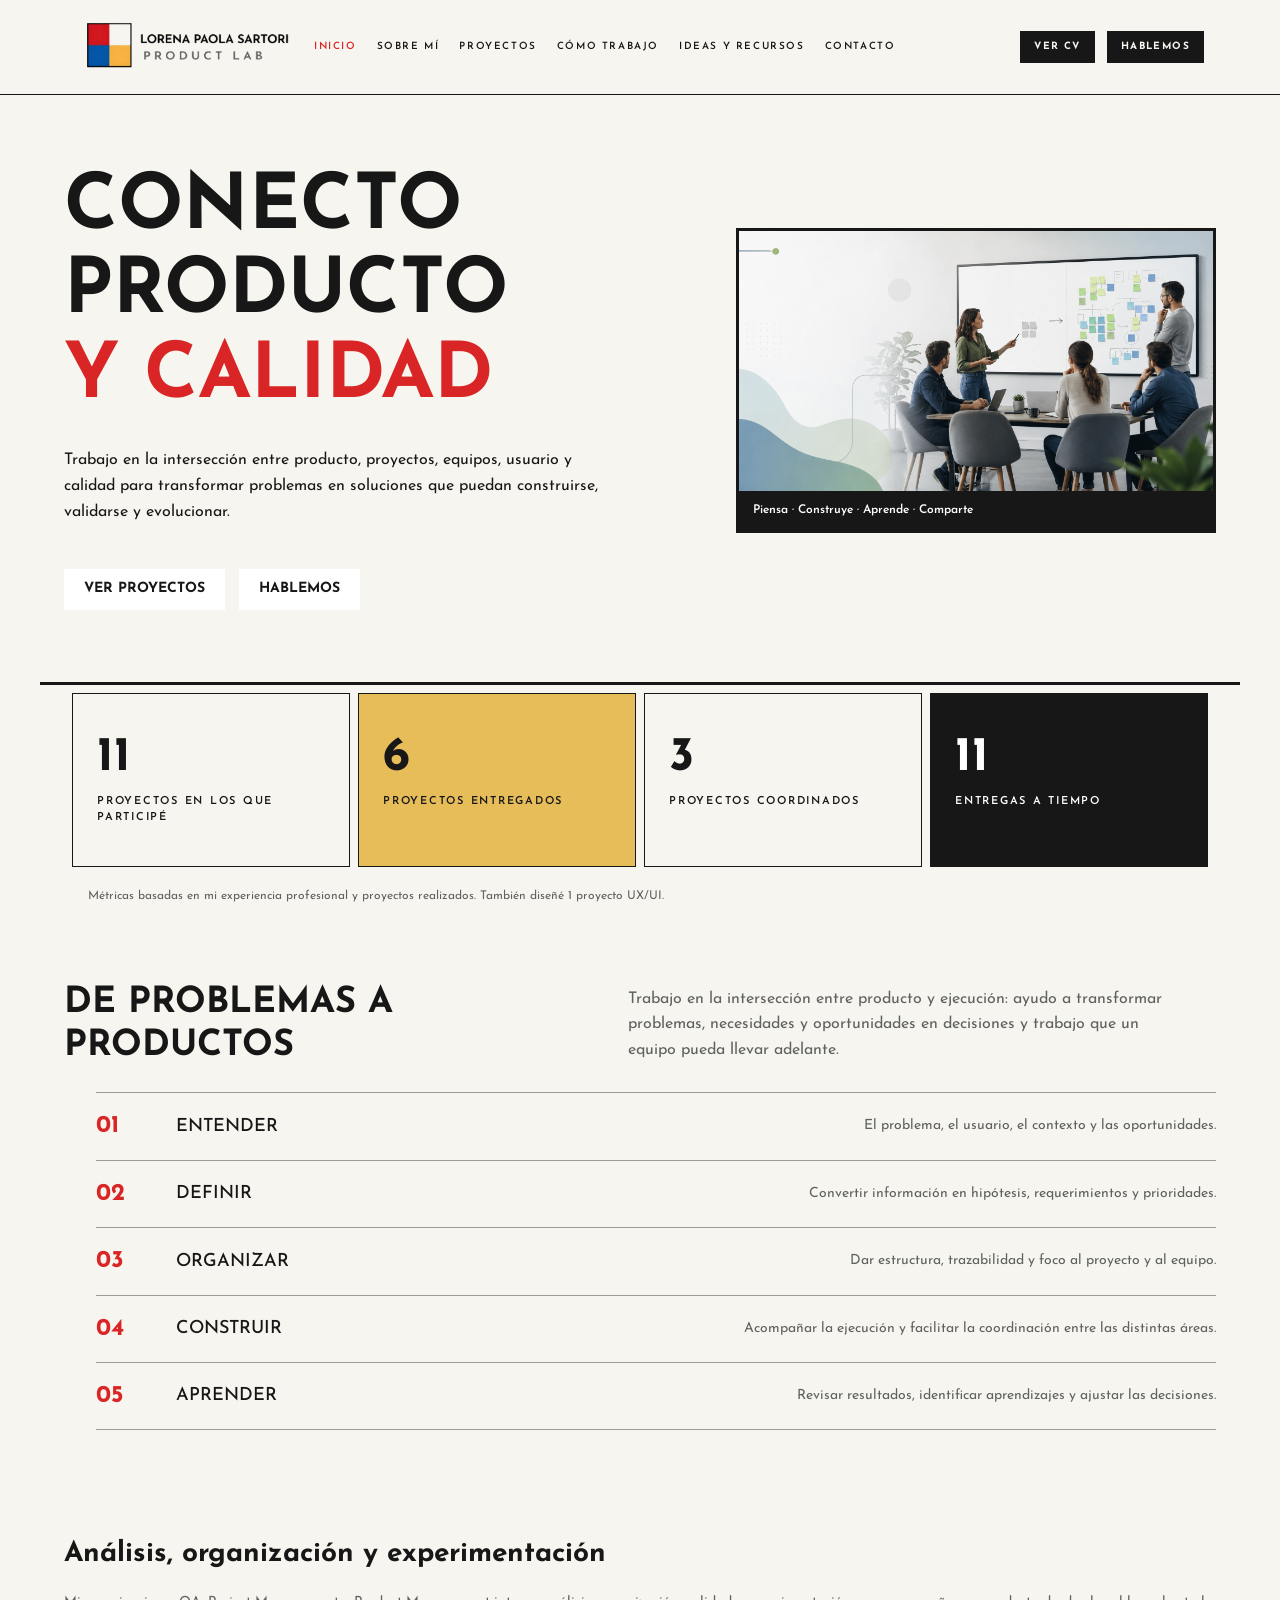
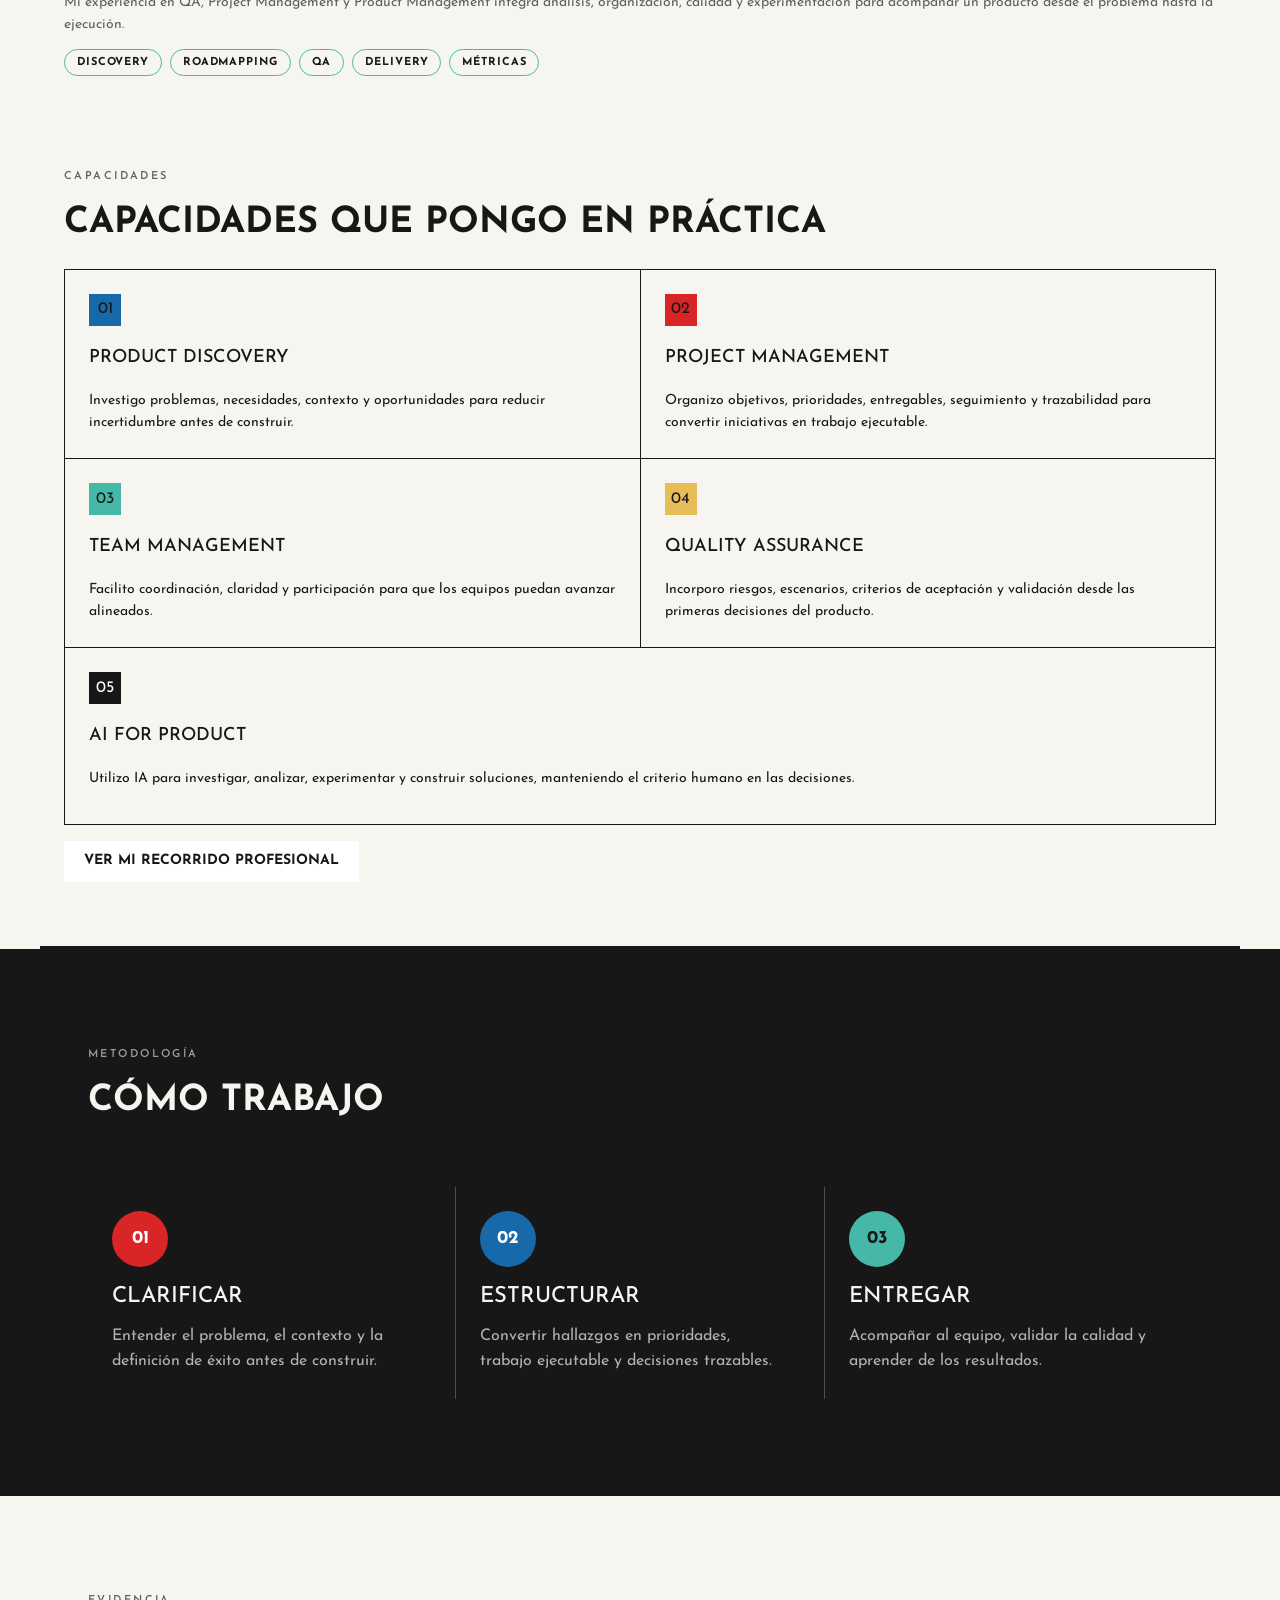
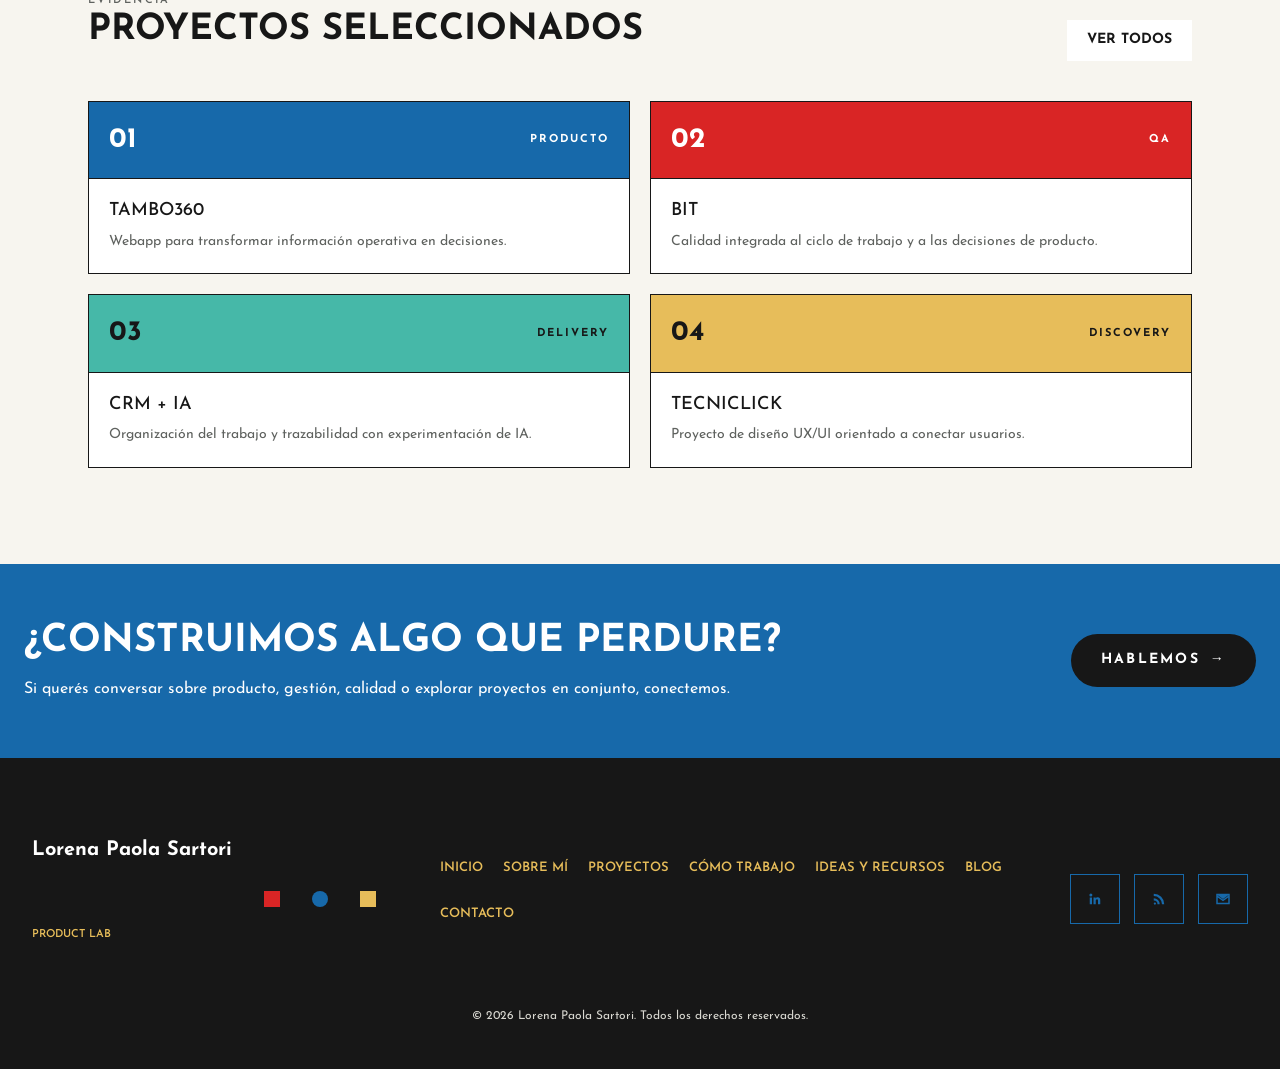
<file: index.html>
<!DOCTYPE html>
<html lang="es">

<head>
    <meta charset="UTF-8">
    <meta name="viewport" content="width=device-width, initial-scale=1.0">
    <meta name="description" content="Lorena Paola Sartori, Product Project Manager y ex QA. Experiencia en gestión de proyectos, producto digital, calidad y liderazgo de equipos.">
    <title>Product Project Manager | Lorena Paola Sartori — Gestión de producto y ex QA</title>

    <link href="https://cdn.jsdelivr.net/npm/bootstrap@5.3.3/dist/css/bootstrap.min.css" rel="stylesheet" integrity="sha384-QWTKZyjpPEjISv5WaRU9OFeRpok6YctnYmDr5pNlyT2bRjXh0JMhjY6hW+ALEwIH" crossorigin="anonymous">
    <link rel="preconnect" href="https://fonts.googleapis.com">
    <link rel="preconnect" href="https://fonts.gstatic.com" crossorigin>
    <link href="https://fonts.googleapis.com/css2?family=Josefin+Sans:ital,wght@0,100..700;1,100..700&display=swap" rel="stylesheet">
    <link href="https://unpkg.com/aos@2.3.4/dist/aos.css" rel="stylesheet">
    <link rel="stylesheet" href="./style/styles.css">
</head>

<body class="site-body home-page">
    <header class="site-header">
        <nav class="navbar navbar-expand-lg site-navbar" aria-label="Navegación principal">
            <div class="container-fluid site-navbar-inner">
                <a class="navbar-brand brand" href="./index.html" aria-label="Lorena Paola Sartori Product Lab">
                    <img class="brand-logo" src="./imagenes/logo-product-lab-lorena-paola-sartori.png" alt="Lorena Paola Sartori Product Lab">
                </a>
                <button class="navbar-toggler" type="button" data-bs-toggle="collapse" data-bs-target="#main-navigation" aria-controls="main-navigation" aria-expanded="false" aria-label="Abrir navegación"><span class="navbar-toggler-icon"></span></button>
                <div class="collapse navbar-collapse" id="main-navigation">
                    <ul class="navbar-nav nav-list me-auto mb-2 mb-lg-0">
                        <li class="nav-item"><a class="nav-link" href="./index.html" aria-current="page">Inicio</a></li>
                        <li class="nav-item"><a class="nav-link" href="./pages/sobre-mi.html">Sobre mí</a></li>
                        <li class="nav-item"><a class="nav-link" href="./pages/proyectos.html">Proyectos</a></li>
                        <li class="nav-item"><a class="nav-link" href="./pages/como-trabajo.html">Cómo trabajo</a></li>
                        <li class="nav-item"><a class="nav-link" href="./pages/ideas-recursos.html">Ideas y Recursos</a></li>
                        <li class="nav-item"><a class="nav-link" href="./pages/contacto.html">Contacto</a></li>
                    </ul>
                    <div class="header-actions"><a href="./documento/lorena-paola-sartori.pdf" class="header-action">Ver CV</a><a href="./pages/contacto.html" class="header-action">Hablemos</a></div>
                </div>
            </div>
        </nav>
    </header>
    <main class="site-main">

        <!-- HERO -->
        <section class="page-section hero-section" data-aos="fade-up">
            <div class="hero-content">
                <h1 class="page-title">Conecto<br>Producto<br><span class="highlight-red">y Calidad</span></h1>
                <p>Trabajo en la intersección entre producto, proyectos, equipos, usuario y calidad para transformar problemas en soluciones que puedan construirse, validarse y evolucionar.</p>
                <div class="hero-actions">
                    <a href="./pages/proyectos.html" class="header-action">Ver proyectos</a>
                    <a href="#contacto" class="header-action">Hablemos</a>
                </div>
            </div>
            <figure class="hero-image">
                <img src="./imagenes/equipo-colaborando-producto-digital.png" alt="Equipo de producto colaborando frente a un tablero con notas y diagramas">
                <figcaption class="metadata">Piensa · Construye · Aprende · Comparte</figcaption>
            </figure>
        </section>

        <!-- METRICAS DE EXPERIENCIA -->
        <section class="project-metrics" aria-label="Métricas de experiencia en proyectos" data-aos="fade-up">
            <div class="metrics-container">
                <article class="metric-item metric-neutral">
                    <strong>11</strong>
                    <span>Proyectos en los que participé</span>
                </article>
                <article class="metric-item metric-yellow">
                    <strong>6</strong>
                    <span>Proyectos entregados</span>
                </article>
                <article class="metric-item metric-neutral">
                    <strong>3</strong>
                    <span>Proyectos coordinados</span>
                </article>
                <article class="metric-item metric-black">
                    <strong>11</strong>
                    <span>Entregas a tiempo</span>
                </article>
            </div>
            <p class="metrics-note">Métricas basadas en mi experiencia profesional y proyectos realizados. También diseñé 1 proyecto UX/UI.</p>
        </section>

        <!-- COMO TRABAJO -->
        <section class="work-method-section" aria-labelledby="work-method-title" data-aos="fade-up">
            <div class="work-method-inner">
                <p class="eyebrow eyebrow-light">Metodología</p>
                <h2 id="work-method-title" class="section-title section-title-light">Cómo trabajo</h2>
                <div class="method-grid">
                    <article class="method-card"><span class="method-number method-red">01</span><h3>Clarificar</h3><p>Entender el problema, el contexto y la definición de éxito antes de construir.</p></article>
                    <article class="method-card"><span class="method-number method-blue">02</span><h3>Estructurar</h3><p>Convertir hallazgos en prioridades, trabajo ejecutable y decisiones trazables.</p></article>
                    <article class="method-card"><span class="method-number method-teal">03</span><h3>Entregar</h3><p>Acompañar al equipo, validar la calidad y aprender de los resultados.</p></article>
                </div>
            </div>
        </section>

        <!-- PROYECTOS SELECCIONADOS -->
        <section class="selected-projects-section" aria-labelledby="selected-projects-title" data-aos="fade-up">
            <div class="selected-projects-inner">
                <div class="section-heading-row">
                    <div><p class="eyebrow">Evidencia</p><h2 id="selected-projects-title" class="section-title">Proyectos seleccionados</h2></div>
                    <a href="./pages/proyectos.html#proyectos-destacados" class="header-action selected-projects-link">Ver todos</a>
                </div>
                <div class="selected-project-grid">
                    <a class="selected-project-card" href="./pages/proyectos.html#tambo360">
                        <span class="selected-project-band band-blue"><strong>01</strong><span>Producto</span></span>
                        <div class="selected-project-copy"><h3>Tambo360</h3><span>Webapp para transformar información operativa en decisiones.</span></div>
                    </a>
                    <a class="selected-project-card" href="./pages/proyectos.html#bit">
                        <span class="selected-project-band band-red"><strong>02</strong><span>QA</span></span>
                        <div class="selected-project-copy"><h3>BiT</h3><span>Calidad integrada al ciclo de trabajo y a las decisiones de producto.</span></div>
                    </a>
                    <a class="selected-project-card" href="./pages/proyectos.html#crm-ia">
                        <span class="selected-project-band band-teal"><strong>03</strong><span>Delivery</span></span>
                        <div class="selected-project-copy"><h3>CRM + IA</h3><span>Organización del trabajo y trazabilidad con experimentación de IA.</span></div>
                    </a>
                    <a class="selected-project-card" href="./pages/proyectos.html#tecniclick">
                        <span class="selected-project-band band-yellow"><strong>04</strong><span>Discovery</span></span>
                        <div class="selected-project-copy"><h3>Tecniclick</h3><span>Proyecto de diseño UX/UI orientado a conectar usuarios.</span></div>
                    </a>
                </div>
            </div>
        </section>

        <!-- DE PROBLEMAS A PRODUCTOS -->
        <section class="page-section problems-section" data-aos="fade-up">
            <div class="problems-intro">
                <h2 class="section-title">De problemas a productos</h2>
                <p>Trabajo en la intersección entre producto y ejecución: ayudo a transformar problemas, necesidades y oportunidades en decisiones y trabajo que un equipo pueda llevar adelante.</p>
            </div>

            <ul class="numbered-list">
                <li class="numbered-item">
                    <span class="number">01</span>
                    <div>
                        <h3>Entender</h3>
                        <p>El problema, el usuario, el contexto y las oportunidades.</p>
                    </div>
                </li>
                <li class="numbered-item">
                    <span class="number">02</span>
                    <div>
                        <h3>Definir</h3>
                        <p>Convertir información en hipótesis, requerimientos y prioridades.</p>
                    </div>
                </li>
                <li class="numbered-item">
                    <span class="number">03</span>
                    <div>
                        <h3>Organizar</h3>
                        <p>Dar estructura, trazabilidad y foco al proyecto y al equipo.</p>
                    </div>
                </li>
                <li class="numbered-item">
                    <span class="number">04</span>
                    <div>
                        <h3>Construir</h3>
                        <p>Acompañar la ejecución y facilitar la coordinación entre las distintas áreas.</p>
                    </div>
                </li>
                <li class="numbered-item">
                    <span class="number">05</span>
                    <div>
                        <h3>Aprender</h3>
                        <p>Revisar resultados, identificar aprendizajes y ajustar las decisiones.</p>
                    </div>
                </li>
            </ul>
        </section>

        <section class="page-section approach-summary-section" aria-labelledby="approach-summary-title" data-aos="fade-up">
            <h2 id="approach-summary-title">Análisis, organización y experimentación</h2>
            <p>Mi experiencia en QA, Project Management y Product Management integra análisis, organización, calidad y experimentación para acompañar un producto desde el problema hasta la ejecución.</p>
            <ul class="approach-tags" aria-label="Áreas de trabajo">
                <li>Discovery</li>
                <li>Roadmapping</li>
                <li>QA</li>
                <li>Delivery</li>
                <li>Métricas</li>
            </ul>
        </section>

        <!-- CAPACIDADES -->
        <section class="page-section capacities-section" data-aos="fade-up">
            <p class="eyebrow">Capacidades</p>
            <h2 class="section-title">Capacidades que pongo en práctica</h2>
            <div class="capacities-stage">
            <div class="capacities">
                <article class="capacity-card card-blue">
                    <span class="card-number">01</span>
                    <h3>Product Discovery</h3>
                    <p>Investigo problemas, necesidades, contexto y oportunidades para reducir incertidumbre antes de construir.</p>
                </article>

                <article class="capacity-card card-red">
                    <span class="card-number">02</span>
                    <h3>Project Management</h3>
                    <p>Organizo objetivos, prioridades, entregables, seguimiento y trazabilidad para convertir iniciativas en trabajo ejecutable.</p>
                </article>

                <article class="capacity-card card-teal">
                    <span class="card-number">03</span>
                    <h3>Team Management</h3>
                    <p>Facilito coordinación, claridad y participación para que los equipos puedan avanzar alineados.</p>
                </article>

                <article class="capacity-card card-yellow">
                    <span class="card-number">04</span>
                    <h3>Quality Assurance</h3>
                    <p>Incorporo riesgos, escenarios, criterios de aceptación y validación desde las primeras decisiones del producto.</p>
                </article>

                <article class="capacity-card card-black">
                    <span class="card-number">05</span>
                    <h3>AI for Product</h3>
                    <p>Utilizo IA para investigar, analizar, experimentar y construir soluciones, manteniendo el criterio humano en las decisiones.</p>
                </article>
            </div>
            </div>
            <p><a href="./pages/sobre-mi.html" class="header-action">Ver mi recorrido profesional</a></p>
        </section>

        <!-- CONTACTO -->
        <section id="contacto" class="page-section contact-section" data-aos="fade-up">
            <div class="contact-copy">
                <h2 class="section-title">¿Construimos algo que perdure?</h2>
                <p>Si querés conversar sobre producto, gestión, calidad o explorar proyectos en conjunto, conectemos.</p>
            </div>
            <a href="./pages/contacto.html" class="header-action contact-cta-link">Hablemos <span aria-hidden="true">→</span></a>
        </section>

    </main>

    <footer class="site-footer">
        <div class="footer-content">
            <p class="brand-name">Lorena Paola Sartori</p>
            <p class="brand-label">Product Lab</p>
            <div class="footer-decoration" aria-hidden="true">
                <span class="footer-decoration-square"></span>
                <span class="footer-decoration-circle"></span>
                <span class="footer-decoration-square"></span>
            </div>

            <nav class="site-nav" aria-label="Navegación secundaria">
                <ul class="footer-nav-list">
                    <li><a href="./index.html">Inicio</a></li>
                    <li><a href="./pages/sobre-mi.html">Sobre mí</a></li>
                    <li><a href="./pages/proyectos.html">Proyectos</a></li>
                    <li><a href="./pages/como-trabajo.html">Cómo trabajo</a></li>
                    <li><a href="./pages/ideas-recursos.html">Ideas y Recursos</a></li>
                    <li><a href="https://anonimus201990.blogspot.com/" target="_blank" rel="noopener noreferrer">Blog</a></li>
                    <li><a href="./pages/contacto.html">Contacto</a></li>
                </ul>
            </nav>

            <nav class="footer-socials" aria-label="Contacto">
                <a href="https://www.linkedin.com/in/lorena-paola-sartori-pm/" target="_blank" rel="noopener noreferrer" aria-label="LinkedIn">
                    <svg viewBox="0 0 24 24" aria-hidden="true"><path d="M6.5 8.5a2 2 0 1 0 0-4 2 2 0 0 0 0 4ZM5 10h3v9H5Zm5 0h2.9v1.2c.5-.8 1.4-1.4 2.8-1.4 2.8 0 3.3 1.8 3.3 4V19h-3v-4.6c0-1.1 0-2.1-1.3-2.1s-1.7 1-1.7 2V19h-3Z"/></svg>
                </a>
                <a href="https://anonimus201990.blogspot.com/" target="_blank" rel="noopener noreferrer" aria-label="Blog">
                    <svg viewBox="0 0 24 24" aria-hidden="true"><path d="M5 5v3a11 11 0 0 1 11 11h3A14 14 0 0 0 5 5Zm0 6v3a5 5 0 0 1 5 5h3a8 8 0 0 0-8-8Zm1.5 5.5a1.5 1.5 0 1 0 0 3 1.5 1.5 0 0 0 0-3Z"/></svg>
                </a>
                <a href="mailto:lorenapaolasartori.it@gmail.com" aria-label="Correo electrónico">
                    <svg viewBox="0 0 24 24" aria-hidden="true"><path d="M3 5h18v14H3Zm2 2v.5l7 5 7-5V7l-7 5Zm14 10V10l-7 5-7-5v7Z"/></svg>
                </a>
            </nav>
            <p class="footer-copy">© 2026 Lorena Paola Sartori. Todos los derechos reservados.</p>
        </div>
    </footer>

    <!-- Bootstrap JS -->
    <script src="https://cdn.jsdelivr.net/npm/bootstrap@5.3.3/dist/js/bootstrap.bundle.min.js" integrity="sha384-YvpcrYf0tY3lHB60NNkmXc5s9fDVZLESaAA55NDzOxhy9GkcIdslK1eN7N6jIeHz" crossorigin="anonymous"></script>
    <script src="https://unpkg.com/aos@2.3.4/dist/aos.js"></script>
    <script>
        AOS.init({
            duration: 500,
            once: true,
            offset: 48,
            disable: window.matchMedia('(prefers-reduced-motion: reduce)').matches
        });
    </script>

</body>

</html>
</file>
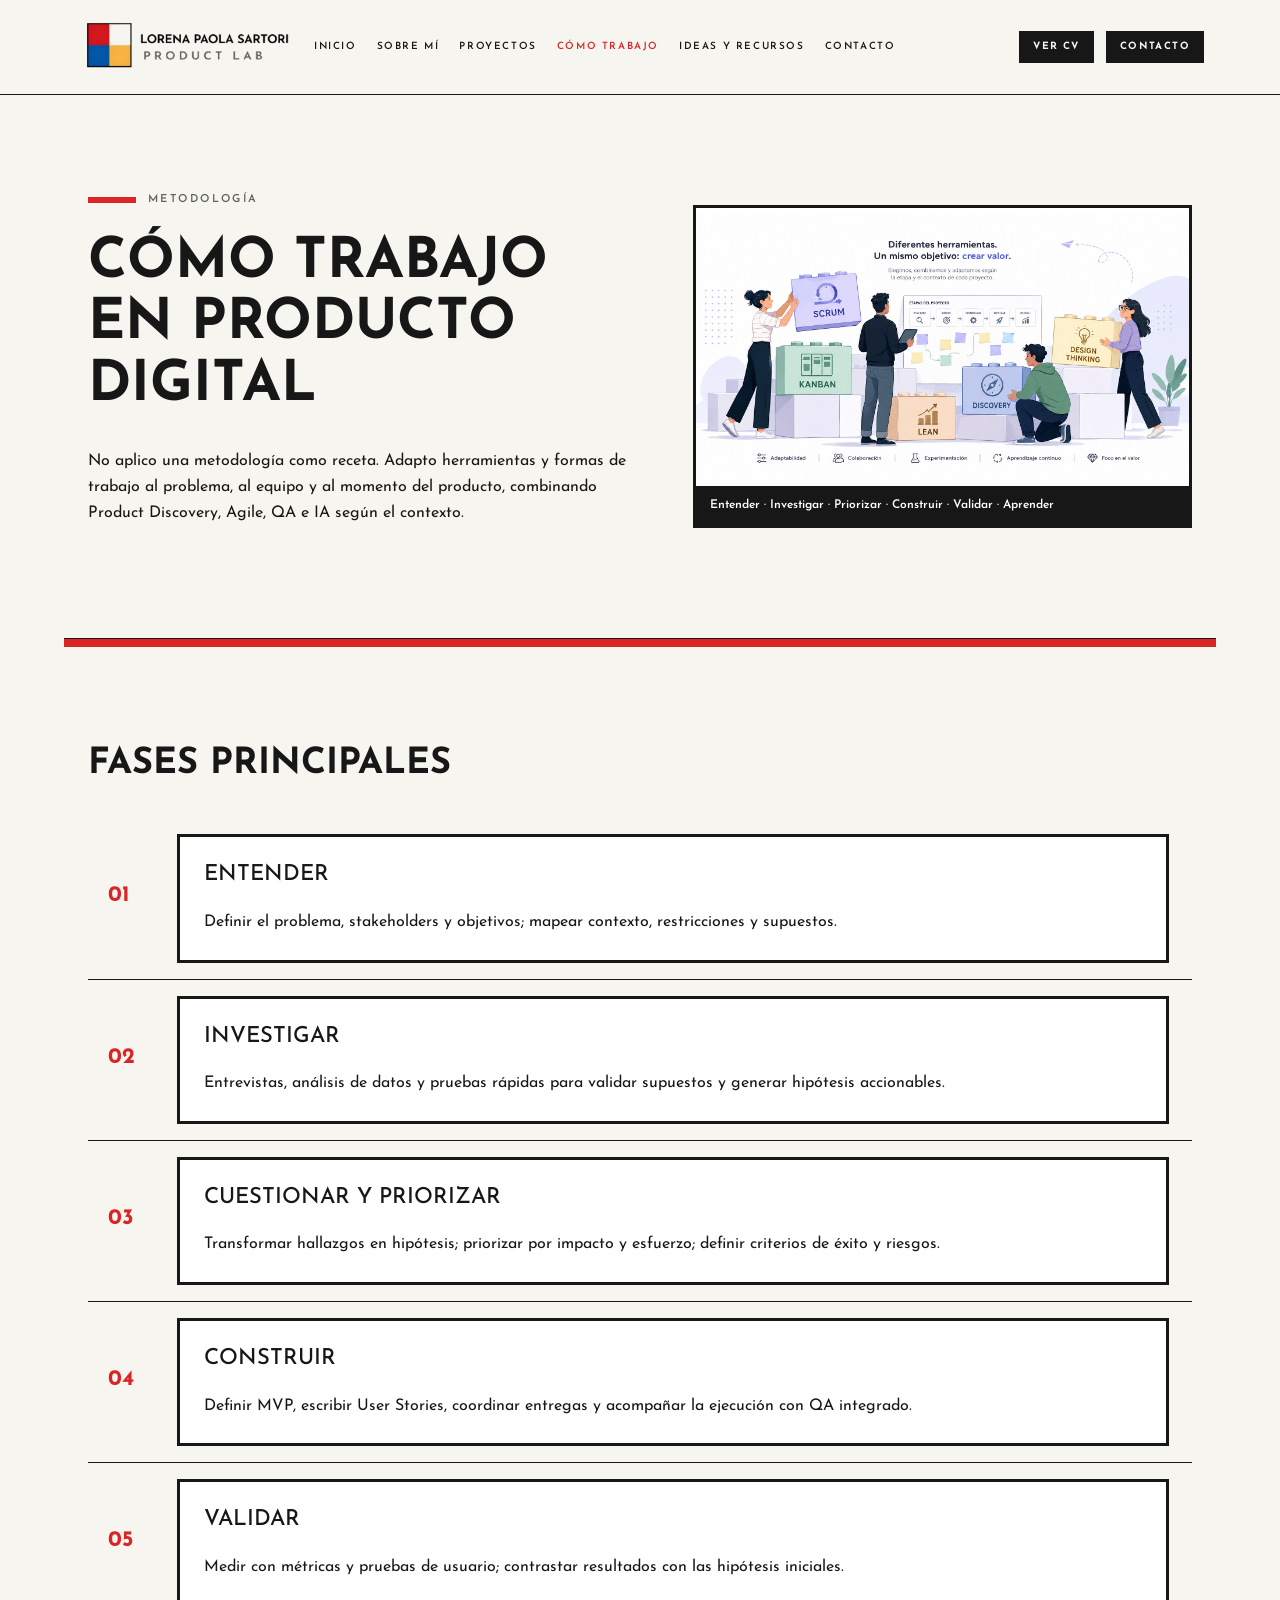
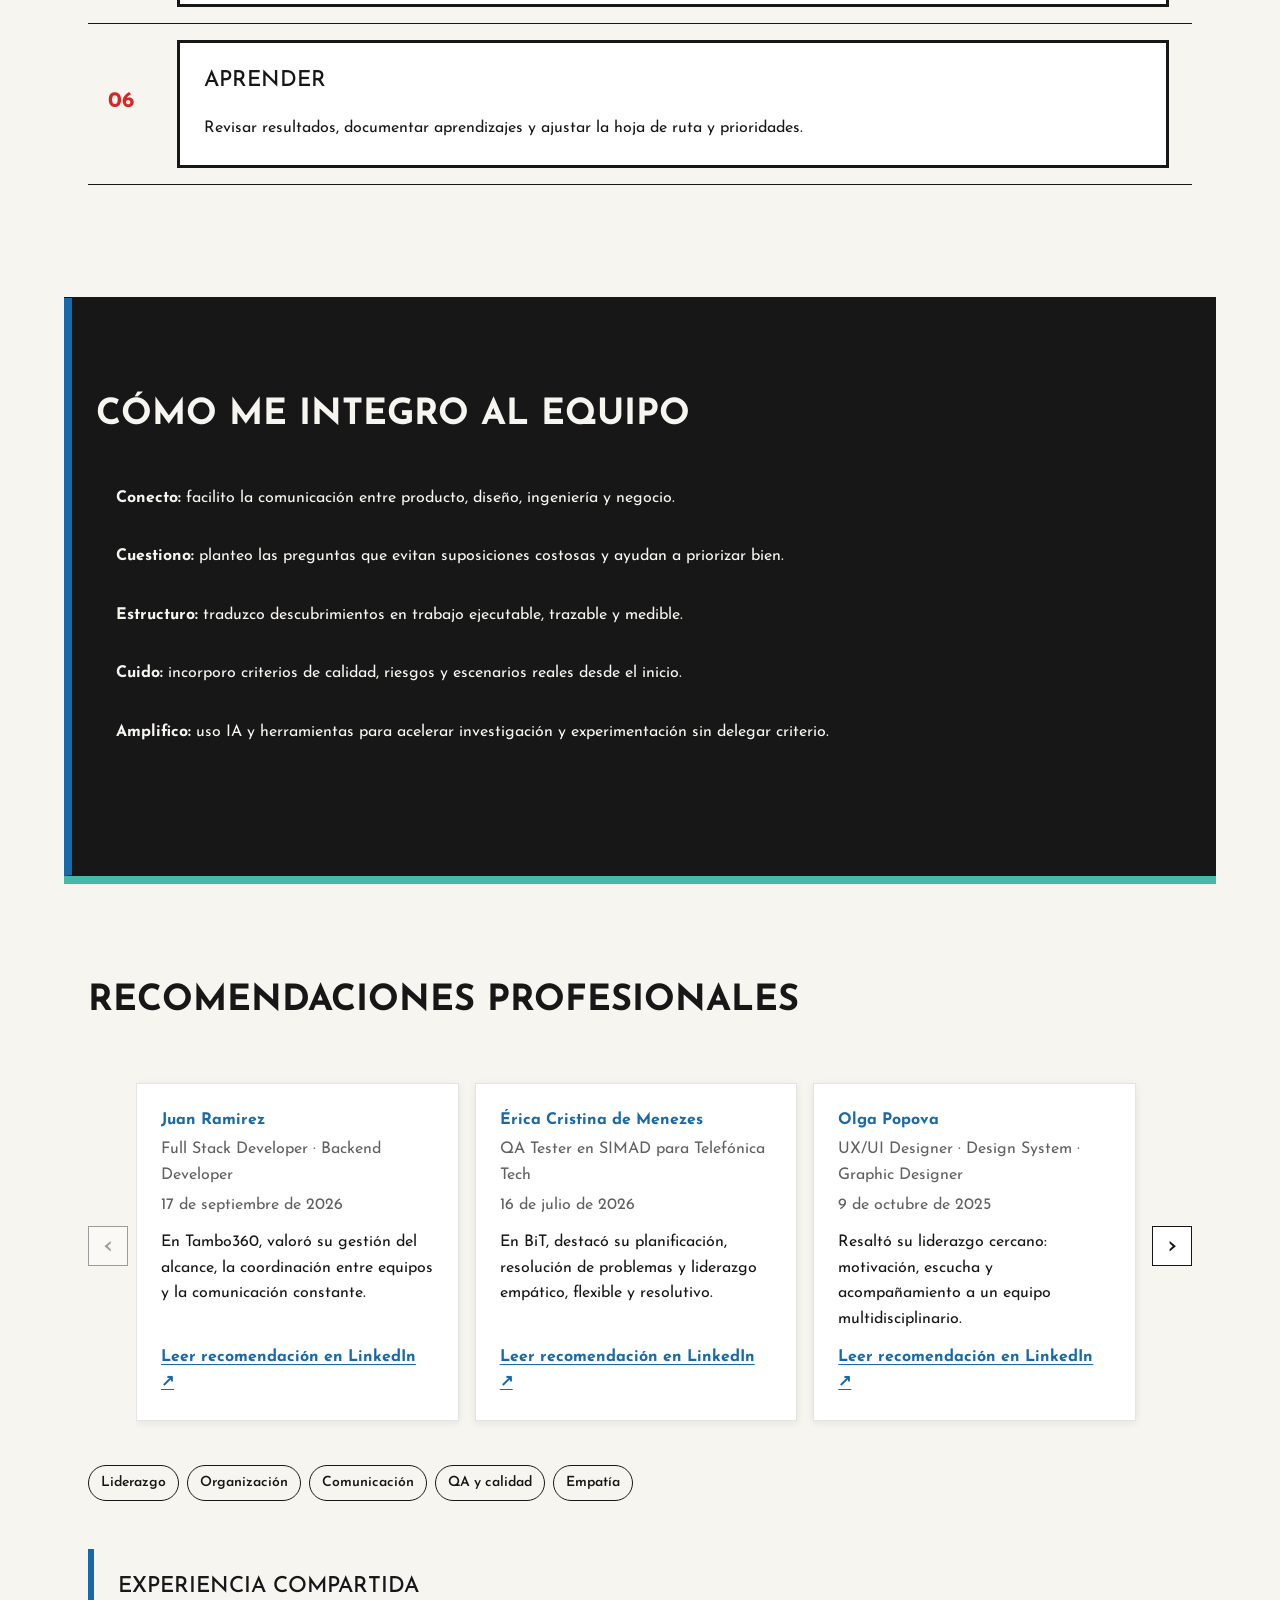
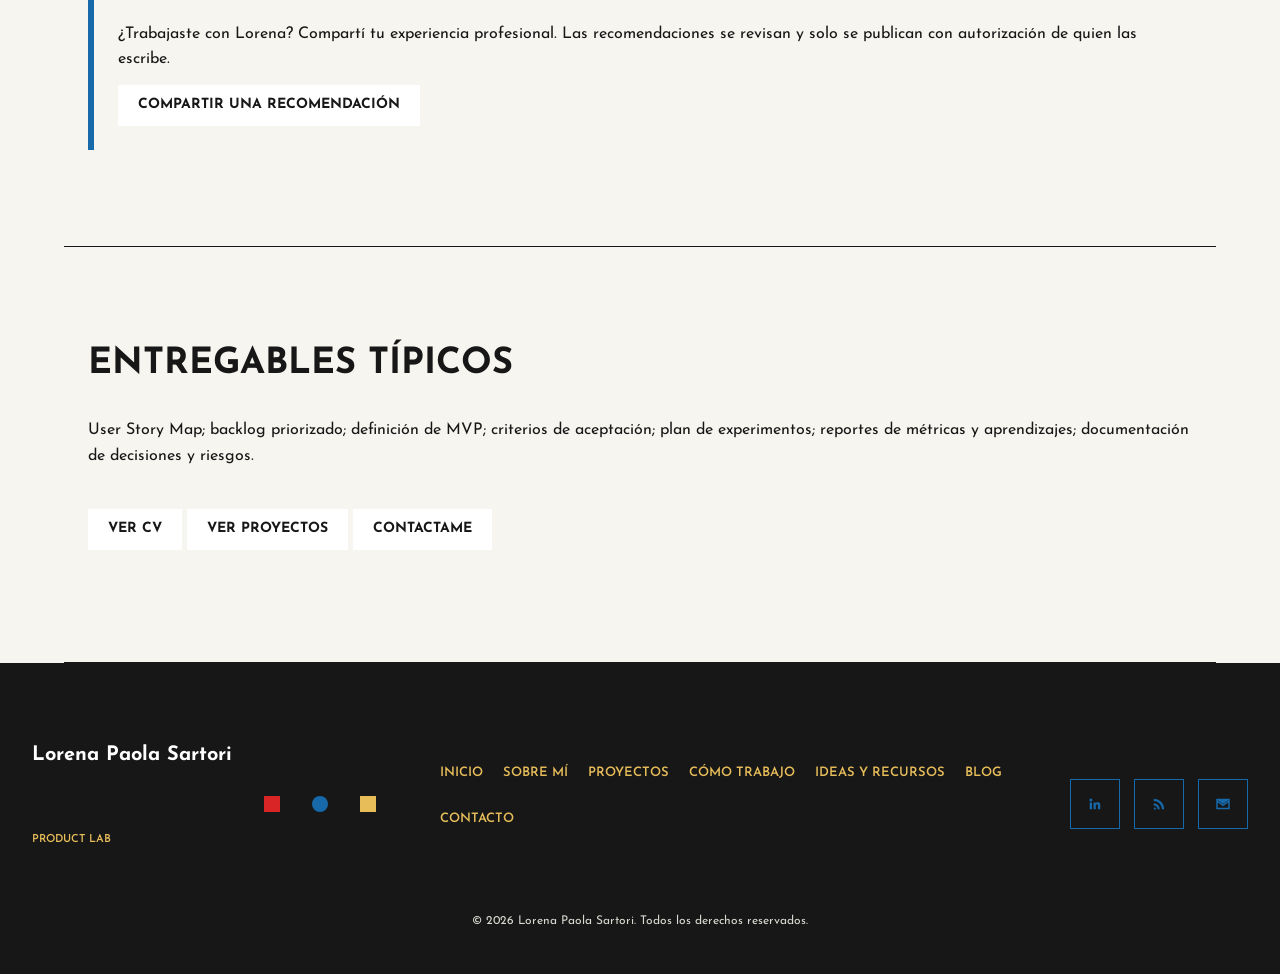
<file: pages/como-trabajo.html>
<!DOCTYPE html>
<html lang="es">
<head>
  <meta charset="UTF-8" />
  <meta name="viewport" content="width=device-width, initial-scale=1.0" />
  <meta name="description" content="Conocé cómo Lorena Paola Sartori combina Product Discovery, gestión ágil, QA y aprendizaje para acompañar equipos y productos digitales.">
  <title>Metodología de producto digital | Lorena Paola Sartori — Discovery y QA</title>

  <!-- Bootstrap -->
  <link href="https://cdn.jsdelivr.net/npm/bootstrap@5.3.3/dist/css/bootstrap.min.css" rel="stylesheet" integrity="sha384-QWTKZyjpPEjISv5WaRU9OFeRpok6YctnYmDr5pNlyT2bRjXh0JMhjY6hW+ALEwIH" crossorigin="anonymous">

  <!-- Google Fonts -->
  <link rel="preconnect" href="https://fonts.googleapis.com">
  <link rel="preconnect" href="https://fonts.gstatic.com" crossorigin>
  <link href="https://fonts.googleapis.com/css2?family=Josefin+Sans:ital,wght@0,100..700;1,100..700&display=swap" rel="stylesheet">

  <link href="https://unpkg.com/aos@2.3.4/dist/aos.css" rel="stylesheet">
  <!-- CSS externo -->
  <link rel="stylesheet" href="../style/styles.css">
</head>
<body class="site-body inner-page work-page">

  <header class="site-header">
    <nav class="navbar navbar-expand-lg site-navbar" aria-label="Navegación principal">
      <div class="container-fluid site-navbar-inner">
        <a class="navbar-brand brand" href="../index.html" aria-label="Lorena Paola Sartori Product Lab">
          <img class="brand-logo" src="../imagenes/logo-product-lab-lorena-paola-sartori.png" alt="Lorena Paola Sartori Product Lab">
        </a>
        <button class="navbar-toggler" type="button" data-bs-toggle="collapse" data-bs-target="#work-navigation" aria-controls="work-navigation" aria-expanded="false" aria-label="Abrir navegación">
          <span class="navbar-toggler-icon"></span>
        </button>
        <div class="collapse navbar-collapse" id="work-navigation">
          <ul class="navbar-nav nav-list me-auto mb-2 mb-lg-0">
            <li class="nav-item"><a class="nav-link" href="../index.html">Inicio</a></li>
            <li class="nav-item"><a class="nav-link" href="./sobre-mi.html">Sobre mí</a></li>
            <li class="nav-item"><a class="nav-link" href="./proyectos.html">Proyectos</a></li>
            <li class="nav-item"><a class="nav-link" href="./como-trabajo.html" aria-current="page">Cómo trabajo</a></li>
            <li class="nav-item"><a class="nav-link" href="./ideas-recursos.html">Ideas y Recursos</a></li>
            <li class="nav-item"><a class="nav-link" href="./contacto.html">Contacto</a></li>
          </ul>
          <div class="header-actions">
            <a href="../documento/lorena-paola-sartori.pdf" class="header-action">Ver CV</a>
            <a href="../index.html#contacto" class="header-action">Contacto</a>
          </div>
        </div>
      </div>
    </nav>
  </header>

  <main class="site-main">

    <section class="page-section work-hero" data-aos="fade-up">
      <p class="eyebrow"><span></span>Metodología</p>
      <h1 class="page-title">Cómo trabajo en producto digital</h1>
      <p>
        No aplico una metodología como receta. Adapto herramientas y formas de trabajo al problema,
        al equipo y al momento del producto, combinando Product Discovery, Agile, QA e IA según el contexto.
      </p>
      <figure>
        <img
          src="../imagenes/metodologia-producto-digital.png"
          alt="Diagrama del flujo de trabajo: entender, investigar, priorizar, construir, validar, aprender"
        />
        <figcaption class="metadata">Entender · Investigar · Priorizar · Construir · Validar · Aprender</figcaption>
      </figure>
    </section>

    <section class="page-section" data-aos="fade-up">
      <h2 class="section-title">Fases principales</h2>

      <ol>
        <li>
          <article class="project-card">
            <h3>Entender</h3>
            <p>Definir el problema, stakeholders y objetivos; mapear contexto, restricciones y supuestos.</p>
          </article>
        </li>
        <li>
          <article class="project-card">
            <h3>Investigar</h3>
            <p>Entrevistas, análisis de datos y pruebas rápidas para validar supuestos y generar hipótesis accionables.</p>
          </article>
        </li>
        <li>
          <article class="project-card">
            <h3>Cuestionar y priorizar</h3>
            <p>Transformar hallazgos en hipótesis; priorizar por impacto y esfuerzo; definir criterios de éxito y riesgos.</p>
          </article>
        </li>
        <li>
          <article class="project-card">
            <h3>Construir</h3>
            <p>Definir MVP, escribir User Stories, coordinar entregas y acompañar la ejecución con QA integrado.</p>
          </article>
        </li>
        <li>
          <article class="project-card">
            <h3>Validar</h3>
            <p>Medir con métricas y pruebas de usuario; contrastar resultados con las hipótesis iniciales.</p>
          </article>
        </li>
        <li>
          <article class="project-card">
            <h3>Aprender</h3>
            <p>Revisar resultados, documentar aprendizajes y ajustar la hoja de ruta y prioridades.</p>
          </article>
        </li>
      </ol>
    </section>

    <section class="page-section" data-aos="fade-up">
      <h2 class="section-title">Cómo me integro al equipo</h2>

      <ul>
        <li><strong>Conecto:</strong> facilito la comunicación entre producto, diseño, ingeniería y negocio.</li>
        <li><strong>Cuestiono:</strong> planteo las preguntas que evitan suposiciones costosas y ayudan a priorizar bien.</li>
        <li><strong>Estructuro:</strong> traduzco descubrimientos en trabajo ejecutable, trazable y medible.</li>
        <li><strong>Cuido:</strong> incorporo criterios de calidad, riesgos y escenarios reales desde el inicio.</li>
        <li><strong>Amplifico:</strong> uso IA y herramientas para acelerar investigación y experimentación sin delegar criterio.</li>
      </ul>
    </section>

    <section id="recomendaciones" class="page-section recommendations-section" aria-labelledby="recommendations-title">
      <h2 id="recommendations-title" class="section-title">Recomendaciones profesionales</h2>
      <div class="recommendations-carousel" role="region" aria-roledescription="carrusel" aria-label="13 recomendaciones profesionales de LinkedIn">
        <button class="recommendation-control" type="button" data-recommendation-prev aria-label="Ver recomendaciones anteriores" disabled><span aria-hidden="true">‹</span></button>
        <div class="recommendations-track" tabindex="0" aria-label="Carrusel de recomendaciones. También podés desplazarte horizontalmente.">
          <a class="project-card recommendation-slide" aria-roledescription="diapositiva" aria-label="Recomendaci&oacute;n 1 de 13: Juan Ramirez. Abrir en LinkedIn." href="https://www.linkedin.com/in/lorena-paola-sartori-pm/details/recommendations/?detailScreenTabIndex=0#:~:text=Tuve%20la%20oportunidad%20de%20que%20Lorena%20me%20supervisara%20como%20Project%20Manager%20en%20Tambo360" target="_blank" rel="noopener noreferrer nofollow">
            <span class="recommendation-author"><strong>Juan Ramirez</strong><span>Full Stack Developer &middot; Backend Developer</span><time datetime="2026-09-17">17 de septiembre de 2026</time></span>
            <span class="recommendation-summary">En Tambo360, valor&oacute; su gesti&oacute;n del alcance, la coordinaci&oacute;n entre equipos y la comunicaci&oacute;n constante.</span>
            <span class="recommendation-card-action">Leer recomendaci&oacute;n en LinkedIn <span aria-hidden="true">&#8599;</span></span>
          </a>
          <a class="project-card recommendation-slide" aria-roledescription="diapositiva" aria-label="Recomendaci&oacute;n 2 de 13: &Eacute;rica Cristina de Menezes. Abrir en LinkedIn." href="https://www.linkedin.com/in/lorena-paola-sartori-pm/details/recommendations/?detailScreenTabIndex=0#:~:text=Lorena%20es%20una%20PM%20extraordinaria%20con%20la%20que%20tuve%20la%20gran%20suerte%20de%20colaborar%20en%20el%20proyecto%20BiT" target="_blank" rel="noopener noreferrer nofollow">
            <span class="recommendation-author"><strong>&Eacute;rica Cristina de Menezes</strong><span>QA Tester en SIMAD para Telef&oacute;nica Tech</span><time datetime="2026-07-16">16 de julio de 2026</time></span>
            <span class="recommendation-summary">En BiT, destac&oacute; su planificaci&oacute;n, resoluci&oacute;n de problemas y liderazgo emp&aacute;tico, flexible y resolutivo.</span>
            <span class="recommendation-card-action">Leer recomendaci&oacute;n en LinkedIn <span aria-hidden="true">&#8599;</span></span>
          </a>
          <a class="project-card recommendation-slide" aria-roledescription="diapositiva" aria-label="Recomendaci&oacute;n 3 de 13: Olga Popova. Abrir en LinkedIn." href="https://www.linkedin.com/in/lorena-paola-sartori-pm/details/recommendations/?detailScreenTabIndex=0#:~:text=el%20proyecto%20organizado%20por%20Foo%20Talent" target="_blank" rel="noopener noreferrer nofollow">
            <span class="recommendation-author"><strong>Olga Popova</strong><span>UX/UI Designer &middot; Design System &middot; Graphic Designer</span><time datetime="2025-10-09">9 de octubre de 2025</time></span>
            <span class="recommendation-summary">Resalt&oacute; su liderazgo cercano: motivaci&oacute;n, escucha y acompa&ntilde;amiento a un equipo multidisciplinario.</span>
            <span class="recommendation-card-action">Leer recomendaci&oacute;n en LinkedIn <span aria-hidden="true">&#8599;</span></span>
          </a>
          <a class="project-card recommendation-slide" aria-roledescription="diapositiva" aria-label="Recomendaci&oacute;n 4 de 13: Luciano Oroquieta Merlino. Abrir en LinkedIn." href="https://www.linkedin.com/in/lorena-paola-sartori-pm/details/recommendations/?detailScreenTabIndex=0#:~:text=Tuve%20la%20oportunidad%20de%20trabajar%20con%20Lorena%20como%20Project%20Manager" target="_blank" rel="noopener noreferrer nofollow">
            <span class="recommendation-author"><strong>Luciano Oroquieta Merlino</strong><span>AI Engineer &middot; AI Agents &amp; Orchestration &middot; Automation Engineer</span><time datetime="2025-09-15">15 de septiembre de 2025</time></span>
            <span class="recommendation-summary">Destac&oacute; su organizaci&oacute;n, comunicaci&oacute;n clara y capacidad para anticipar problemas y coordinar &aacute;reas.</span>
            <span class="recommendation-card-action">Leer recomendaci&oacute;n en LinkedIn <span aria-hidden="true">&#8599;</span></span>
          </a>
          <a class="project-card recommendation-slide" aria-roledescription="diapositiva" aria-label="Recomendaci&oacute;n 5 de 13: Lucero Rey. Abrir en LinkedIn." href="https://www.linkedin.com/in/lorena-paola-sartori-pm/details/recommendations/?detailScreenTabIndex=0#:~:text=Trabaje%20con%20Lorena%20ella%20era%20la%20Project%20Manager" target="_blank" rel="noopener noreferrer nofollow">
            <span class="recommendation-author"><strong>Lucero Rey</strong><span>Dise&ntilde;o visual &middot; Branding &middot; Figma &middot; Interfaces digitales</span><time datetime="2025-06-03">3 de junio de 2025</time></span>
            <span class="recommendation-summary">Reconoci&oacute; su empat&iacute;a y capacidad para alinear al equipo, escuchar y resolver imprevistos.</span>
            <span class="recommendation-card-action">Leer recomendaci&oacute;n en LinkedIn <span aria-hidden="true">&#8599;</span></span>
          </a>
          <a class="project-card recommendation-slide" aria-roledescription="diapositiva" aria-label="Recomendaci&oacute;n 6 de 13: Mikhail Ivan Garcilano. Abrir en LinkedIn." href="https://www.linkedin.com/in/lorena-paola-sartori-pm/details/recommendations/?detailScreenTabIndex=0#:~:text=Tuve%20el%20placer%20de%20trabajar%20con%20Lorena%20en%20un%20proyecto%20desafiante" target="_blank" rel="noopener noreferrer nofollow">
            <span class="recommendation-author"><strong>Mikhail Ivan Garcilano</strong><span>QA Engineer &middot; Manual &amp; Automation Testing &middot; API Testing</span><time datetime="2025-05-19">19 de mayo de 2025</time></span>
            <span class="recommendation-summary">Valor&oacute; su liderazgo, comunicaci&oacute;n emp&aacute;tica y compromiso con la calidad en la coordinaci&oacute;n del proyecto.</span>
            <span class="recommendation-card-action">Leer recomendaci&oacute;n en LinkedIn <span aria-hidden="true">&#8599;</span></span>
          </a>
          <a class="project-card recommendation-slide" aria-roledescription="diapositiva" aria-label="Recomendaci&oacute;n 7 de 13: Edgardo (Pino) Martinez Herbut. Abrir en LinkedIn." href="https://www.linkedin.com/in/lorena-paola-sartori-pm/details/recommendations/?detailScreenTabIndex=0#:~:text=I%20had%20the%20pleasure%20of%20working%20alongside%20Lorena%20for%20several%20years" target="_blank" rel="noopener noreferrer nofollow">
            <span class="recommendation-author"><strong>Edgardo (Pino) Martinez Herbut</strong><span>Senior QA Engineer &middot; Quality Assurance &middot; Manual QA</span><time datetime="2025-03-13">13 de marzo de 2025</time></span>
            <span class="recommendation-summary">Como QA Lead, destac&oacute; su proactividad, colaboraci&oacute;n, experiencia en QA manual y mejora continua.</span>
            <span class="recommendation-card-action">Leer recomendaci&oacute;n en LinkedIn <span aria-hidden="true">&#8599;</span></span>
          </a>
          <a class="project-card recommendation-slide" aria-roledescription="diapositiva" aria-label="Recomendaci&oacute;n 8 de 13: Roc&iacute;o Oran&iacute;as. Abrir en LinkedIn." href="https://www.linkedin.com/in/lorena-paola-sartori-pm/details/recommendations/?detailScreenTabIndex=0#:~:text=Lorena%20ha%20sido%20una%20profesional%20con%20gran%20capacidad%20de%20aprendizaje" target="_blank" rel="noopener noreferrer nofollow">
            <span class="recommendation-author"><strong>Roc&iacute;o Oran&iacute;as</strong><span>Scrum Master &middot; QA Engineer &middot; Business Analyst</span><time datetime="2025-03-10">10 de marzo de 2025</time></span>
            <span class="recommendation-summary">Resalt&oacute; su aprendizaje, organizaci&oacute;n y liderazgo para impulsar resultados del equipo.</span>
            <span class="recommendation-card-action">Leer recomendaci&oacute;n en LinkedIn <span aria-hidden="true">&#8599;</span></span>
          </a>
          <a class="project-card recommendation-slide" aria-roledescription="diapositiva" aria-label="Recomendaci&oacute;n 9 de 13: Patricia Skroche. Abrir en LinkedIn." href="https://www.linkedin.com/in/lorena-paola-sartori-pm/details/recommendations/?detailScreenTabIndex=0#:~:text=I%20had%20the%20great%20opportunity%20to%20collaborate%20with%20Lorena%20while%20I%20was%20leading%20a%20project" target="_blank" rel="noopener noreferrer nofollow">
            <span class="recommendation-author"><strong>Patricia Skroche</strong><span>Leading Digital Transformation &middot; Technology, People &amp; Agility</span><time datetime="2025-03-05">5 de marzo de 2025</time></span>
            <span class="recommendation-summary">Destac&oacute; su aporte en QA, compromiso, adaptaci&oacute;n a desaf&iacute;os y colaboraci&oacute;n en equipos &aacute;giles.</span>
            <span class="recommendation-card-action">Leer recomendaci&oacute;n en LinkedIn <span aria-hidden="true">&#8599;</span></span>
          </a>
          <a class="project-card recommendation-slide" aria-roledescription="diapositiva" aria-label="Recomendaci&oacute;n 10 de 13: Rolando Penaranda. Abrir en LinkedIn." href="https://www.linkedin.com/in/lorena-paola-sartori-pm/details/recommendations/?detailScreenTabIndex=0#:~:text=Trabajar%20con%20Lorena%20fue%20una%20grata%20experiencia" target="_blank" rel="noopener noreferrer nofollow">
            <span class="recommendation-author"><strong>Rolando Penaranda</strong><span>Project Manager en Oak Tree Property Group</span><time datetime="2025-02-18">18 de febrero de 2025</time></span>
            <span class="recommendation-summary">Valor&oacute; su comunicaci&oacute;n, criterio t&eacute;cnico, empat&iacute;a y mirada anal&iacute;tica orientada al bien com&uacute;n.</span>
            <span class="recommendation-card-action">Leer recomendaci&oacute;n en LinkedIn <span aria-hidden="true">&#8599;</span></span>
          </a>
          <a class="project-card recommendation-slide" aria-roledescription="diapositiva" aria-label="Recomendaci&oacute;n 11 de 13: Sergio Andr&eacute;s Iba&ntilde;ez Kautsch. Abrir en LinkedIn." href="https://www.linkedin.com/in/lorena-paola-sartori-pm/details/recommendations/?detailScreenTabIndex=0#:~:text=Lorena%20has%20great%20testing%20cool%20and%20good%20attention%20to%20detail" target="_blank" rel="noopener noreferrer nofollow">
            <span class="recommendation-author"><strong>Sergio Andr&eacute;s Iba&ntilde;ez Kautsch</strong><span>Senior iOS Developer &amp; Project Manager en Blue Trail Software</span><time datetime="2025-02-18">18 de febrero de 2025</time></span>
            <span class="recommendation-summary">Destac&oacute; su testing, atenci&oacute;n al detalle y claridad al comunicar ideas y requisitos.</span>
            <span class="recommendation-card-action">Leer recomendaci&oacute;n en LinkedIn <span aria-hidden="true">&#8599;</span></span>
          </a>
          <a class="project-card recommendation-slide" aria-roledescription="diapositiva" aria-label="Recomendaci&oacute;n 12 de 13: Sasha Sawosz. Abrir en LinkedIn." href="https://www.linkedin.com/in/lorena-paola-sartori-pm/details/recommendations/?detailScreenTabIndex=0#:~:text=Trabaje%20junto%20con%20Lorena%20en%20un%20proyecto%20durante%20varias%20semanas" target="_blank" rel="noopener noreferrer nofollow">
            <span class="recommendation-author"><strong>Sasha Sawosz</strong><span>Dise&ntilde;ador UX/UI en Investors</span><time datetime="2025-02-18">18 de febrero de 2025</time></span>
            <span class="recommendation-summary">Como team leader, aport&oacute; gu&iacute;a, claridad y motivaci&oacute;n para alcanzar objetivos comunes.</span>
            <span class="recommendation-card-action">Leer recomendaci&oacute;n en LinkedIn <span aria-hidden="true">&#8599;</span></span>
          </a>
          <a class="project-card recommendation-slide" aria-roledescription="diapositiva" aria-label="Recomendaci&oacute;n 13 de 13: Kelly Johana Salda&ntilde;a Betancur. Abrir en LinkedIn." href="https://www.linkedin.com/in/lorena-paola-sartori-pm/details/recommendations/?detailScreenTabIndex=0#:~:text=Tuve%20la%20oportunidad%20de%20trabajar%20con%20Lorena%20en%20VocalTech%2C%20un%20proyecto%20de%20NoCountry" target="_blank" rel="noopener noreferrer nofollow">
            <span class="recommendation-author"><strong>Kelly Johana Salda&ntilde;a Betancur</strong><span>Desarrolladora Frontend Jr. &middot; UX Designer &middot; Web Developer</span><time datetime="2025-02-17">17 de febrero de 2025</time></span>
            <span class="recommendation-summary">En VocalTech (NoCountry), destac&oacute; su gu&iacute;a como Team Leader y aporte en QA y calidad.</span>
            <span class="recommendation-card-action">Leer recomendaci&oacute;n en LinkedIn <span aria-hidden="true">&#8599;</span></span>
          </a>
        </div>
        <button class="recommendation-control" type="button" data-recommendation-next aria-label="Ver recomendaciones siguientes"><span aria-hidden="true">›</span></button>
      </div>
      <div class="recommendation-keywords" aria-label="Cinco temas presentes en las recomendaciones">
        <span>Liderazgo</span><span>Organizaci&oacute;n</span><span>Comunicaci&oacute;n</span><span>QA y calidad</span><span>Empat&iacute;a</span>
      </div>
      <aside class="recommendation-invitation" aria-labelledby="recommendation-invitation-title">
        <h3 id="recommendation-invitation-title">Experiencia compartida</h3>
        <p>¿Trabajaste con Lorena? Compartí tu experiencia profesional. Las recomendaciones se revisan y solo se publican con autorización de quien las escribe.</p>
        <a class="header-action" href="mailto:lorenapaolasartori.it@gmail.com?subject=Experiencia%20de%20trabajo%20con%20Lorena&amp;body=Contame%20sobre%20el%20proyecto%20en%20el%20que%20trabajamos%2C%20mi%20rol%20y%20tu%20experiencia.">Compartir una recomendación</a>
      </aside>
    </section>

    <section class="page-section deliverables-section" data-aos="fade-up">
      <h2 class="section-title">Entregables típicos</h2>

      <p>
        User Story Map; backlog priorizado; definición de MVP; criterios de aceptación; plan de experimentos;
        reportes de métricas y aprendizajes; documentación de decisiones y riesgos.
      </p>

      <p>
        <!-- Ajuste 1: nombre de archivo sin espacios -->
        <a href="../documento/lorena-paola-sartori.pdf" class="header-action">Ver CV</a>
        <a href="./proyectos.html" class="header-action">Ver proyectos</a>
        <a href="../index.html#contacto" class="header-action">Contactame</a>
      </p>
    </section>

  </main>

  <footer class="site-footer">
    <div class="footer-content">
      <p class="brand-name">Lorena Paola Sartori</p>
      <p class="brand-label">Product Lab</p>
      <div class="footer-decoration" aria-hidden="true">
        <span class="footer-decoration-square"></span>
        <span class="footer-decoration-circle"></span>
        <span class="footer-decoration-square"></span>
      </div>

      <nav class="site-nav" aria-label="Navegación secundaria">
        <ul class="footer-nav-list">
          <li><a href="../index.html">Inicio</a></li>
          <li><a href="./sobre-mi.html">Sobre mí</a></li>
          <li><a href="./proyectos.html">Proyectos</a></li>
          <li><a href="./como-trabajo.html">Cómo trabajo</a></li>
          <li><a href="./ideas-recursos.html">Ideas y Recursos</a></li>
          <li><a href="https://anonimus201990.blogspot.com/" target="_blank" rel="noopener noreferrer">Blog</a></li>
          <li><a href="./contacto.html">Contacto</a></li>
        </ul>
      </nav>

      <nav class="footer-socials" aria-label="Contacto">
        <a href="https://www.linkedin.com/in/lorena-paola-sartori-pm/" target="_blank" rel="noopener noreferrer" aria-label="LinkedIn">
          <svg viewBox="0 0 24 24" aria-hidden="true"><path d="M6.5 8.5a2 2 0 1 0 0-4 2 2 0 0 0 0 4ZM5 10h3v9H5Zm5 0h2.9v1.2c.5-.8 1.4-1.4 2.8-1.4 2.8 0 3.3 1.8 3.3 4V19h-3v-4.6c0-1.1 0-2.1-1.3-2.1s-1.7 1-1.7 2V19h-3Z"/></svg>
        </a>
        <a href="https://anonimus201990.blogspot.com/" target="_blank" rel="noopener noreferrer" aria-label="Blog">
          <svg viewBox="0 0 24 24" aria-hidden="true"><path d="M5 5v3a11 11 0 0 1 11 11h3A14 14 0 0 0 5 5Zm0 6v3a5 5 0 0 1 5 5h3a8 8 0 0 0-8-8Zm1.5 5.5a1.5 1.5 0 1 0 0 3 1.5 1.5 0 0 0 0-3Z"/></svg>
        </a>
        <a href="mailto:lorenapaolasartori.it@gmail.com" aria-label="Correo electrónico">
          <svg viewBox="0 0 24 24" aria-hidden="true"><path d="M3 5h18v14H3Zm2 2v.5l7 5 7-5V7l-7 5Zm14 10V10l-7 5-7-5v7Z"/></svg>
        </a>
      </nav>
      <p class="footer-copy">© 2026 Lorena Paola Sartori. Todos los derechos reservados.</p>
    </div>
  </footer>

  <!-- Bootstrap JS -->
  <script src="https://cdn.jsdelivr.net/npm/bootstrap@5.3.3/dist/js/bootstrap.bundle.min.js" integrity="sha384-YvpcrYf0tY3lHB60NNkmXc5s9fDVZLESaAA55NDzOxhy9GkcIdslK1eN7N6jIeHz" crossorigin="anonymous"></script>
  <script src="https://unpkg.com/aos@2.3.4/dist/aos.js"></script>
  <script>
    AOS.init({
      duration: 500,
      once: true,
      offset: 48,
      disable: window.matchMedia('(prefers-reduced-motion: reduce)').matches
    });

    document.querySelectorAll('.recommendations-carousel').forEach((carousel) => {
      const track = carousel.querySelector('.recommendations-track');
      const previous = carousel.querySelector('[data-recommendation-prev]');
      const next = carousel.querySelector('[data-recommendation-next]');
      const firstSlide = track.querySelector('.recommendation-slide');

      const updateControls = () => {
        const maxScroll = track.scrollWidth - track.clientWidth;
        const scrollTolerance = 5;
        previous.disabled = track.scrollLeft <= scrollTolerance;
        next.disabled = maxScroll <= scrollTolerance || track.scrollLeft >= maxScroll - scrollTolerance;
      };

      const scrollCarousel = (direction) => {
        const gap = parseFloat(getComputedStyle(track).columnGap) || 0;
        const distance = firstSlide.getBoundingClientRect().width + gap;
        const behavior = window.matchMedia('(prefers-reduced-motion: reduce)').matches ? 'auto' : 'smooth';
        track.scrollBy({ left: direction * distance, behavior });
      };

      previous.addEventListener('click', () => scrollCarousel(-1));
      next.addEventListener('click', () => scrollCarousel(1));
      track.addEventListener('scroll', updateControls, { passive: true });
      window.addEventListener('resize', updateControls);
      updateControls();
    });
  </script></body>
</html>
</file>
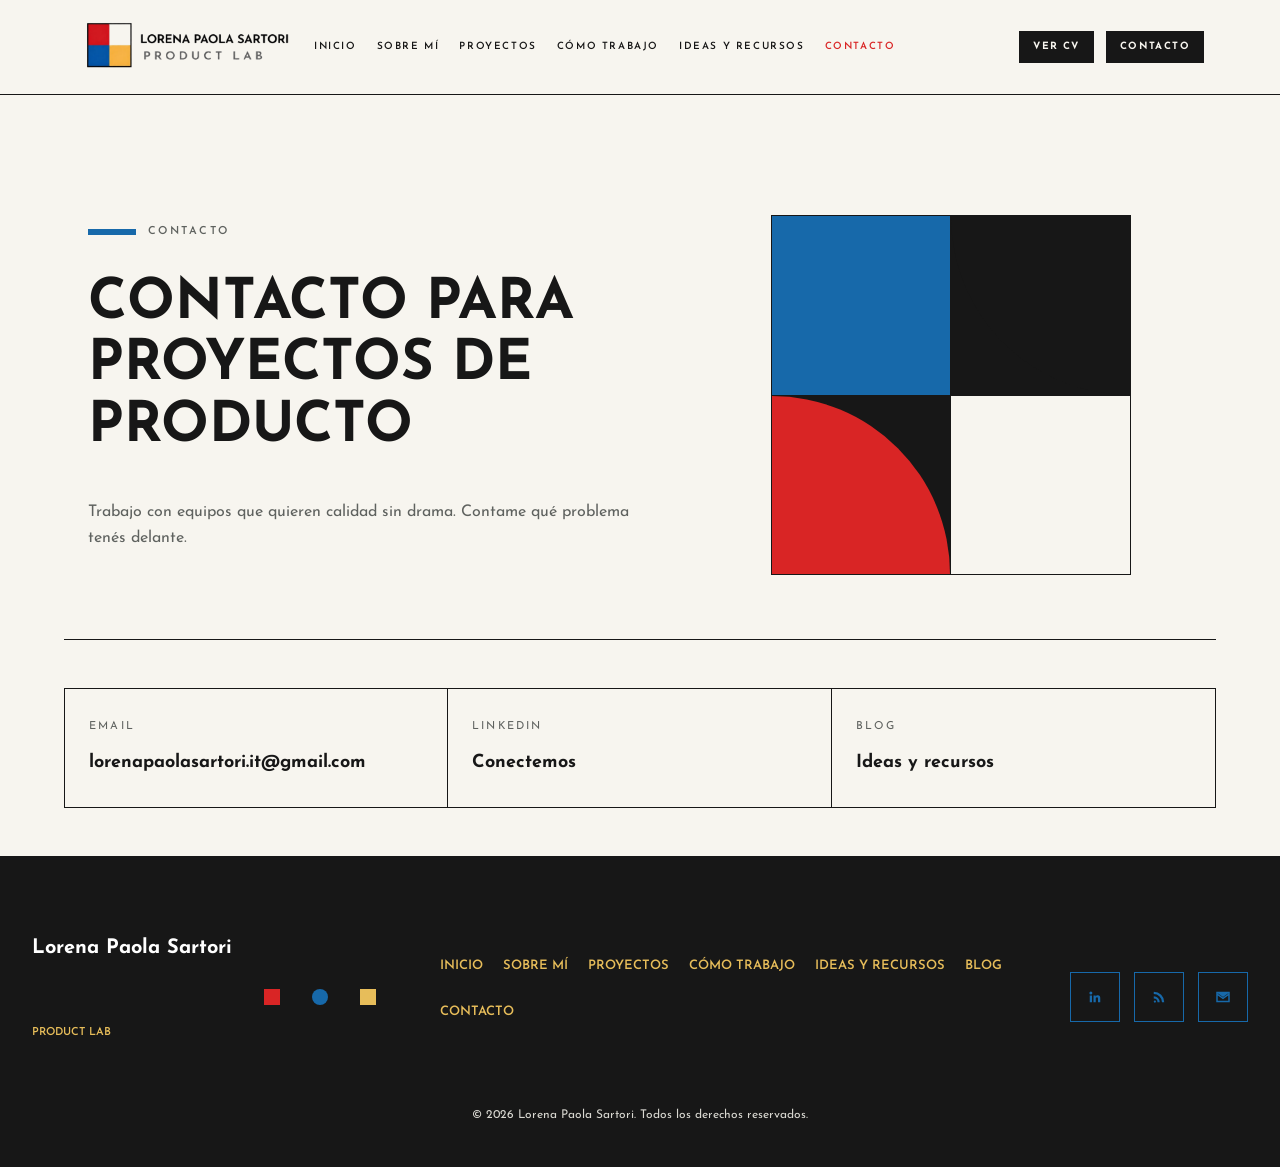
<file: pages/contacto.html>
<!DOCTYPE html>
<html lang="es">

<head>
  <meta charset="UTF-8">
  <meta name="viewport" content="width=device-width, initial-scale=1.0">
  <meta name="description" content="Contactá a Lorena Paola Sartori para conversar sobre gestión de producto digital, QA, liderazgo de equipos y nuevos proyectos colaborativos.">
  <title>Contacto profesional | Lorena Paola Sartori — Producto digital y QA</title>

  <!-- Bootstrap -->
  <link href="https://cdn.jsdelivr.net/npm/bootstrap@5.3.3/dist/css/bootstrap.min.css" rel="stylesheet" integrity="sha384-QWTKZyjpPEjISv5WaRU9OFeRpok6YctnYmDr5pNlyT2bRjXh0JMhjY6hW+ALEwIH" crossorigin="anonymous">

  <!-- Google Fonts -->
  <link rel="preconnect" href="https://fonts.googleapis.com">
  <link rel="preconnect" href="https://fonts.gstatic.com" crossorigin>
  <link href="https://fonts.googleapis.com/css2?family=Josefin+Sans:ital,wght@0,100..700;1,100..700&display=swap" rel="stylesheet">

  <link href="https://unpkg.com/aos@2.3.4/dist/aos.css" rel="stylesheet">
  <!-- CSS externo -->
  <link rel="stylesheet" href="../style/styles.css">
</head>

<body class="site-body inner-page contact-page">
  <header class="site-header">
    <nav class="navbar navbar-expand-lg site-navbar" aria-label="Navegación principal">
      <div class="container-fluid site-navbar-inner">
        <a class="navbar-brand brand" href="../index.html" aria-label="Lorena Paola Sartori Product Lab">
          <img class="brand-logo" src="../imagenes/logo-product-lab-lorena-paola-sartori.png" alt="Lorena Paola Sartori Product Lab">
        </a>
        <button class="navbar-toggler" type="button" data-bs-toggle="collapse" data-bs-target="#contact-navigation" aria-controls="contact-navigation" aria-expanded="false" aria-label="Abrir navegación">
          <span class="navbar-toggler-icon"></span>
        </button>
        <div class="collapse navbar-collapse" id="contact-navigation">
          <ul class="navbar-nav nav-list me-auto mb-2 mb-lg-0">
            <li class="nav-item"><a class="nav-link" href="../index.html">Inicio</a></li>
            <li class="nav-item"><a class="nav-link" href="./sobre-mi.html">Sobre mí</a></li>
            <li class="nav-item"><a class="nav-link" href="./proyectos.html">Proyectos</a></li>
            <li class="nav-item"><a class="nav-link" href="./como-trabajo.html">Cómo trabajo</a></li>
            <li class="nav-item"><a class="nav-link" href="./ideas-recursos.html">Ideas y Recursos</a></li>
            <li class="nav-item"><a class="nav-link" href="./contacto.html" aria-current="page">Contacto</a></li>
          </ul>
          <div class="header-actions">
            <a href="../documento/lorena-paola-sartori.pdf" class="header-action">Ver CV</a>
            <a href="./contacto.html" class="header-action">Contacto</a>
          </div>
        </div>
      </div>
    </nav>
  </header>

  <main class="site-main">
    <section class="page-section contact-section" data-aos="fade-up">
      <p class="eyebrow"><span></span>Contacto</p>
      <h1 class="page-title">Contacto para proyectos de producto</h1>
      <p>Trabajo con equipos que quieren calidad sin drama. Contame qué problema tenés delante.</p>
      <div class="geometric-art" aria-hidden="true">
        <span class="contact-shape-blue"></span><span class="contact-shape-curve"></span>
        <span class="contact-shape-red"></span><span></span>
      </div>
    </section>
    <section class="page-section contact-options-section" data-aos="fade-up" aria-label="Canales de contacto">
      <a class="contact-option" href="mailto:lorenapaolasartori.it@gmail.com">
        <span>Email</span>
        <strong>lorenapaolasartori.it@gmail.com</strong>
      </a>
      <a class="contact-option" href="https://www.linkedin.com/in/lorena-paola-sartori-pm/" target="_blank" rel="noopener noreferrer">
        <span>LinkedIn</span>
        <strong>Conectemos</strong>
      </a>
      <a class="contact-option" href="https://anonimus201990.blogspot.com/" target="_blank" rel="noopener noreferrer">
        <span>Blog</span>
        <strong>Ideas y recursos</strong>
      </a>
    </section>
  </main>

  <footer class="site-footer">
    <div class="footer-content">
      <p class="brand-name">Lorena Paola Sartori</p>
      <p class="brand-label">Product Lab</p>
      <div class="footer-decoration" aria-hidden="true">
        <span class="footer-decoration-square"></span>
        <span class="footer-decoration-circle"></span>
        <span class="footer-decoration-square"></span>
      </div>

      <nav class="site-nav" aria-label="Navegación secundaria">
        <ul class="footer-nav-list">
          <li><a href="../index.html">Inicio</a></li>
          <li><a href="./sobre-mi.html">Sobre mí</a></li>
          <li><a href="./proyectos.html">Proyectos</a></li>
          <li><a href="./como-trabajo.html">Cómo trabajo</a></li>
          <li><a href="./ideas-recursos.html">Ideas y Recursos</a></li>
          <li><a href="https://anonimus201990.blogspot.com/" target="_blank" rel="noopener noreferrer">Blog</a></li>
          <li><a href="./contacto.html" aria-current="page">Contacto</a></li>
        </ul>
      </nav>

      <nav class="footer-socials" aria-label="Contacto">
        <a href="https://www.linkedin.com/in/lorena-paola-sartori-pm/" target="_blank" rel="noopener noreferrer" aria-label="LinkedIn">
          <svg viewBox="0 0 24 24" aria-hidden="true"><path d="M6.5 8.5a2 2 0 1 0 0-4 2 2 0 0 0 0 4ZM5 10h3v9H5Zm5 0h2.9v1.2c.5-.8 1.4-1.4 2.8-1.4 2.8 0 3.3 1.8 3.3 4V19h-3v-4.6c0-1.1 0-2.1-1.3-2.1s-1.7 1-1.7 2V19h-3Z"/></svg>
        </a>
        <a href="https://anonimus201990.blogspot.com/" target="_blank" rel="noopener noreferrer" aria-label="Blog">
          <svg viewBox="0 0 24 24" aria-hidden="true"><path d="M5 5v3a11 11 0 0 1 11 11h3A14 14 0 0 0 5 5Zm0 6v3a5 5 0 0 1 5 5h3a8 8 0 0 0-8-8Zm1.5 5.5a1.5 1.5 0 1 0 0 3 1.5 1.5 0 0 0 0-3Z"/></svg>
        </a>
        <a href="mailto:lorenapaolasartori.it@gmail.com" aria-label="Correo electrónico">
          <svg viewBox="0 0 24 24" aria-hidden="true"><path d="M3 5h18v14H3Zm2 2v.5l7 5 7-5V7l-7 5Zm14 10V10l-7 5-7-5v7Z"/></svg>
        </a>
      </nav>
      <p class="footer-copy">© 2026 Lorena Paola Sartori. Todos los derechos reservados.</p>
    </div>
  </footer>

  <!-- Bootstrap JS -->
  <script src="https://cdn.jsdelivr.net/npm/bootstrap@5.3.3/dist/js/bootstrap.bundle.min.js" integrity="sha384-YvpcrYf0tY3lHB60NNkmXc5s9fDVZLESaAA55NDzOxhy9GkcIdslK1eN7N6jIeHz" crossorigin="anonymous"></script>
  <script src="https://unpkg.com/aos@2.3.4/dist/aos.js"></script>
  <script>
    AOS.init({
      duration: 500,
      once: true,
      offset: 48,
      disable: window.matchMedia('(prefers-reduced-motion: reduce)').matches
    });
  </script></body>

</html>
</file>
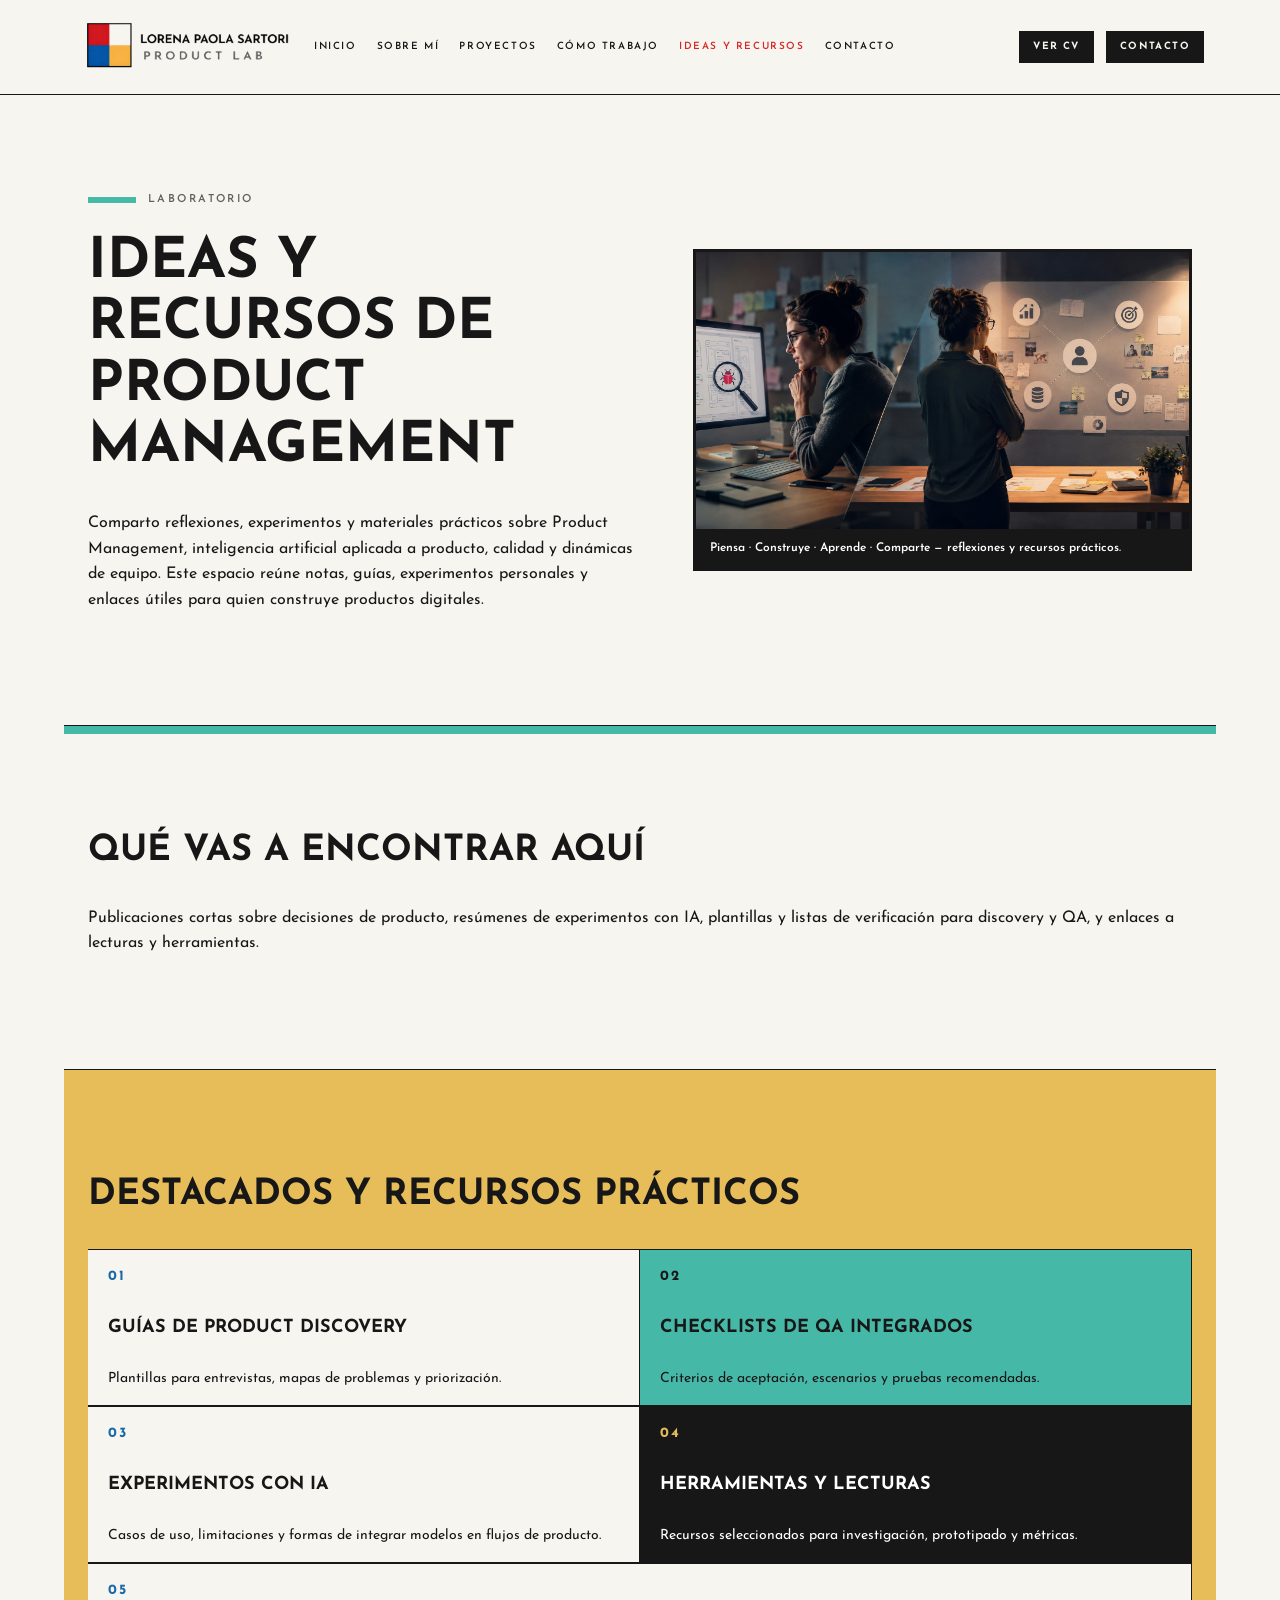
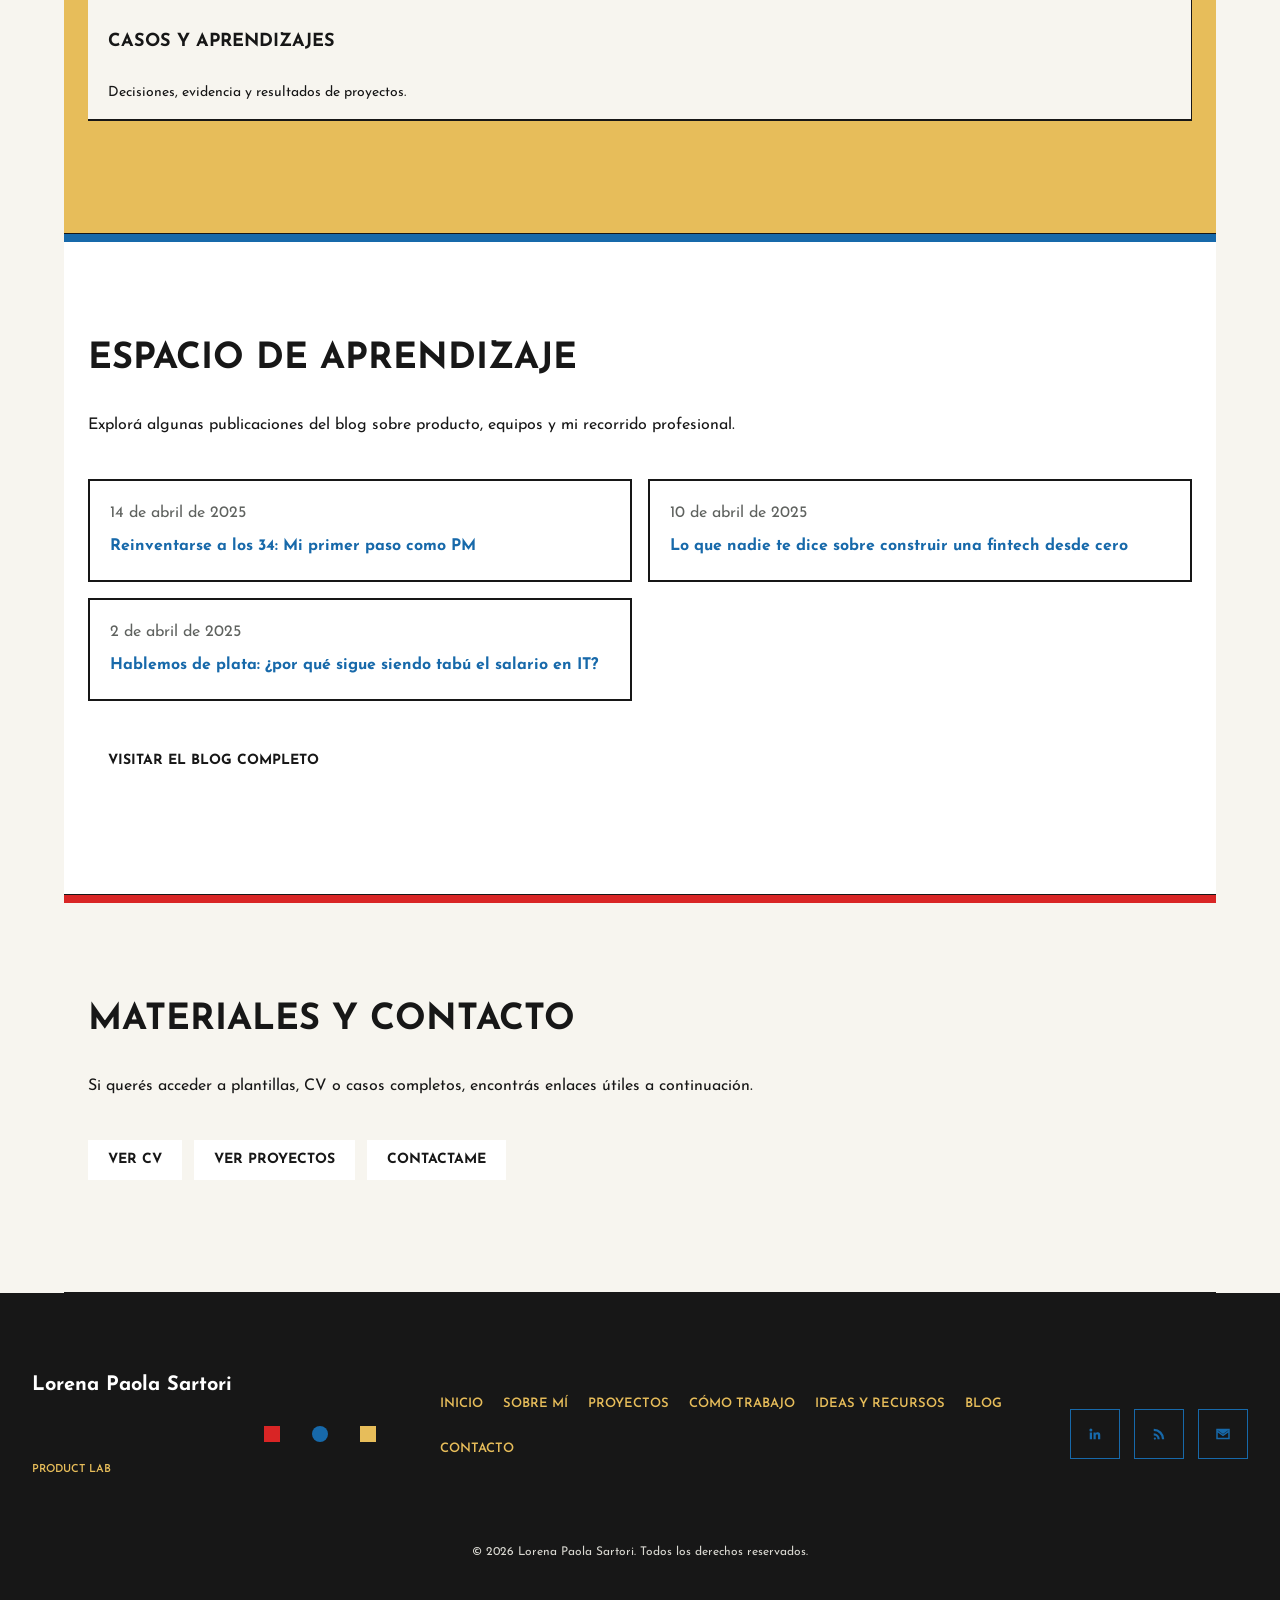
<file: pages/ideas-recursos.html>
<!DOCTYPE html>
<html lang="es">
<head>
  <meta charset="UTF-8" />
  <meta name="viewport" content="width=device-width, initial-scale=1.0" />
  <meta name="description" content="Ideas y recursos prácticos de Product Management, Product Discovery y QA para equipos que desarrollan productos digitales con Lorena Sartori.">
  <title>Ideas y recursos de producto digital | Lorena Paola Sartori — Product Management y QA</title>
  
  <!-- Bootstrap -->
  <link href="https://cdn.jsdelivr.net/npm/bootstrap@5.3.3/dist/css/bootstrap.min.css" rel="stylesheet" integrity="sha384-QWTKZyjpPEjISv5WaRU9OFeRpok6YctnYmDr5pNlyT2bRjXh0JMhjY6hW+ALEwIH" crossorigin="anonymous">

  <!-- Google Fonts -->
  <link rel="preconnect" href="https://fonts.googleapis.com">
  <link rel="preconnect" href="https://fonts.gstatic.com" crossorigin>
  <link href="https://fonts.googleapis.com/css2?family=Josefin+Sans:ital,wght@0,100..700;1,100..700&display=swap" rel="stylesheet">

  <link href="https://unpkg.com/aos@2.3.4/dist/aos.css" rel="stylesheet">
  <!-- CSS externo -->
  <link rel="stylesheet" href="../style/styles.css">
</head>

<body class="site-body inner-page resources-page">

  <header class="site-header">
    <nav class="navbar navbar-expand-lg site-navbar" aria-label="Navegación principal">
      <div class="container-fluid site-navbar-inner">
        <a class="navbar-brand brand" href="../index.html" aria-label="Lorena Paola Sartori Product Lab">
          <img class="brand-logo" src="../imagenes/logo-product-lab-lorena-paola-sartori.png" alt="Lorena Paola Sartori Product Lab">
        </a>
        <button class="navbar-toggler" type="button" data-bs-toggle="collapse" data-bs-target="#resources-navigation" aria-controls="resources-navigation" aria-expanded="false" aria-label="Abrir navegación">
          <span class="navbar-toggler-icon"></span>
        </button>
        <div class="collapse navbar-collapse" id="resources-navigation">
          <ul class="navbar-nav nav-list me-auto mb-2 mb-lg-0">
            <li class="nav-item"><a class="nav-link" href="../index.html">Inicio</a></li>
            <li class="nav-item"><a class="nav-link" href="./sobre-mi.html">Sobre mí</a></li>
            <li class="nav-item"><a class="nav-link" href="./proyectos.html">Proyectos</a></li>
            <li class="nav-item"><a class="nav-link" href="./como-trabajo.html">Cómo trabajo</a></li>
            <li class="nav-item"><a class="nav-link" href="./ideas-recursos.html" aria-current="page">Ideas y Recursos</a></li>
            <li class="nav-item"><a class="nav-link" href="./contacto.html">Contacto</a></li>
          </ul>
          <div class="header-actions">
            <a href="../documento/lorena-paola-sartori.pdf" class="header-action">Ver CV</a>
            <a href="../index.html#contacto" class="header-action">Contacto</a>
          </div>
        </div>
      </div>
    </nav>
  </header>

  <main class="site-main">

    <!-- Presentación -->
    <section class="page-section resources-hero" data-aos="fade-up">
      <p class="eyebrow"><span></span>Laboratorio</p>
      <h1 class="page-title">Ideas y recursos de Product Management</h1>
      <p>
        Comparto reflexiones, experimentos y materiales prácticos sobre Product Management,
        inteligencia artificial aplicada a producto, calidad y dinámicas de equipo.
        Este espacio reúne notas, guías, experimentos personales y enlaces útiles para quien
        construye productos digitales.
      </p>
      <figure>
        <img
          src="../imagenes/ideas-recursos-product-management-qa.png"
          alt="Profesional investigando una experiencia de usuario y organizando información de producto"
        />
        <figcaption class="metadata">Piensa · Construye · Aprende · Comparte — reflexiones y recursos prácticos.</figcaption>
      </figure>
    </section>

    <!-- Información general breve -->
    <section class="page-section resources-summary-section" data-aos="fade-up">
      <h2 class="section-title">Qué vas a encontrar aquí</h2>

      <p>
        Publicaciones cortas sobre decisiones de producto, resúmenes de experimentos con IA,
        plantillas y listas de verificación para discovery y QA, y enlaces a lecturas y herramientas.
      </p>
    </section>

    <!-- Servicios / Destacados / Beneficios -->
    <section class="page-section resource-library-section" data-aos="fade-up">
      <h2 class="section-title">Destacados y recursos prácticos</h2>

      <ul class="resource-grid">
        <li><strong>Guías de Product Discovery</strong><span>Plantillas para entrevistas, mapas de problemas y priorización.</span></li>
        <li><strong>Checklists de QA integrados</strong><span>Criterios de aceptación, escenarios y pruebas recomendadas.</span></li>
        <li><strong>Experimentos con IA</strong><span>Casos de uso, limitaciones y formas de integrar modelos en flujos de producto.</span></li>
        <li><strong>Herramientas y lecturas</strong><span>Recursos seleccionados para investigación, prototipado y métricas.</span></li>
        <li><strong>Casos y aprendizajes</strong><span>Decisiones, evidencia y resultados de proyectos.</span></li>
      </ul>
    </section>

    <!-- Publicaciones del blog -->
    <section class="page-section learning-section" data-aos="fade-up">
      <h2 class="section-title">Espacio de aprendizaje</h2>

      <p>
        Explorá algunas publicaciones del blog sobre producto, equipos y mi recorrido profesional.
      </p>

      <ul class="blog-post-list" aria-label="Publicaciones recientes del blog">
        <li>
          <a class="blog-post-link" href="https://anonimus201990.blogspot.com/2025/04/reinventarse-los-34-mi-primer-paso-como.html" target="_blank" rel="noopener noreferrer">
            <time datetime="2025-04-14">14 de abril de 2025</time>
            <strong>Reinventarse a los 34: Mi primer paso como PM</strong>
          </a>
        </li>
        <li>
          <a class="blog-post-link" href="https://anonimus201990.blogspot.com/2025/04/lo-que-nadie-te-dice-sobre-construir.html" target="_blank" rel="noopener noreferrer">
            <time datetime="2025-04-10">10 de abril de 2025</time>
            <strong>Lo que nadie te dice sobre construir una fintech desde cero</strong>
          </a>
        </li>
        <li>
          <a class="blog-post-link" href="https://anonimus201990.blogspot.com/2025/04/hablemos-de-plata-por-que-sigue-siendo.html" target="_blank" rel="noopener noreferrer">
            <time datetime="2025-04-02">2 de abril de 2025</time>
            <strong>Hablemos de plata: ¿por qué sigue siendo tabú el salario en IT?</strong>
          </a>
        </li>
      </ul>

      <p><a href="https://anonimus201990.blogspot.com/" class="header-action" target="_blank" rel="noopener noreferrer">Visitar el blog completo</a></p>
    </section>

    <!-- CTA / Enlaces útiles -->
    <section class="page-section" data-aos="fade-up">
      <h2 class="section-title">Materiales y contacto</h2>

      <p>
        Si querés acceder a plantillas, CV o casos completos, encontrás enlaces útiles a continuación.
      </p>

      <p>
        <!-- Ajuste 1: nombre de archivo sin espacios -->
        <a href="../documento/lorena-paola-sartori.pdf" class="header-action">Ver CV</a>
        <a href="./proyectos.html" class="header-action">Ver proyectos</a>
        <a href="../index.html#contacto" class="header-action">Contactame</a>
      </p>
    </section>

  </main>

  <footer class="site-footer">
    <div class="footer-content">
      <p class="brand-name">Lorena Paola Sartori</p>
      <p class="brand-label">Product Lab</p>
      <div class="footer-decoration" aria-hidden="true">
        <span class="footer-decoration-square"></span>
        <span class="footer-decoration-circle"></span>
        <span class="footer-decoration-square"></span>
      </div>

      <nav class="site-nav" aria-label="Navegación secundaria">
        <ul class="footer-nav-list">
          <li><a href="../index.html">Inicio</a></li>
          <li><a href="./sobre-mi.html">Sobre mí</a></li>
          <li><a href="./proyectos.html">Proyectos</a></li>
          <li><a href="./como-trabajo.html">Cómo trabajo</a></li>
          <li><a href="./ideas-recursos.html">Ideas y Recursos</a></li>
          <li><a href="https://anonimus201990.blogspot.com/" target="_blank" rel="noopener noreferrer">Blog</a></li>
          <li><a href="./contacto.html">Contacto</a></li>
        </ul>
      </nav>

      <nav class="footer-socials" aria-label="Contacto">
        <a href="https://www.linkedin.com/in/lorena-paola-sartori-pm/" target="_blank" rel="noopener noreferrer" aria-label="LinkedIn">
          <svg viewBox="0 0 24 24" aria-hidden="true"><path d="M6.5 8.5a2 2 0 1 0 0-4 2 2 0 0 0 0 4ZM5 10h3v9H5Zm5 0h2.9v1.2c.5-.8 1.4-1.4 2.8-1.4 2.8 0 3.3 1.8 3.3 4V19h-3v-4.6c0-1.1 0-2.1-1.3-2.1s-1.7 1-1.7 2V19h-3Z"/></svg>
        </a>
        <a href="https://anonimus201990.blogspot.com/" target="_blank" rel="noopener noreferrer" aria-label="Blog">
          <svg viewBox="0 0 24 24" aria-hidden="true"><path d="M5 5v3a11 11 0 0 1 11 11h3A14 14 0 0 0 5 5Zm0 6v3a5 5 0 0 1 5 5h3a8 8 0 0 0-8-8Zm1.5 5.5a1.5 1.5 0 1 0 0 3 1.5 1.5 0 0 0 0-3Z"/></svg>
        </a>
        <a href="mailto:lorenapaolasartori.it@gmail.com" aria-label="Correo electrónico">
          <svg viewBox="0 0 24 24" aria-hidden="true"><path d="M3 5h18v14H3Zm2 2v.5l7 5 7-5V7l-7 5Zm14 10V10l-7 5-7-5v7Z"/></svg>
        </a>
      </nav>
      <p class="footer-copy">© 2026 Lorena Paola Sartori. Todos los derechos reservados.</p>
    </div>
  </footer>

  <!-- Bootstrap JS -->
  <script src="https://cdn.jsdelivr.net/npm/bootstrap@5.3.3/dist/js/bootstrap.bundle.min.js" integrity="sha384-YvpcrYf0tY3lHB60NNkmXc5s9fDVZLESaAA55NDzOxhy9GkcIdslK1eN7N6jIeHz" crossorigin="anonymous"></script>
  <script src="https://unpkg.com/aos@2.3.4/dist/aos.js"></script>
  <script>
    AOS.init({
      duration: 500,
      once: true,
      offset: 48,
      disable: window.matchMedia('(prefers-reduced-motion: reduce)').matches
    });
  </script></body>
</html>
</file>
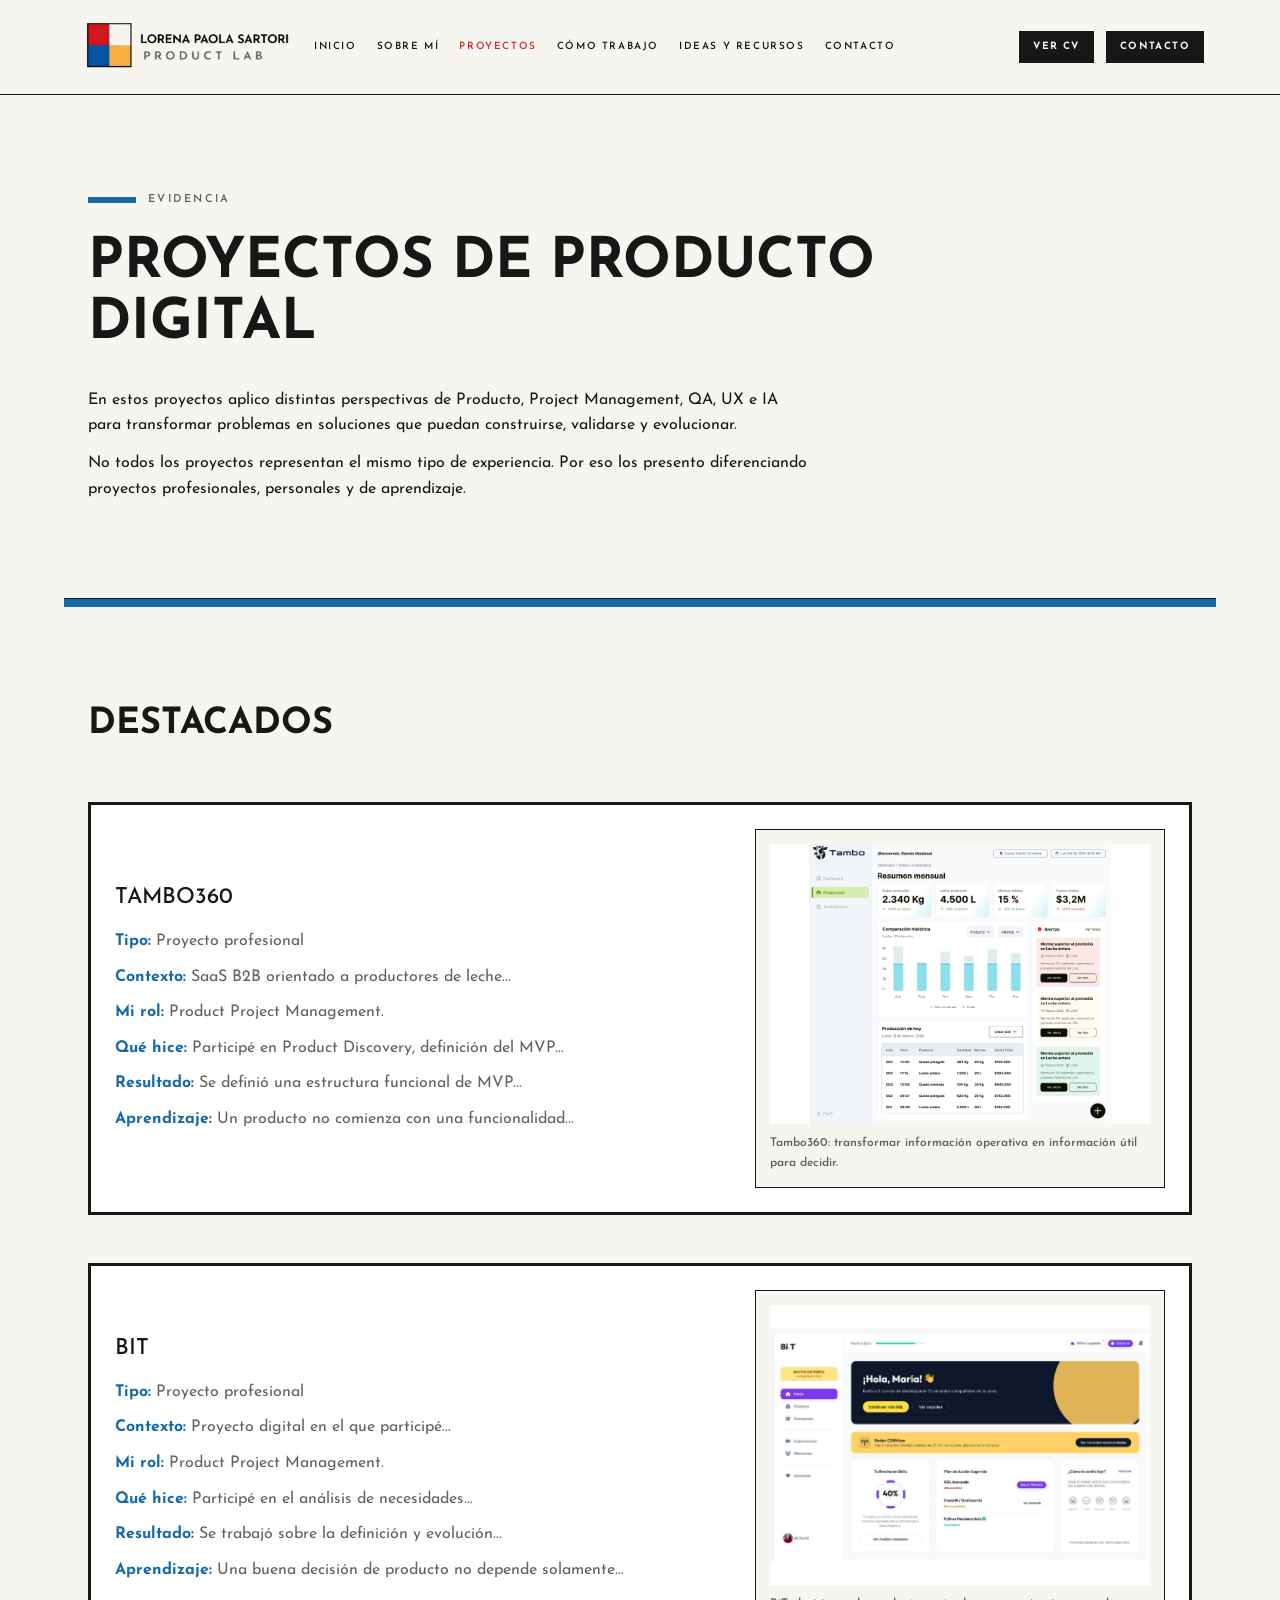
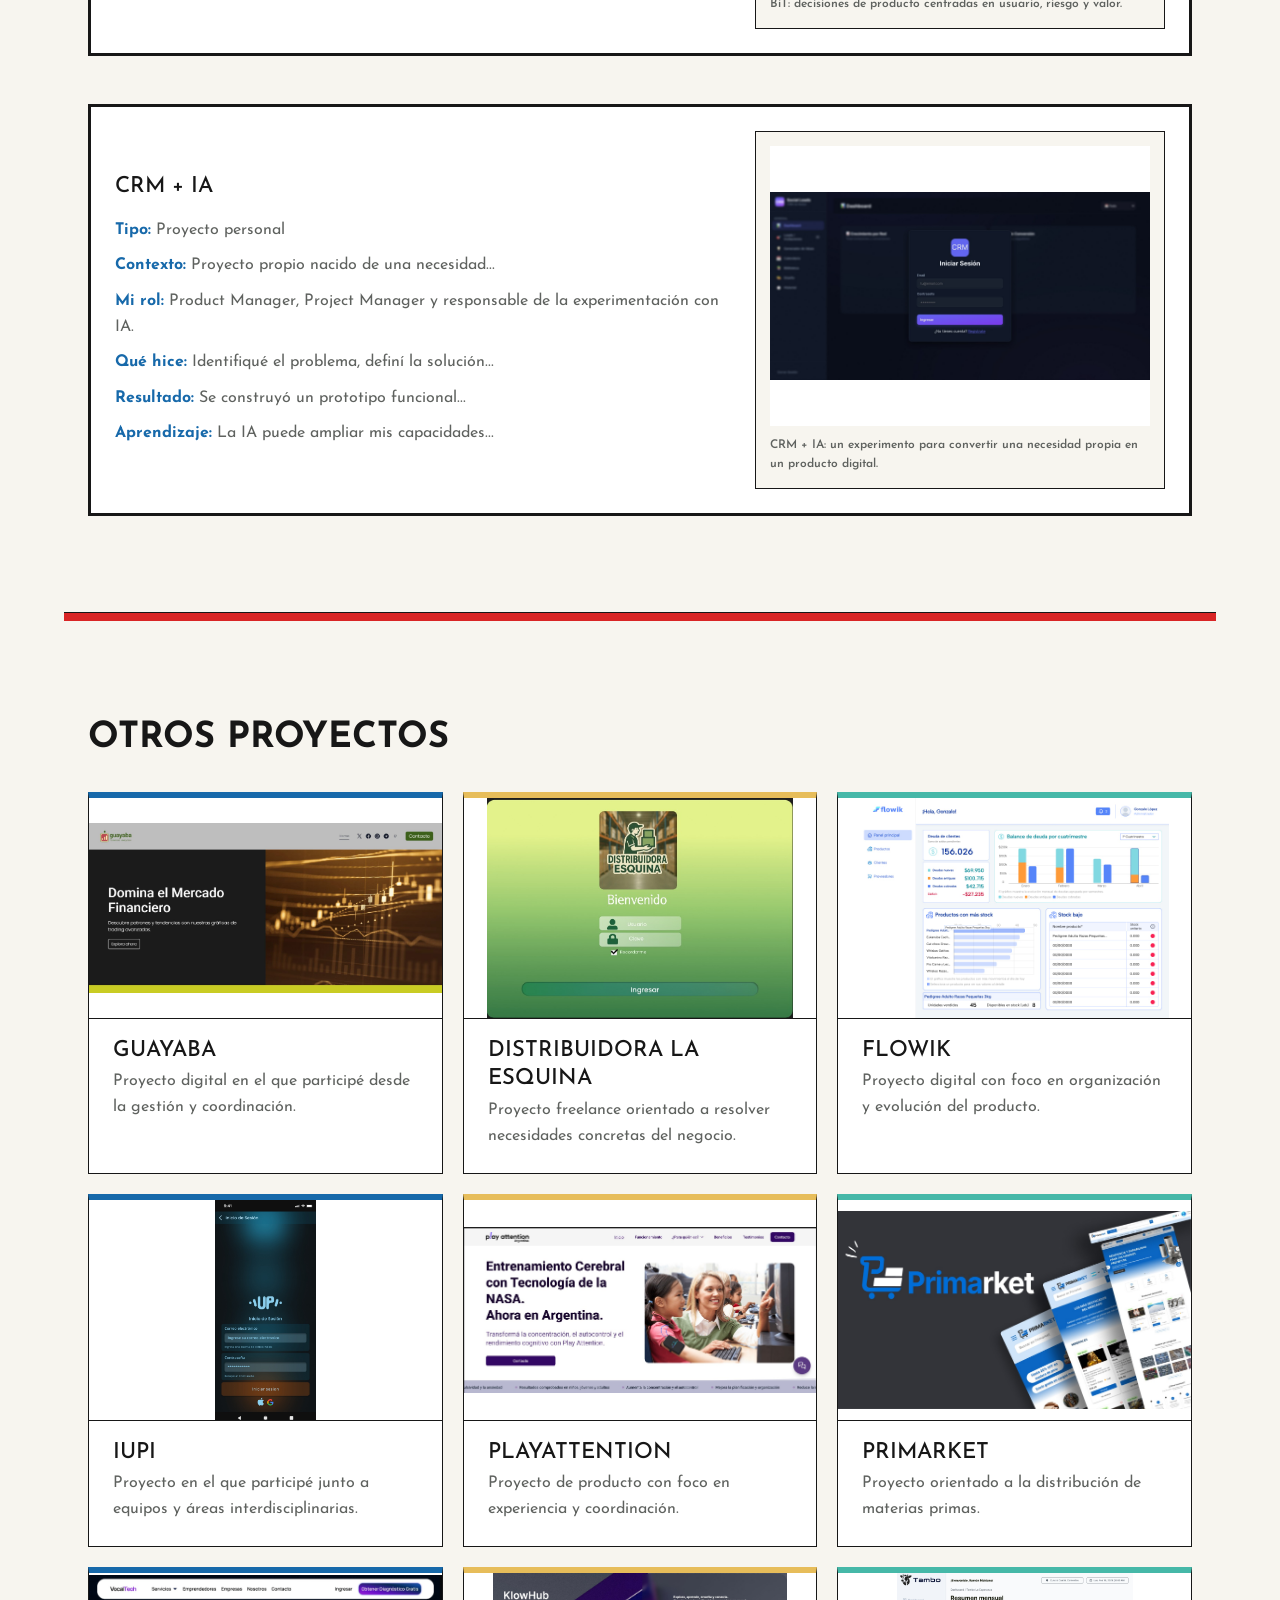
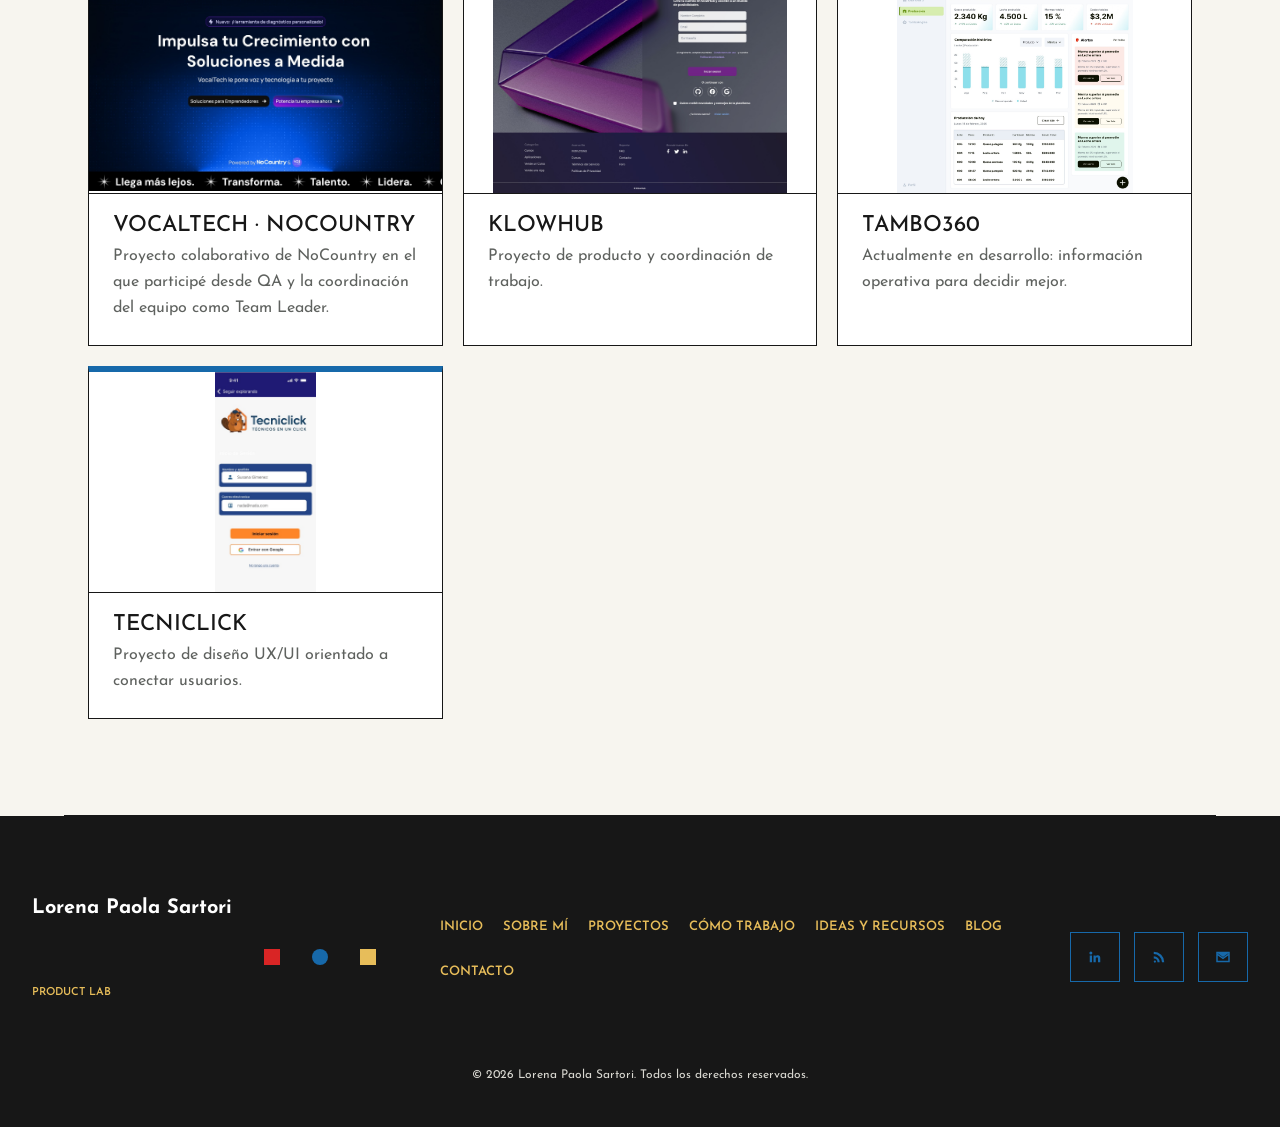
<file: pages/proyectos.html>
<!DOCTYPE html>
<html lang="es">
<head>
  <meta charset="UTF-8">
  <meta name="viewport" content="width=device-width, initial-scale=1.0">
  <meta name="description" content="Explorá proyectos de producto digital, QA y gestión en los que participó Lorena Paola Sartori, incluidos casos colaborativos de NoCountry.">
  <title>Proyectos de producto digital | Lorena Paola Sartori — Gestión y QA</title>
  
  <!-- Bootstrap -->
  <link href="https://cdn.jsdelivr.net/npm/bootstrap@5.3.3/dist/css/bootstrap.min.css" rel="stylesheet" integrity="sha384-QWTKZyjpPEjISv5WaRU9OFeRpok6YctnYmDr5pNlyT2bRjXh0JMhjY6hW+ALEwIH" crossorigin="anonymous">

  <!-- Google Fonts -->
  <link rel="preconnect" href="https://fonts.googleapis.com">
  <link rel="preconnect" href="https://fonts.gstatic.com" crossorigin>
  <link href="https://fonts.googleapis.com/css2?family=Josefin+Sans:ital,wght@0,100..700;1,100..700&display=swap" rel="stylesheet">

  <link href="https://unpkg.com/aos@2.3.4/dist/aos.css" rel="stylesheet">
  <!-- CSS externo -->
  <link rel="stylesheet" href="../style/styles.css">
</head>

<body class="site-body inner-page projects-page">

  <header class="site-header">
    <nav class="navbar navbar-expand-lg site-navbar" aria-label="Navegación principal">
      <div class="container-fluid site-navbar-inner">
        <a class="navbar-brand brand" href="../index.html" aria-label="Lorena Paola Sartori Product Lab">
          <img class="brand-logo" src="../imagenes/logo-product-lab-lorena-paola-sartori.png" alt="Lorena Paola Sartori Product Lab">
        </a>
        <button class="navbar-toggler" type="button" data-bs-toggle="collapse" data-bs-target="#projects-navigation" aria-controls="projects-navigation" aria-expanded="false" aria-label="Abrir navegación">
          <span class="navbar-toggler-icon"></span>
        </button>
        <div class="collapse navbar-collapse" id="projects-navigation">
          <ul class="navbar-nav nav-list me-auto mb-2 mb-lg-0">
            <li class="nav-item"><a class="nav-link" href="../index.html">Inicio</a></li>
            <li class="nav-item"><a class="nav-link" href="./sobre-mi.html">Sobre mí</a></li>
            <li class="nav-item"><a class="nav-link" href="./proyectos.html" aria-current="page">Proyectos</a></li>
            <li class="nav-item"><a class="nav-link" href="./como-trabajo.html">Cómo trabajo</a></li>
            <li class="nav-item"><a class="nav-link" href="./ideas-recursos.html">Ideas y Recursos</a></li>
            <li class="nav-item"><a class="nav-link" href="./contacto.html">Contacto</a></li>
          </ul>
          <div class="header-actions">
            <a href="../documento/lorena-paola-sartori.pdf" class="header-action">Ver CV</a>
            <a href="../index.html#contacto" class="header-action">Contacto</a>
          </div>
        </div>
      </div>
    </nav>
  </header>

  <main class="site-main">

    <section class="page-section projects-hero" data-aos="fade-up">
      <p class="eyebrow"><span></span>Evidencia</p>
      <h1 class="page-title">Proyectos de producto digital</h1>
      <article>
        <p>
          En estos proyectos aplico distintas perspectivas de Producto,
          Project Management, QA, UX e IA para transformar problemas en
          soluciones que puedan construirse, validarse y evolucionar.
        </p>
        <p>
          No todos los proyectos representan el mismo tipo de experiencia.
          Por eso los presento diferenciando proyectos profesionales,
          personales y de aprendizaje.
        </p>
      </article>
    </section>

    <section id="proyectos-destacados" class="page-section" data-aos="fade-up">
      <h2 class="section-title">Destacados</h2>

      <article id="tambo360" class="project-card featured-case">
        <div class="featured-case-copy">
          <h3>Tambo360</h3>
          <p><strong>Tipo:</strong> Proyecto profesional</p>
          <p><strong>Contexto:</strong> SaaS B2B orientado a productores de leche...</p>
          <p><strong>Mi rol:</strong> Product Project Management.</p>
          <p><strong>Qué hice:</strong> Participé en Product Discovery, definición del MVP...</p>
          <p><strong>Resultado:</strong> Se definió una estructura funcional de MVP...</p>
          <p><strong>Aprendizaje:</strong> Un producto no comienza con una funcionalidad...</p>
        </div>
        <figure class="featured-case-visual">
          <img src="../imagenes/tambo360.jpeg" alt="Panel mensual de producción lechera con métricas, alertas y lotes de Tambo360" />
          <figcaption class="metadata">Tambo360: transformar información operativa en información útil para decidir.</figcaption>
        </figure>
      </article>

      <article id="bit" class="project-card featured-case">
        <div class="featured-case-copy">
          <h3>BiT</h3>
          <p><strong>Tipo:</strong> Proyecto profesional</p>
          <p><strong>Contexto:</strong> Proyecto digital en el que participé...</p>
          <p><strong>Mi rol:</strong> Product Project Management.</p>
          <p><strong>Qué hice:</strong> Participé en el análisis de necesidades...</p>
          <p><strong>Resultado:</strong> Se trabajó sobre la definición y evolución...</p>
          <p><strong>Aprendizaje:</strong> Una buena decisión de producto no depende solamente...</p>
        </div>
        <figure class="featured-case-visual">
          <img src="../imagenes/bit.jpeg" alt="Panel de BiT con perfil de habilidades, empleos, formación y bienestar" />
          <figcaption class="metadata">BiT: decisiones de producto centradas en usuario, riesgo y valor.</figcaption>
        </figure>
      </article>

      <article id="crm-ia" class="project-card featured-case">
        <div class="featured-case-copy">
          <h3>CRM + IA</h3>
          <p><strong>Tipo:</strong> Proyecto personal</p>
          <p><strong>Contexto:</strong> Proyecto propio nacido de una necesidad...</p>
          <p><strong>Mi rol:</strong> Product Manager, Project Manager y responsable de la experimentación con IA.</p>
          <p><strong>Qué hice:</strong> Identifiqué el problema, definí la solución...</p>
          <p><strong>Resultado:</strong> Se construyó un prototipo funcional...</p>
          <p><strong>Aprendizaje:</strong> La IA puede ampliar mis capacidades...</p>
        </div>
        <figure class="featured-case-visual">
          <img src="../imagenes/crm-inteligencia-artificial.jpeg" alt="Pantalla de inicio de sesión del CRM con campos de email y contraseña" />
          <figcaption class="metadata">CRM + IA: un experimento para convertir una necesidad propia en un producto digital.</figcaption>
        </figure>
      </article>
    </section>

    <section class="page-section" data-aos="fade-up">
      <h2 class="section-title">Otros proyectos</h2>

      <div class="project-name-grid">
        <article class="project-card"><img src="../imagenes/guayaba.jpg" alt="Página de Guayaba con gráficos y tendencias del mercado financiero"><h3>Guayaba</h3><p>Proyecto digital en el que participé desde la gestión y coordinación.</p></article>
        <article class="project-card"><img src="../imagenes/distribuidora-la-esquina.jpeg" alt="Formulario de ingreso para el sistema de Distribuidora La Esquina"><h3>Distribuidora La Esquina</h3><p>Proyecto freelance orientado a resolver necesidades concretas del negocio.</p></article>
        <article class="project-card"><img src="../imagenes/flowik.jpeg" alt="Dashboard de Flowik con deudas, inventario y métricas de productos"><h3>Flowik</h3><p>Proyecto digital con foco en organización y evolución del producto.</p></article>
        <article class="project-card"><img src="../imagenes/iupi.jpeg" alt="Pantalla móvil de inicio de sesión de Iupi"><h3>Iupi</h3><p>Proyecto en el que participé junto a equipos y áreas interdisciplinarias.</p></article>
        <article class="project-card"><img src="../imagenes/playatention.jpeg" alt="Página de PlayAttention sobre entrenamiento cerebral para niños"><h3>PlayAttention</h3><p>Proyecto de producto con foco en experiencia y coordinación.</p></article>
        <article class="project-card"><img src="../imagenes/primarket.jpeg" alt="Sitio de Primarket con catálogo de productos y páginas de compra"><h3>Primarket</h3><p>Proyecto orientado a la distribución de materias primas.</p></article>
        <article class="project-card"><img src="../imagenes/vocaltech.jpeg" alt="Página de inicio de VocalTech con servicios para emprendedores y empresas"><h3>VocalTech · NoCountry</h3><p>Proyecto colaborativo de NoCountry en el que participé desde QA y la coordinación del equipo como Team Leader.</p></article>
        <article class="project-card"><img src="../imagenes/klowhub.jpeg" alt="Pantalla de registro de KlowHub con formulario de creación de cuenta"><h3>Klowhub</h3><p>Proyecto de producto y coordinación de trabajo.</p></article>
        <article class="project-card"><img src="../imagenes/tambo360.jpeg" alt="Panel mensual de producción lechera con métricas, alertas y lotes de Tambo360"><h3>Tambo360</h3><p>Actualmente en desarrollo: información operativa para decidir mejor.</p></article>
        <article id="tecniclick" class="project-card"><img src="../imagenes/tecniclick.jpeg" alt="Pantalla móvil de inicio de sesión de Tecniclick"><h3>Tecniclick</h3><p>Proyecto de diseño UX/UI orientado a conectar usuarios.</p></article>
      </div>
    </section>

  </main>

  <footer class="site-footer">
    <div class="footer-content">
      <p class="brand-name">Lorena Paola Sartori</p>
      <p class="brand-label">Product Lab</p>
      <div class="footer-decoration" aria-hidden="true">
        <span class="footer-decoration-square"></span>
        <span class="footer-decoration-circle"></span>
        <span class="footer-decoration-square"></span>
      </div>

      <nav class="site-nav" aria-label="Navegación secundaria">
        <ul class="footer-nav-list">
          <li><a href="../index.html">Inicio</a></li>
          <li><a href="./sobre-mi.html">Sobre mí</a></li>
          <li><a href="./proyectos.html">Proyectos</a></li>
          <li><a href="./como-trabajo.html">Cómo trabajo</a></li>
          <li><a href="./ideas-recursos.html">Ideas y Recursos</a></li>
          <li><a href="https://anonimus201990.blogspot.com/" target="_blank" rel="noopener noreferrer">Blog</a></li>
          <li><a href="./contacto.html">Contacto</a></li>
        </ul>
      </nav>

      <nav class="footer-socials" aria-label="Contacto">
        <a href="https://www.linkedin.com/in/lorena-paola-sartori-pm/" target="_blank" rel="noopener noreferrer" aria-label="LinkedIn">
          <svg viewBox="0 0 24 24" aria-hidden="true"><path d="M6.5 8.5a2 2 0 1 0 0-4 2 2 0 0 0 0 4ZM5 10h3v9H5Zm5 0h2.9v1.2c.5-.8 1.4-1.4 2.8-1.4 2.8 0 3.3 1.8 3.3 4V19h-3v-4.6c0-1.1 0-2.1-1.3-2.1s-1.7 1-1.7 2V19h-3Z"/></svg>
        </a>
        <a href="https://anonimus201990.blogspot.com/" target="_blank" rel="noopener noreferrer" aria-label="Blog">
          <svg viewBox="0 0 24 24" aria-hidden="true"><path d="M5 5v3a11 11 0 0 1 11 11h3A14 14 0 0 0 5 5Zm0 6v3a5 5 0 0 1 5 5h3a8 8 0 0 0-8-8Zm1.5 5.5a1.5 1.5 0 1 0 0 3 1.5 1.5 0 0 0 0-3Z"/></svg>
        </a>
        <a href="mailto:lorenapaolasartori.it@gmail.com" aria-label="Correo electrónico">
          <svg viewBox="0 0 24 24" aria-hidden="true"><path d="M3 5h18v14H3Zm2 2v.5l7 5 7-5V7l-7 5Zm14 10V10l-7 5-7-5v7Z"/></svg>
        </a>
      </nav>
      <p class="footer-copy">© 2026 Lorena Paola Sartori. Todos los derechos reservados.</p>
    </div>
  </footer>

  <!-- Bootstrap JS -->
  <script src="https://cdn.jsdelivr.net/npm/bootstrap@5.3.3/dist/js/bootstrap.bundle.min.js" integrity="sha384-YvpcrYf0tY3lHB60NNkmXc5s9fDVZLESaAA55NDzOxhy9GkcIdslK1eN7N6jIeHz" crossorigin="anonymous"></script>
  <script src="https://unpkg.com/aos@2.3.4/dist/aos.js"></script>
  <script>
    AOS.init({
      duration: 500,
      once: true,
      offset: 48,
      disable: window.matchMedia('(prefers-reduced-motion: reduce)').matches
    });
  </script></body>
</html>
</file>
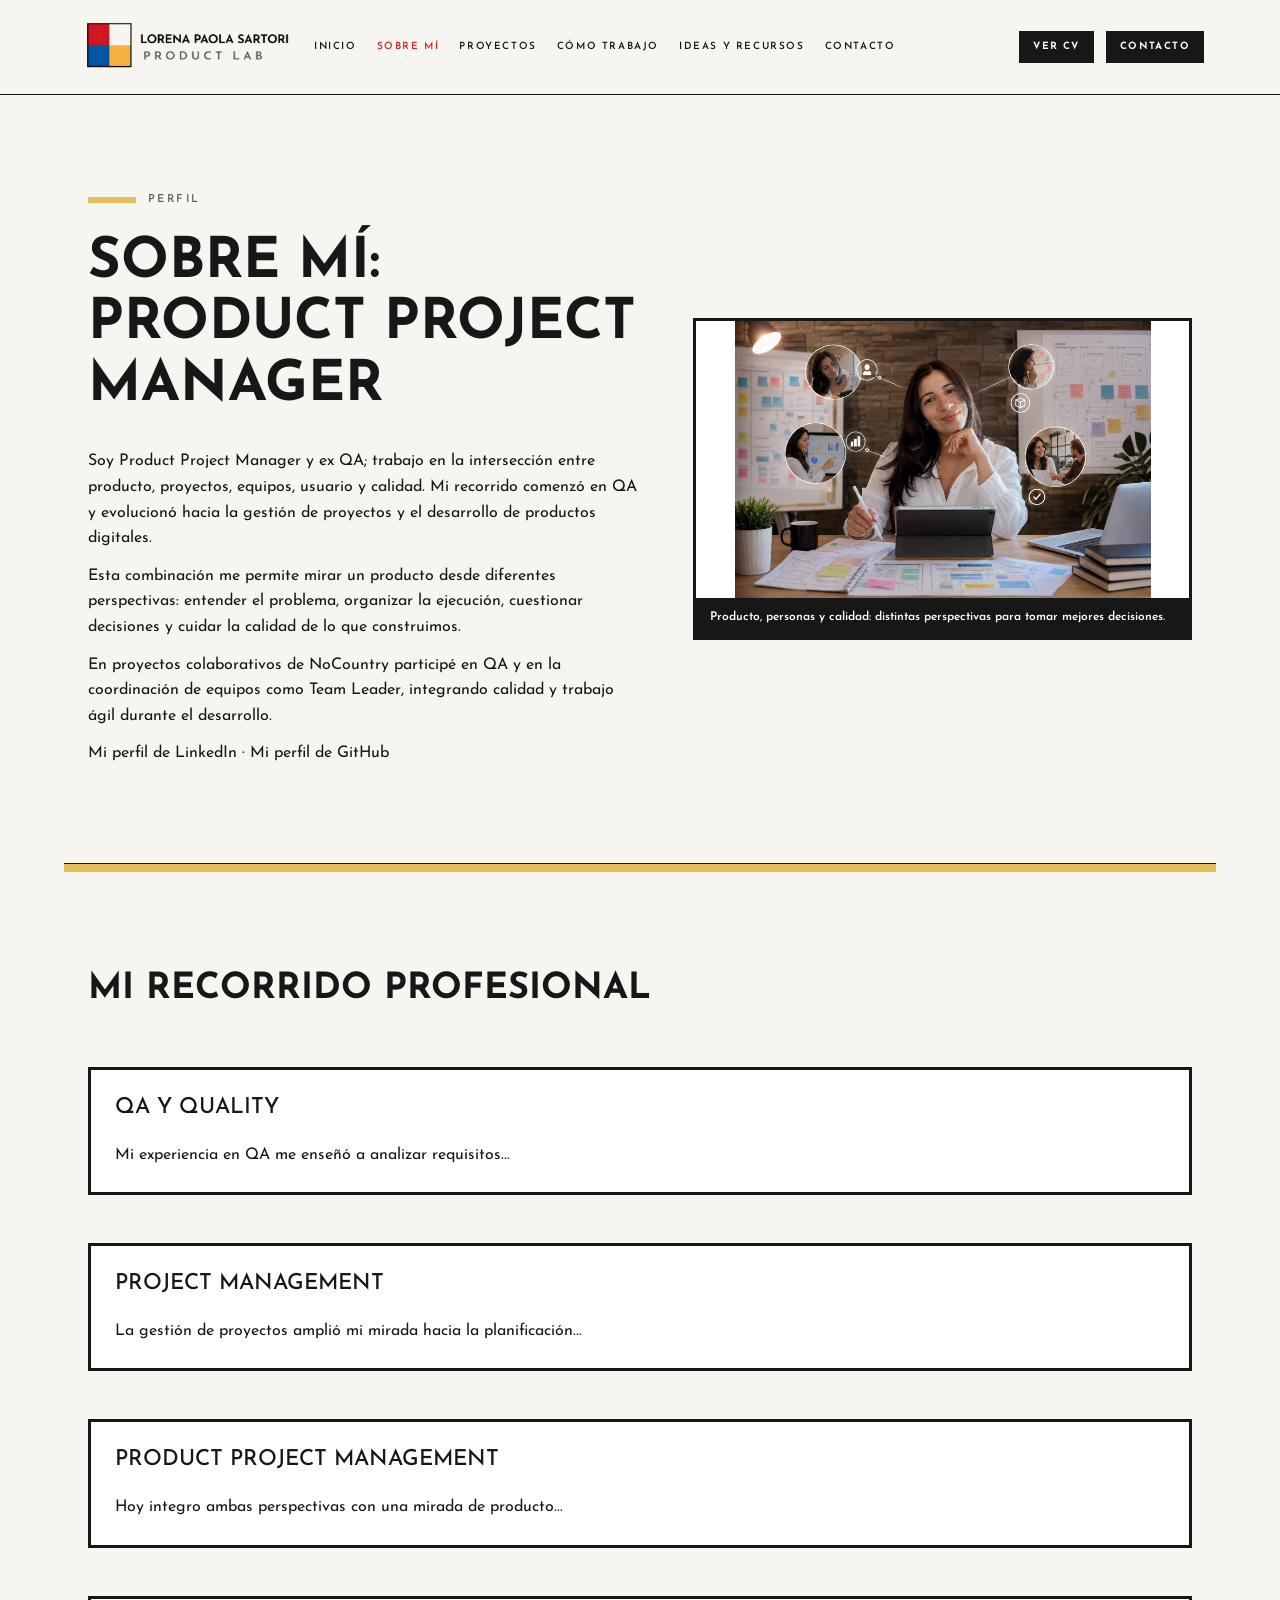
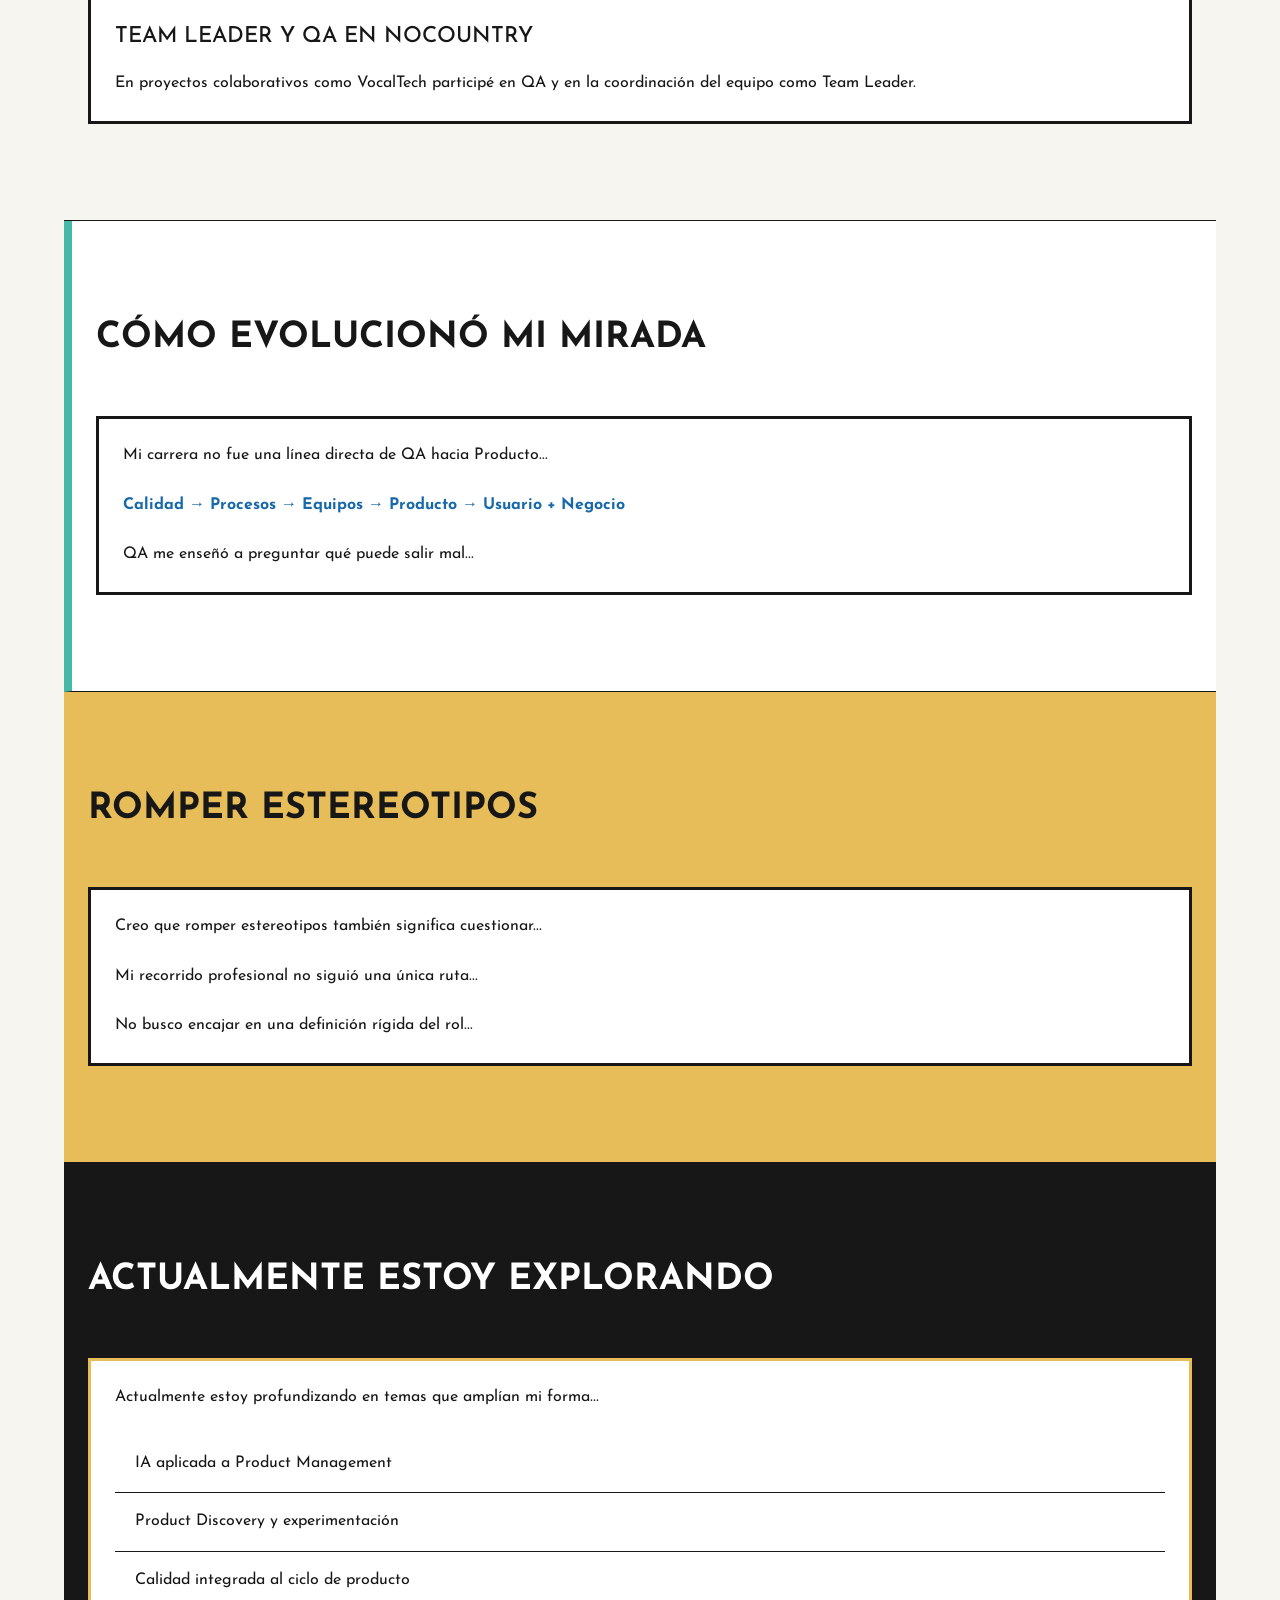
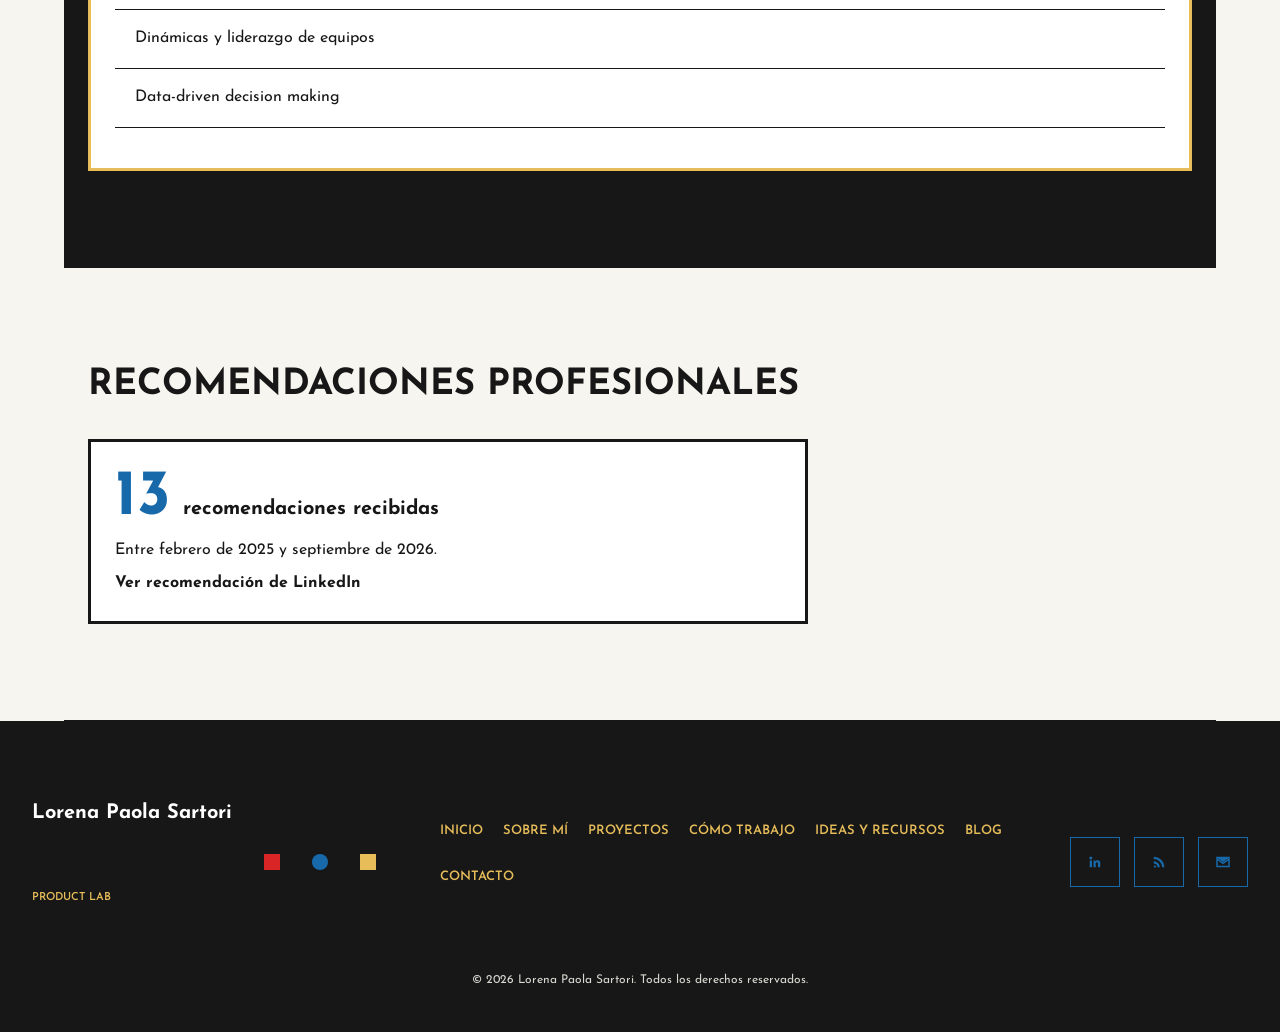
<file: pages/sobre-mi.html>
<!DOCTYPE html>
<html lang="es">
<head>
  <meta charset="UTF-8" />
  <meta name="viewport" content="width=device-width, initial-scale=1.0" />
  <meta name="description" content="Conocé el recorrido de Lorena Paola Sartori, Product Project Manager y ex QA, con experiencia en gestión de proyectos, calidad y equipos colaborativos.">
  <title>Sobre mí | Lorena Paola Sartori — Product Project Manager y ex QA</title>

  <!-- Bootstrap -->
  <link href="https://cdn.jsdelivr.net/npm/bootstrap@5.3.3/dist/css/bootstrap.min.css" rel="stylesheet" integrity="sha384-QWTKZyjpPEjISv5WaRU9OFeRpok6YctnYmDr5pNlyT2bRjXh0JMhjY6hW+ALEwIH" crossorigin="anonymous">

  <!-- Google Fonts -->
  <link rel="preconnect" href="https://fonts.googleapis.com">
  <link rel="preconnect" href="https://fonts.gstatic.com" crossorigin>
  <link href="https://fonts.googleapis.com/css2?family=Josefin+Sans:ital,wght@0,100..700;1,100..700&display=swap" rel="stylesheet">

  <link href="https://unpkg.com/aos@2.3.4/dist/aos.css" rel="stylesheet">
  <!-- CSS externo -->
  <link rel="stylesheet" href="../style/styles.css">
</head>

<body class="site-body inner-page about-page">

  <header class="site-header">
    <nav class="navbar navbar-expand-lg site-navbar" aria-label="Navegación principal">
      <div class="container-fluid site-navbar-inner">
        <a class="navbar-brand brand" href="../index.html" aria-label="Lorena Paola Sartori Product Lab">
          <img class="brand-logo" src="../imagenes/logo-product-lab-lorena-paola-sartori.png" alt="Lorena Paola Sartori Product Lab">
        </a>
        <button class="navbar-toggler" type="button" data-bs-toggle="collapse" data-bs-target="#about-navigation" aria-controls="about-navigation" aria-expanded="false" aria-label="Abrir navegación">
          <span class="navbar-toggler-icon"></span>
        </button>
        <div class="collapse navbar-collapse" id="about-navigation">
          <ul class="navbar-nav nav-list me-auto mb-2 mb-lg-0">
            <li class="nav-item"><a class="nav-link" href="../index.html">Inicio</a></li>
            <li class="nav-item"><a class="nav-link" href="./sobre-mi.html" aria-current="page">Sobre mí</a></li>
            <li class="nav-item"><a class="nav-link" href="./proyectos.html">Proyectos</a></li>
            <li class="nav-item"><a class="nav-link" href="./como-trabajo.html">Cómo trabajo</a></li>
            <li class="nav-item"><a class="nav-link" href="./ideas-recursos.html">Ideas y Recursos</a></li>
            <li class="nav-item"><a class="nav-link" href="./contacto.html">Contacto</a></li>
          </ul>
          <div class="header-actions">
            <a href="../documento/lorena-paola-sartori.pdf" class="header-action">Ver CV</a>
            <a href="../index.html#contacto" class="header-action">Contacto</a>
          </div>
        </div>
      </div>
    </nav>
  </header>

  <main class="site-main">

    <section class="page-section about-hero" data-aos="fade-up">
      <p class="eyebrow"><span></span>Perfil</p>
      <h1 class="page-title">Sobre mí: Product Project Manager</h1>
      <article>
        <p>
          Soy Product Project Manager y ex QA; trabajo en la intersección entre
          producto, proyectos, equipos, usuario y calidad.
          Mi recorrido comenzó en QA y evolucionó hacia la gestión de
          proyectos y el desarrollo de productos digitales.
        </p>

        <p>
        Esta combinación me permite mirar un producto desde diferentes
        perspectivas: entender el problema, organizar la ejecución,
        cuestionar decisiones y cuidar la calidad de lo que construimos.
        </p>
        <p>
          En proyectos colaborativos de NoCountry participé en QA y en la
          coordinación de equipos como Team Leader, integrando calidad y
          trabajo ágil durante el desarrollo.
        </p>
        <p>
          <a href="https://www.linkedin.com/in/lorena-paola-sartori-pm/" target="_blank" rel="noopener noreferrer">Mi perfil de LinkedIn</a>
          ·
          <a href="https://github.com/Anonimus201990" target="_blank" rel="noopener noreferrer">Mi perfil de GitHub</a>
        </p>
      </article>

      <figure>
        <img
          src="../imagenes/hero-product-project-manager.png"
          alt="Lorena Sartori, Product Project Manager, en un entorno de trabajo relacionado con productos digitales"
        />
        <figcaption class="metadata">
          Producto, personas y calidad: distintas perspectivas para tomar mejores decisiones.
        </figcaption>
      </figure>
    </section>

    <section class="page-section career-journey-section" data-aos="fade-up">
      <h2 class="section-title">Mi recorrido profesional</h2>

      <article class="project-card">
        <h3>QA y Quality</h3>
        <p>Mi experiencia en QA me enseñó a analizar requisitos...</p>
      </article>

      <article class="project-card">
        <h3>Project Management</h3>
        <p>La gestión de proyectos amplió mi mirada hacia la planificación...</p>
      </article>

      <article class="project-card">
        <h3>Product Project Management</h3>
        <p>Hoy integro ambas perspectivas con una mirada de producto...</p>
      </article>
      <article class="project-card">
        <h3>Team Leader y QA en NoCountry</h3>
        <p>En proyectos colaborativos como VocalTech participé en QA y en la coordinación del equipo como Team Leader.</p>
      </article>
    </section>

    <section class="page-section career-evolution-section" data-aos="fade-up">
      <h2 class="section-title">Cómo evolucionó mi mirada</h2>

      <article class="project-card">
        <p>Mi carrera no fue una línea directa de QA hacia Producto...</p>
        <p><strong>Calidad → Procesos → Equipos → Producto → Usuario + Negocio</strong></p>
        <p>QA me enseñó a preguntar qué puede salir mal...</p>
      </article>
    </section>

    <section class="page-section stereotypes-section" data-aos="fade-up">
      <h2 class="section-title">Romper estereotipos</h2>

      <article class="project-card">
        <p>Creo que romper estereotipos también significa cuestionar...</p>
        <p>Mi recorrido profesional no siguió una única ruta...</p>
        <p>No busco encajar en una definición rígida del rol...</p>
      </article>
    </section>

    <section class="page-section exploration-section" data-aos="fade-up">
      <h2 class="section-title">Actualmente estoy explorando</h2>

      <article class="project-card exploration-card">
        <p>Actualmente estoy profundizando en temas que amplían mi forma...</p>
        <ul>
          <li>IA aplicada a Product Management</li>
          <li>Product Discovery y experimentación</li>
          <li>Calidad integrada al ciclo de producto</li>
          <li>Dinámicas y liderazgo de equipos</li>
          <li>Data-driven decision making</li>
        </ul>
      </article>
    </section>

    <section class="page-section recommendation-metric-section" aria-labelledby="recommendation-metric-title">
      <h2 id="recommendation-metric-title" class="section-title">Recomendaciones profesionales</h2>
      <article class="recommendation-metric">
        <p class="recommendation-count"><strong>13</strong><span>recomendaciones recibidas</span></p>
        <p>Entre febrero de 2025 y septiembre de 2026.</p>
        <a href="./como-trabajo.html#recomendaciones">Ver recomendación de LinkedIn</a>
      </article>
    </section>

  </main>

  <footer class="site-footer">
    <div class="footer-content">
      <p class="brand-name">Lorena Paola Sartori</p>
      <p class="brand-label">Product Lab</p>
      <div class="footer-decoration" aria-hidden="true">
        <span class="footer-decoration-square"></span>
        <span class="footer-decoration-circle"></span>
        <span class="footer-decoration-square"></span>
      </div>

      <nav class="site-nav" aria-label="Navegación secundaria">
        <ul class="footer-nav-list">
          <li><a href="../index.html">Inicio</a></li>
          <li><a href="./sobre-mi.html">Sobre mí</a></li>
          <li><a href="./proyectos.html">Proyectos</a></li>
          <li><a href="./como-trabajo.html">Cómo trabajo</a></li>
          <li><a href="./ideas-recursos.html">Ideas y Recursos</a></li>
          <li><a href="https://anonimus201990.blogspot.com/" target="_blank" rel="noopener noreferrer">Blog</a></li>
          <li><a href="./contacto.html">Contacto</a></li>
        </ul>
      </nav>

      <nav class="footer-socials" aria-label="Contacto">
        <a href="https://www.linkedin.com/in/lorena-paola-sartori-pm/" target="_blank" rel="noopener noreferrer" aria-label="LinkedIn">
          <svg viewBox="0 0 24 24" aria-hidden="true"><path d="M6.5 8.5a2 2 0 1 0 0-4 2 2 0 0 0 0 4ZM5 10h3v9H5Zm5 0h2.9v1.2c.5-.8 1.4-1.4 2.8-1.4 2.8 0 3.3 1.8 3.3 4V19h-3v-4.6c0-1.1 0-2.1-1.3-2.1s-1.7 1-1.7 2V19h-3Z"/></svg>
        </a>
        <a href="https://anonimus201990.blogspot.com/" target="_blank" rel="noopener noreferrer" aria-label="Blog">
          <svg viewBox="0 0 24 24" aria-hidden="true"><path d="M5 5v3a11 11 0 0 1 11 11h3A14 14 0 0 0 5 5Zm0 6v3a5 5 0 0 1 5 5h3a8 8 0 0 0-8-8Zm1.5 5.5a1.5 1.5 0 1 0 0 3 1.5 1.5 0 0 0 0-3Z"/></svg>
        </a>
        <a href="mailto:lorenapaolasartori.it@gmail.com" aria-label="Correo electrónico">
          <svg viewBox="0 0 24 24" aria-hidden="true"><path d="M3 5h18v14H3Zm2 2v.5l7 5 7-5V7l-7 5Zm14 10V10l-7 5-7-5v7Z"/></svg>
        </a>
      </nav>
      <p class="footer-copy">© 2026 Lorena Paola Sartori. Todos los derechos reservados.</p>
    </div>
  </footer>

  <!-- Bootstrap JS -->
  <script src="https://cdn.jsdelivr.net/npm/bootstrap@5.3.3/dist/js/bootstrap.bundle.min.js" integrity="sha384-YvpcrYf0tY3lHB60NNkmXc5s9fDVZLESaAA55NDzOxhy9GkcIdslK1eN7N6jIeHz" crossorigin="anonymous"></script>
  <script src="https://unpkg.com/aos@2.3.4/dist/aos.js"></script>
  <script>
    AOS.init({
      duration: 500,
      once: true,
      offset: 48,
      disable: window.matchMedia('(prefers-reduced-motion: reduce)').matches
    });
  </script></body>
</html>
</file>
<file: style/styles.css>
.project-card {
  transition: transform 0.3s ease, border-color 0.3s ease;
}
@media (prefers-reduced-motion: reduce) {
  .project-card {
    transition: none;
  }
}

html {
  scroll-behavior: smooth;
}

body,
.site-body {
  font-family: "Josefin Sans", Arial, sans-serif;
  font-size: 16px;
  line-height: 1.6;
  color: #171717;
  background-color: #F7F5EF;
}

ul,
ol {
  list-style: none;
}

a {
  color: inherit;
  text-decoration: none;
}

img {
  display: block;
  width: 100%;
  max-width: 100%;
  height: auto;
}

iframe {
  max-width: 100%;
  border: 1px solid #171717;
}

.embedded-content {
  width: 100%;
  height: 480px;
  border: none;
}

h1,
h2,
h3 {
  color: #171717;
  text-transform: uppercase;
}

h1,
.page-title {
  font-size: clamp(2.5rem, 10vw, 56px);
  font-weight: 700;
  line-height: 1.1;
}

h2,
.section-title {
  font-size: clamp(2rem, 7vw, 36px);
  font-weight: 700;
  line-height: 1.2;
}

h3 {
  font-size: 22px;
  line-height: 1.3;
}

p {
  font-size: 16px;
  line-height: 1.6;
}

.metadata {
  color: #5F625F;
  font-size: 12px;
  font-weight: 600;
}

.highlight-red {
  color: #D92525;
}

.eyebrow {
  margin: 0;
  color: #5F625F;
  font-size: 11px;
  font-weight: 600;
  letter-spacing: 0.22em;
  text-transform: uppercase;
}

.eyebrow-light {
  color: rgba(247, 245, 239, 0.6);
}

.section-title-light {
  color: #F7F5EF;
  margin-top: 16px;
}

.site-body a:hover {
  color: #D92525;
}
.site-body a:focus-visible,
.site-body button:focus-visible {
  outline: 2px solid currentColor;
  outline-offset: 3px;
}
.site-body a:active,
.site-body button:active {
  transform: translateY(1px);
}

* {
  margin: 0;
  padding: 0;
  box-sizing: border-box;
}

.site-main {
  width: 100%;
  background-color: #F7F5EF;
}

.home-page .site-main {
  display: flex;
  flex-direction: column;
}

.home-page .hero-section {
  order: 1;
}

.home-page .project-metrics {
  order: 2;
}

.home-page .problems-section {
  order: 3;
}

.home-page .capacities-section {
  order: 4;
}

.home-page .work-method-section {
  order: 5;
}

.home-page .selected-projects-section {
  order: 6;
}

.home-page .contact-section {
  order: 7;
}

.page-section {
  display: flex;
  flex-direction: column;
  align-items: flex-start;
  gap: 24px;
  width: min(1200px, 100% - 48px);
  margin: 0 auto;
  padding: 64px 24px;
  border-bottom: 3px solid #171717;
}

.page-section figure {
  width: min(100%, 760px);
  border: 3px solid #171717;
  background-color: #FFFFFF;
}

.page-section figcaption {
  padding: 10px 14px;
  color: #FFFFFF;
  background-color: #171717;
  font-size: 12px;
}

.hero-section {
  display: grid;
  grid-template-columns: 1fr;
  grid-template-areas: "content" "image";
  align-items: center;
  gap: 48px;
}

.hero-content {
  grid-area: content;
  display: flex;
  flex-direction: column;
  gap: 20px;
  width: 100%;
}

.hero-image {
  grid-area: image;
  width: 100%;
  animation: hero-image-enter 500ms ease-out both;
}

@keyframes hero-image-enter {
  from {
    opacity: 0;
    transform: translateY(16px);
  }
  to {
    opacity: 1;
    transform: translateY(0);
  }
}
.hero-actions {
  display: flex;
  flex-wrap: wrap;
  gap: 14px;
  margin-top: 8px;
}

.project-metrics {
  width: 100%;
  border-top: 1px solid #171717;
  border-bottom: 1px solid #171717;
}

.metrics-container {
  display: grid;
  grid-template-columns: repeat(2, minmax(0, 1fr));
  width: min(1152px, 100%);
  margin: 0 auto;
}

.metric-item {
  display: flex;
  flex-direction: column;
  gap: 12px;
  min-height: 126px;
  padding: 28px 16px;
  border-left: 1px solid #171717;
}

.metric-item:first-child {
  border-left: 0;
}

.metric-item:nth-child(3) {
  border-left: 0;
  border-top: 1px solid #171717;
}

.metric-item:nth-child(4) {
  border-top: 1px solid #171717;
}

.metric-item strong {
  font-size: 40px;
  line-height: 1;
}

.metric-item span {
  max-width: 220px;
  color: #171717;
  font-size: 11px;
  font-weight: 600;
  letter-spacing: 0.16em;
  line-height: 1.45;
  text-transform: uppercase;
}

.metric-yellow {
  background-color: #E7BD5A;
}

.metric-black {
  color: #FFFFFF;
  background-color: #171717;
}

.metric-black span {
  color: #FFFFFF;
}

.metrics-note {
  width: min(1152px, 100%);
  margin: 0 auto;
  padding: 12px 24px;
  color: #5F625F;
  font-size: 12px;
}

.work-method-section {
  width: 100%;
  color: #FFFFFF;
  background-color: #171717;
  border-top: 1px solid #171717;
}

.work-method-inner,
.selected-projects-inner {
  width: min(1152px, 100% - 24px);
  margin: 0 auto;
  padding: 64px 12px;
}

.method-grid {
  display: grid;
  grid-template-columns: 1fr;
  gap: 1px;
  margin-top: 40px;
  background-color: rgba(247, 245, 239, 0.25);
}

.method-card {
  min-height: 248px;
  padding: 32px;
  background-color: #171717;
}

.method-card h3 {
  margin-top: 32px;
  color: #F7F5EF;
}

.method-card p {
  max-width: 304px;
  margin-top: 12px;
  color: rgba(247, 245, 239, 0.7);
}

.method-number {
  display: grid;
  place-items: center;
  width: 56px;
  height: 56px;
  border-radius: 50%;
  color: #FFFFFF;
  font-size: 18px;
  font-weight: 700;
}

.method-red {
  background-color: #D92525;
}

.method-blue {
  background-color: #1769AA;
}

.method-teal {
  color: #171717;
  background-color: #46B8A8;
}

.selected-projects-section {
  width: 100%;
  border-top: 1px solid #171717;
}

.section-heading-row {
  display: flex;
  align-items: flex-start;
  flex-direction: column;
  gap: 24px;
}

.selected-projects-link {
  flex-shrink: 0;
  color: #171717;
  background-color: transparent;
  border-color: #171717;
}

.selected-projects-link:hover {
  color: #FFFFFF;
  background-color: #171717;
  border-color: #171717;
}

.selected-project-carousel {
  height: auto;
  min-height: 0;
  margin-top: 56px;
  overflow: hidden;
  border: 1px solid #171717;
  background-color: #171717;
}

.selected-project-slide {
  display: grid;
  grid-template-columns: 1fr;
  height: auto;
  min-height: 0;
  color: #171717;
  background-color: #FFFFFF;
}

.selected-project-slide:hover {
  color: #171717;
}

.selected-project-slide:focus-visible {
  outline: 2px solid #D92525;
  outline-offset: -4px;
}

.selected-project-slide > img {
  width: 100%;
  height: auto;
  min-height: 0;
  aspect-ratio: 16/9;
  object-fit: contain;
  background-color: #FFFFFF;
  border-bottom: 1px solid #171717;
}

.selected-project-slide > div {
  padding: 32px 24px 64px;
}

.selected-project-slide h3,
.selected-project-slide p,
.project-card-label {
  margin-right: 24px;
  margin-left: 24px;
}

.selected-project-slide h3 {
  margin-top: 12px;
}

.selected-project-slide p {
  margin-bottom: 24px;
  color: #5F625F;
}

.contact-section {
  color: #FFFFFF;
  background-color: #1769AA;
}

.contact-section h2,
.contact-section p {
  color: #FFFFFF;
}

article {
  width: 100%;
}

article p {
  margin-bottom: 12px;
}

article p:last-child {
  margin-bottom: 0;
}

.project-card {
  display: flex;
  flex-direction: column;
  gap: 12px;
  width: 100%;
  padding: 24px;
  background-color: #FFFFFF;
  border: 3px solid #171717;
}

.project-name-grid .project-card {
  padding: 0 0 24px;
  overflow: hidden;
}

.project-card > img,
.project-card figure img,
.project-name-grid .project-card img {
  width: 100%;
  aspect-ratio: 16/9;
  height: auto;
  object-fit: contain;
  background-color: #FFFFFF;
  border: 1px solid #171717;
}

.project-card figure {
  width: 100%;
  margin: 0;
}

.project-name-grid .project-card img {
  border-bottom: 3px solid #171717;
}

.project-name-grid .project-card h3,
.project-name-grid .project-card p {
  margin-right: 24px;
  margin-left: 24px;
}

.project-name-grid .project-card h3 {
  margin-top: 8px;
}

.project-card h3,
.project-card p {
  color: #171717;
}

.project-grid,
.phase-grid,
.resource-grid {
  display: grid;
  grid-template-columns: 1fr;
  gap: 24px;
  width: 100%;
}

.project-name-grid {
  display: grid;
  grid-template-columns: 1fr;
  gap: 24px;
  width: 100%;
}

.phase-grid li {
  display: flex;
}

.phase-grid .project-card {
  height: 100%;
}

.resource-grid li {
  padding: 16px;
  background-color: #FFFFFF;
}

.numbered-list {
  display: flex;
  flex-direction: column;
  width: 100%;
}

.numbered-item {
  display: flex;
  gap: 20px;
  padding: 20px 24px;
  border-left: 8px solid #D92525;
  background-color: #FFFFFF;
}

.numbered-item .number {
  min-width: 40px;
  color: #D92525;
  font-size: 24px;
  font-weight: 700;
}

.numbered-item h3 {
  margin-bottom: 8px;
  font-size: 18px;
}

.numbered-item p {
  color: #5F625F;
  font-size: 14px;
}

.capacities {
  display: grid;
  grid-template-columns: 1fr;
  grid-template-areas: "capacity-one" "capacity-two" "capacity-three" "capacity-four" "capacity-five";
  gap: 24px;
  width: 100%;
}

.capacity-card {
  display: flex;
  flex-direction: column;
  gap: 12px;
  min-height: 200px;
  padding: 24px;
  position: relative;
}

.capacity-card:nth-child(1) {
  grid-area: capacity-one;
}

.capacity-card:nth-child(2) {
  grid-area: capacity-two;
}

.capacity-card:nth-child(3) {
  grid-area: capacity-three;
}

.capacity-card:nth-child(4) {
  grid-area: capacity-four;
}

.capacity-card:nth-child(5) {
  grid-area: capacity-five;
}

.capacity-card .card-number {
  position: absolute;
  top: 12px;
  right: 12px;
  font-size: 32px;
  opacity: 0.3;
}

.capacity-card h3 {
  font-size: 18px;
}

.capacity-card p {
  font-size: 14px;
}

.capacities-stage {
  width: 100%;
  padding: 1px;
  background-color: #171717;
}

.capacities-stage .capacities {
  grid-template-columns: 1fr;
  gap: 1px;
  padding: 0;
  background-color: #171717;
}

.capacities-stage .capacity-card {
  grid-area: auto;
  min-height: 216px;
  padding: 32px;
  background-color: #F7F5EF;
  border: 0;
}

.capacities-stage .capacity-card .card-number {
  position: static;
  display: grid;
  place-items: center;
  width: 32px;
  height: 32px;
  margin-bottom: 24px;
  color: #171717;
  background-color: #1769AA;
  font-size: 16px;
  opacity: 1;
}

.capacities-stage .capacity-card:nth-child(2) .card-number {
  background-color: #D92525;
}

.capacities-stage .capacity-card:nth-child(3) .card-number {
  background-color: #46B8A8;
}

.capacities-stage .capacity-card:nth-child(4) .card-number {
  background-color: #E7BD5A;
}

.capacities-stage .capacity-card:nth-child(5) .card-number {
  color: #FFFFFF;
  background-color: #171717;
}

.capacities-stage .capacity-card h3,
.capacities-stage .capacity-card p {
  color: #171717;
}

.card-blue {
  color: #FFFFFF;
  background-color: #1769AA;
}

.card-red {
  color: #FFFFFF;
  background-color: #D92525;
}

.card-teal {
  color: #171717;
  background-color: #46B8A8;
}

.card-yellow {
  color: #171717;
  background-color: #E7BD5A;
}

.card-black {
  color: #FFFFFF;
  background-color: #171717;
}

.card-blue h3,
.card-blue p,
.card-red h3,
.card-red p,
.card-black h3,
.card-black p {
  color: #FFFFFF;
}

.card-teal h3,
.card-teal p {
  color: #171717;
}

.journey-yellow,
.stereotype-yellow,
.exploring-yellow {
  width: 100%;
  padding: 40px;
  background-color: #E7BD5A;
}

.journey-cards {
  display: grid;
  grid-template-columns: 1fr;
  grid-template-areas: "card-one" "card-two" "card-three";
  gap: 24px;
  width: 100%;
}

.journey-card {
  grid-area: card-one;
  display: flex;
  flex-direction: column;
  gap: 12px;
  padding: 24px;
  position: relative;
  background-color: #FFFFFF;
  border: 3px solid #171717;
}

.journey-card:nth-child(2) {
  grid-area: card-two;
}

.journey-card:nth-child(3) {
  grid-area: card-three;
}

.journey-card .journey-number {
  position: absolute;
  top: -15px;
  left: 20px;
  display: grid;
  place-items: center;
  width: 40px;
  height: 40px;
  color: #171717;
  background-color: #E7BD5A;
  border: 3px solid #171717;
  border-radius: 50%;
}

.journey-card h3 {
  margin-top: 12px;
}

.evolution-black {
  width: 100%;
  padding: 40px;
  color: #FFFFFF;
  background-color: #171717;
}

.evolution-card,
.stereotype-card,
.exploring-card {
  display: flex;
  flex-direction: column;
  gap: 16px;
}

.evolution-card p {
  color: #FFFFFF;
}

.evolution-card strong {
  color: #E7BD5A;
}

.evolution-dots,
.tags-container {
  display: flex;
  flex-wrap: wrap;
  gap: 12px;
}

.evolution-dots {
  margin-top: 20px;
}

.dot {
  width: 16px;
  height: 16px;
  border-radius: 50%;
}

.dot-red {
  background-color: #D92525;
}

.dot-yellow {
  background-color: #E7BD5A;
}

.dot-teal {
  background-color: #46B8A8;
}

.stereotype-card p,
.exploring-card p {
  color: #171717;
}

.tag {
  padding: 8px 16px;
  color: #171717;
  background-color: #FFFFFF;
  border: 2px solid #171717;
  border-radius: 4px;
  font-size: 13px;
  font-weight: 600;
}

.tag-teal {
  color: #171717;
  background-color: #46B8A8;
  border-color: #46B8A8;
}

.contact-page .contact-section {
  display: grid;
  grid-template-columns: 1fr;
  grid-template-areas: "eyebrow" "title" "copy" "art";
}

.contact-page .contact-section > .eyebrow {
  grid-area: eyebrow;
}

.contact-page .contact-section .page-title {
  grid-area: title;
}

.contact-page .contact-section > p:not(.eyebrow) {
  grid-area: copy;
}

.contact-page .contact-section .geometric-art {
  grid-area: art;
}

.inner-page .site-main {
  display: flex;
  flex-direction: column;
}

.inner-page .page-section {
  width: min(1152px, 100% - 24px);
  padding: 64px 12px;
  border-bottom: 1px solid #171717;
}

.inner-page .page-section:first-child {
  padding-top: 64px;
}

.inner-page .page-section > article:not(.project-card),
.inner-page .page-section > p {
  max-width: 720px;
}

.inner-page .page-section > figure {
  width: min(100%, 760px);
  margin: 24px 0 0;
}

.inner-page .page-section > figure img {
  aspect-ratio: 16/9;
  object-fit: contain;
  background-color: #FFFFFF;
}

.inner-page .page-section > figure figcaption {
  background-color: #171717;
}

.inner-page .page-title {
  width: 100%;
  min-width: 0;
  max-width: 900px;
  font-size: clamp(2.5rem, 10vw, 56px);
  overflow-wrap: anywhere;
}

.inner-page .project-card {
  margin-top: 24px;
}

.inner-page .project-card h3 {
  margin-bottom: 8px;
}

.inner-page .project-card strong {
  color: #1769AA;
}

.inner-page ul:not(.nav-list):not(.footer-nav-list),
.inner-page ol {
  width: 100%;
  padding-left: 0;
}

.inner-page ul:not(.nav-list):not(.footer-nav-list) li,
.inner-page ol > li {
  padding: 16px 20px;
  border-bottom: 1px solid #171717;
}

.inner-page ol {
  counter-reset: work-step;
}

.inner-page ol > li {
  counter-increment: work-step;
}

.inner-page ol > li::before {
  content: counter(work-step, decimal-leading-zero);
  display: inline-block;
  min-width: 48px;
  margin-right: 16px;
  color: #D92525;
  font-size: 22px;
  font-weight: 700;
}

.inner-page.work-page ol .project-card {
  display: inline-flex;
  width: calc(100% - 64px);
  padding: 16px;
  margin: 0;
  vertical-align: middle;
}

.inner-page.resources-page iframe {
  width: 100%;
  background-color: #FFFFFF;
}

.inner-page .contact-section {
  width: 100%;
  max-width: none;
  min-height: 320px;
  color: #FFFFFF;
  background-color: #1769AA;
}

.inner-page .contact-section .page-title,
.inner-page .contact-section p {
  color: #FFFFFF;
}

.inner-page .contact-section .header-action {
  color: #171717;
  background-color: #F7F5EF;
  border-color: #F7F5EF;
}

.inner-page .contact-section .header-action:hover {
  background-color: #E7BD5A;
  border-color: #E7BD5A;
}

.about-page .exploration-section {
  background-color: #171717;
}

.about-page .exploration-section > .section-title {
  color: #FFFFFF;
}

.about-page .exploration-card {
  background-color: #FFFFFF;
  border-color: #E7BD5A;
}

.about-page .page-section.exploration-section .exploration-card p,
.about-page .page-section.exploration-section .exploration-card li {
  color: #171717;
}

.about-page .career-journey-section {
  border-top: 8px solid #E7BD5A;
}

.about-page .career-evolution-section {
  background-color: #FFFFFF;
  border-left: 8px solid #46B8A8;
}

.about-page .stereotypes-section {
  background-color: #E7BD5A;
}

.about-page .stereotypes-section .project-card {
  background-color: #FFFFFF;
  border-color: #171717;
}

.about-page .stereotypes-section .project-card p {
  color: #171717;
}

.resources-page .blog-post-list {
  display: grid;
  grid-template-columns: 1fr;
  gap: 16px;
  width: 100%;
  padding: 0;
  list-style: none;
}

.inner-page.resources-page ul.blog-post-list > li {
  padding: 0;
  border: 0;
}

.resources-page .blog-post-link {
  display: flex;
  height: 100%;
  flex-direction: column;
  gap: 8px;
  padding: 20px;
  color: #171717;
  background-color: #FFFFFF;
  border: 2px solid #171717;
  text-decoration: none;
}

.resources-page .blog-post-link:hover {
  border-color: #1769AA;
}

.resources-page .blog-post-link:focus-visible {
  outline: 3px solid #1769AA;
  outline-offset: 3px;
}

.resources-page .blog-post-link time {
  color: #5F625F;
}

.resources-page .blog-post-link strong {
  color: #1769AA;
}

.projects-page .page-section:nth-child(2) {
  border-top: 8px solid #1769AA;
}

.projects-page .page-section:nth-child(3) {
  border-top: 8px solid #D92525;
}

.projects-page .project-name-grid {
  display: grid;
  grid-template-columns: repeat(auto-fit, minmax(min(100%, 280px), 1fr));
  gap: 20px;
}

.projects-page .project-name-grid .project-card {
  min-height: 100%;
  margin-top: 0;
  padding: 0 0 24px;
  gap: 0;
  background-color: #FFFFFF;
  border: 1px solid #171717;
}

.projects-page .project-name-grid .project-card:nth-child(3n) {
  border-top: 6px solid #46B8A8;
}

.projects-page .project-name-grid .project-card:nth-child(3n+1) {
  border-top: 6px solid #1769AA;
}

.projects-page .project-name-grid .project-card:nth-child(3n+2) {
  border-top: 6px solid #E7BD5A;
}

.projects-page .project-name-grid .project-card img {
  aspect-ratio: 16/10;
  border: 0;
  border-bottom: 1px solid #171717;
}

.projects-page .project-name-grid .project-card h3 {
  margin: 18px 24px 0;
}

.projects-page .project-name-grid .project-card p {
  margin: 4px 24px 0;
  color: #5F625F;
}

.projects-page .featured-case {
  display: grid;
  grid-template-columns: minmax(0, 1fr);
  align-items: center;
  gap: 20px;
  padding: 20px;
}

.projects-page .featured-case-copy {
  display: flex;
  flex-direction: column;
  gap: 10px;
  min-width: 0;
}

.projects-page .featured-case-copy h3 {
  margin: 0 0 6px;
}

.projects-page .featured-case-copy p {
  margin: 0;
  color: #5F625F;
}

.projects-page .featured-case-copy strong {
  color: #1769AA;
}

.projects-page .featured-case-visual {
  width: 100%;
  margin: 0;
  padding: 14px;
  background-color: #F7F5EF;
  border: 1px solid #171717;
}

.projects-page .featured-case-visual img {
  width: 100%;
  height: 220px;
  aspect-ratio: auto;
  object-fit: contain;
  background-color: #FFFFFF;
  border: 0;
}

.projects-page .featured-case-visual figcaption {
  margin-top: 10px;
  padding: 0;
  color: #5F625F;
  background-color: transparent;
}

.work-page .page-section:nth-child(2) {
  border-top: 8px solid #D92525;
}

.work-page .page-section:nth-child(3) {
  background-color: #171717;
  border-left: 8px solid #1769AA;
}

.work-page .page-section:nth-child(3) .section-title,
.work-page .page-section:nth-child(3) li,
.work-page .page-section:nth-child(3) strong {
  color: #F7F5EF;
}

.work-page .page-section:nth-child(4) {
  border-top: 8px solid #46B8A8;
}

.resources-page .page-section:nth-child(2) {
  border-top: 8px solid #46B8A8;
}

.resources-page .page-section:nth-child(3) {
  background-color: #E7BD5A;
  border-top: 8px solid #E7BD5A;
}

.resources-page .page-section:nth-child(4) {
  background-color: #FFFFFF;
  border-top: 8px solid #1769AA;
}

.resources-page .page-section:nth-child(5) {
  border-top: 8px solid #D92525;
}

.about-page .page-section ul li,
.work-page .page-section ul li,
.resources-page .page-section ul li {
  transition: background-color 0.2s ease, transform 0.2s ease;
}

.about-page .page-section ul li:hover,
.work-page .page-section ul li:hover,
.resources-page .page-section ul li:hover {
  background-color: rgba(231, 189, 90, 0.22);
  transform: translateX(4px);
}

@media (min-width: 768px) {
  .metrics-container {
    grid-template-columns: repeat(4, minmax(0, 1fr));
  }
  .metric-item strong {
    font-size: 48px;
  }
  .metric-item {
    min-height: 156px;
    padding: 40px 24px;
  }
  .metric-item:nth-child(3) {
    border-left: 1px solid #171717;
    border-top: 0;
  }
  .metric-item:nth-child(4) {
    border-top: 0;
  }
  .work-method-inner,
  .selected-projects-inner {
    width: min(1152px, 100% - 48px);
    padding: 80px 24px;
  }
  .method-grid {
    grid-template-columns: repeat(2, minmax(0, 1fr));
    margin-top: 56px;
  }
  .section-heading-row {
    align-items: flex-end;
    flex-direction: row;
    justify-content: space-between;
  }
  .inner-page .page-section {
    width: min(1152px, 100% - 48px);
    padding: 80px 24px;
  }
  .inner-page .page-section:first-child {
    padding-top: 80px;
  }
  .inner-page.work-page ol .project-card {
    width: calc(100% - 72px);
    padding: 24px;
  }
  .inner-page .contact-section {
    min-height: 360px;
  }
  .projects-page .featured-case {
    grid-template-columns: minmax(0, 1.2fr) minmax(0, 0.8fr);
    gap: 24px;
    padding: 24px;
  }
  .projects-page .featured-case-visual img {
    height: 280px;
  }
  .project-grid,
  .phase-grid,
  .resource-grid {
    grid-template-columns: repeat(2, minmax(0, 1fr));
  }
  .journey-cards {
    grid-template-columns: repeat(2, minmax(0, 1fr));
    grid-template-areas: "card-one card-two" "card-three card-three";
  }
  .capacities {
    grid-template-columns: repeat(2, minmax(0, 1fr));
    grid-template-areas: "capacity-one capacity-two" "capacity-three capacity-four" "capacity-five capacity-five";
  }
  .capacities-stage .capacities {
    grid-template-columns: repeat(2, minmax(0, 1fr));
  }
  .capacities-stage .capacity-card:last-child {
    grid-column: 1/-1;
  }
  .selected-project-carousel {
    height: 480px;
  }
  .selected-project-carousel .carousel-inner,
  .selected-project-carousel .carousel-item {
    height: 100%;
  }
  .selected-project-slide {
    grid-template-columns: minmax(0, 1.35fr) minmax(0, 1fr);
    height: 100%;
  }
  .selected-project-slide > img {
    height: 100%;
    min-height: 380px;
    border-right: 1px solid #171717;
    border-bottom: 0;
  }
  .selected-project-slide > div {
    padding: 48px 32px 72px;
  }
}
@media (min-width: 1024px) {
  .hero-section {
    grid-template-columns: minmax(0, 1fr) minmax(0, 1fr);
    grid-template-areas: "content image";
    min-height: 580px;
  }
  .hero-image {
    max-width: 500px;
  }
  .capacities {
    grid-template-columns: repeat(2, minmax(0, 1fr));
    grid-template-areas: "capacity-one capacity-two" "capacity-three capacity-four" "capacity-five capacity-five";
  }
  .method-grid {
    grid-template-columns: repeat(3, minmax(0, 1fr));
    margin-top: 64px;
  }
  .journey-cards {
    grid-template-columns: repeat(3, 1fr);
    grid-template-areas: "card-one card-two card-three";
  }
  .project-grid,
  .phase-grid,
  .resource-grid {
    grid-template-columns: repeat(2, minmax(0, 1fr));
  }
  .secondary-project-grid {
    grid-template-columns: repeat(3, minmax(0, 1fr));
  }
  .contact-page .contact-section {
    grid-template-columns: minmax(0, 1.1fr) minmax(220px, 0.9fr);
    grid-template-areas: "eyebrow art" "title art" "copy art";
    align-items: center;
  }
  .work-method-inner,
  .selected-projects-inner,
  .inner-page .page-section {
    padding-top: 96px;
    padding-bottom: 96px;
  }
  .inner-page .page-section:first-child {
    padding-top: 96px;
  }
}
@media (min-width: 1440px) {
  .page-section {
    width: min(1400px, 100% - 48px);
  }
}
@media (prefers-reduced-motion: reduce) {
  html {
    scroll-behavior: auto;
  }
  .hero-image {
    animation: none;
  }
  .header-action,
  .btn,
  .site-navbar .nav-link,
  .site-navbar .navbar-toggler {
    transition: none;
  }
  .about-page .page-section ul li,
  .work-page .page-section ul li,
  .resources-page .page-section ul li {
    transition: none;
  }
  .about-page .page-section ul li:hover,
  .work-page .page-section ul li:hover,
  .resources-page .page-section ul li:hover {
    transform: none;
  }
}
.inner-page .page-section > .eyebrow {
  display: flex;
  align-items: center;
  gap: 12px;
  width: 100%;
}

.inner-page .page-section > .eyebrow span {
  display: inline-block;
  flex: 0 0 48px;
  height: 6px;
  background-color: #1769AA;
}

.about-page .about-hero > .eyebrow span {
  background-color: #E7BD5A;
}

.work-page .work-hero > .eyebrow span {
  background-color: #D92525;
}

.resources-page .resources-hero > .eyebrow span {
  background-color: #46B8A8;
}

.contact-page .contact-section > .eyebrow span {
  background-color: #E7BD5A;
}

.resources-page .resource-library-section > * {
  width: 100%;
  max-width: none;
  text-align: left;
}

.resources-page .resource-library-section > .section-title {
  margin-bottom: 8px;
}

.resources-page .resource-grid {
  display: grid;
  grid-template-columns: minmax(0, 1fr);
  gap: 1px;
  padding: 1px;
  background-color: #171717;
  list-style: none;
}

.resources-page .resource-grid li {
  min-width: 0;
  min-height: 104px;
  padding: 20px;
  border: 0;
  background-color: #F7F5EF;
  text-align: left;
  overflow-wrap: anywhere;
}

.resources-page .resource-grid li:nth-child(4n+2) {
  color: #171717;
  background-color: #46B8A8;
}

.resources-page .resource-grid li:nth-child(4n) {
  color: #FFFFFF;
  background-color: #171717;
}

.resources-page .resource-grid li:hover {
  transform: none;
}

.resources-page .learning-section > figure {
  width: min(100%, 760px);
}

.resources-page .learning-section .embedded-content {
  display: block;
  min-height: 320px;
}

.resources-page .page-section > p {
  width: 100%;
  max-width: none;
}

.work-page .deliverables-section > p:first-of-type {
  width: 100%;
  max-width: none;
}

.resources-page .learning-section > p:last-child,
.resources-page .page-section > p:last-child {
  display: flex;
  flex-wrap: wrap;
  gap: 12px;
}

.resources-page .resource-grid li {
  display: flex;
  flex-direction: column;
  justify-content: space-between;
  gap: 14px;
  min-height: 156px;
  padding: 24px;
}

.resources-page .resource-grid li::before {
  color: #1769AA;
  font-size: 14px;
  font-weight: 700;
  letter-spacing: 0.12em;
  counter-increment: resource-item;
  content: "0" counter(resource-item);
}

.resources-page .resource-grid {
  counter-reset: resource-item;
}

.resources-page .resource-grid li strong {
  display: block;
  font-size: 18px;
  line-height: 1.25;
  text-transform: uppercase;
}

.resources-page .resource-grid li span {
  font-size: 14px;
  line-height: 1.5;
}

.resources-page .resource-grid li:nth-child(2)::before {
  color: #171717;
}

.resources-page .resource-grid li:nth-child(4)::before {
  color: #E7BD5A;
}

.resources-page .resource-grid li:nth-child(4) strong,
.resources-page .resource-grid li:nth-child(4) span {
  color: #FFFFFF;
}

.resources-page .resource-grid li:nth-child(2) strong,
.resources-page .resource-grid li:nth-child(2) span {
  color: #171717;
}

@media (min-width: 768px) {
  .about-page .about-hero,
  .work-page .work-hero,
  .resources-page .resources-hero {
    display: grid;
    grid-template-columns: minmax(0, 1fr) minmax(0, 0.9fr);
    grid-template-areas: "eyebrow image" "title image" "copy image";
    align-items: center;
    column-gap: clamp(24px, 4vw, 64px);
  }
  .about-page .about-hero > .eyebrow,
  .work-page .work-hero > .eyebrow,
  .resources-page .resources-hero > .eyebrow {
    grid-area: eyebrow;
  }
  .about-page .about-hero > .page-title,
  .work-page .work-hero > .page-title,
  .resources-page .resources-hero > .page-title {
    grid-area: title;
  }
  .about-page .about-hero > article,
  .work-page .work-hero > p:not(.eyebrow),
  .resources-page .resources-hero > p:not(.eyebrow) {
    grid-area: copy;
  }
  .about-page .about-hero > figure,
  .work-page .work-hero > figure,
  .resources-page .resources-hero > figure {
    grid-area: image;
    align-self: center;
    width: 100%;
    max-width: none;
    margin: 0;
  }
}
.resources-page .resource-library-section .resource-grid li {
  transition: background-color 0.2s ease, color 0.2s ease, transform 0.2s ease;
}

@media (hover: hover) {
  .resources-page .resource-library-section .resource-grid li:hover {
    color: #171717;
    background-color: #E7BD5A;
    transform: translateY(-3px);
  }
  .resources-page .resource-library-section .resource-grid li:hover strong,
  .resources-page .resource-library-section .resource-grid li:hover span {
    color: #171717;
  }
  .resources-page .resource-library-section .resource-grid li:hover::before {
    color: #1769AA;
  }
}
.contact-page .contact-section {
  display: grid;
  grid-template-columns: minmax(0, 1fr);
  grid-template-areas: "eyebrow" "title" "copy" "art";
  align-items: center;
  gap: 18px;
  width: calc(100% - 24px);
  max-width: 1152px;
  min-height: 0;
  margin: 24px auto 0;
  padding: 40px 24px;
  color: #171717;
  background-color: #F7F5EF;
  border-bottom: 1px solid #171717;
}

.contact-page .contact-section > .eyebrow {
  grid-area: eyebrow;
  color: #5F625F;
}

.contact-page .contact-section > .eyebrow span {
  display: inline-block;
  width: 48px;
  height: 6px;
  background-color: #1769AA;
}

.contact-page .contact-section .page-title {
  grid-area: title;
  color: #171717;
  font-size: clamp(2.5rem, 10vw, 56px);
}

.contact-page .contact-section > p:not(.eyebrow) {
  grid-area: copy;
  max-width: 560px;
  color: #5F625F;
}

.contact-page .contact-section .geometric-art {
  grid-area: art;
  display: grid;
  grid-template-columns: repeat(2, minmax(0, 1fr));
  grid-template-rows: repeat(2, minmax(0, 1fr));
  width: min(100%, 360px);
  aspect-ratio: 1;
  justify-self: center;
  gap: 1px;
  border: 1px solid #171717;
  background-color: #171717;
}

.contact-page .contact-section .geometric-art span {
  background-color: #F7F5EF;
}

.contact-page .contact-section .geometric-art .contact-shape-blue {
  background-color: #1769AA;
}

.contact-page .contact-section .geometric-art .contact-shape-curve {
  background-color: #171717;
  border-bottom-left-radius: 100%;
}

.contact-page .contact-section .geometric-art .contact-shape-red {
  background-color: #D92525;
  border-top-right-radius: 100%;
}

.contact-page .contact-options-section {
  display: grid;
  grid-template-columns: minmax(0, 1fr);
  gap: 0;
  width: min(1152px, 100% - 48px);
  max-width: 1152px;
  padding: 48px 0;
  border-bottom: 0;
}

.contact-page .contact-option {
  display: flex;
  flex-direction: column;
  justify-content: center;
  gap: 14px;
  min-width: 0;
  min-height: 120px;
  padding: 24px;
  border: 1px solid #171717;
}

.contact-page .contact-option + .contact-option {
  border-top: 0;
}

.contact-page .contact-option span {
  color: #5F625F;
  font-size: 11px;
  letter-spacing: 0.2em;
  text-transform: uppercase;
}

.contact-page .contact-option strong {
  overflow-wrap: anywhere;
  font-size: 18px;
}

.contact-page .contact-option:hover {
  color: #171717;
  background-color: #E7BD5A;
}

@media (min-width: 768px) {
  .resources-page .resource-grid {
    grid-template-columns: repeat(2, minmax(0, 1fr));
  }
  .resources-page .resource-grid li:last-child {
    grid-column: 1/-1;
  }
  .resources-page .blog-post-list {
    grid-template-columns: repeat(2, minmax(0, 1fr));
  }
  .contact-page .contact-section {
    grid-template-columns: minmax(0, 1.1fr) minmax(220px, 0.9fr);
    grid-template-areas: "eyebrow art" "title art" "copy art";
    column-gap: 32px;
    width: min(1152px, 100% - 48px);
    min-height: 0;
    padding: 64px 24px;
  }
  .contact-page .contact-options-section {
    grid-template-columns: repeat(3, minmax(0, 1fr));
  }
  .contact-page .contact-option + .contact-option {
    border-top: 1px solid #171717;
    border-left: 0;
  }
}
@media (prefers-reduced-motion: reduce) {
  .resources-page .resource-library-section .resource-grid li {
    transition: none;
  }
  .resources-page .resource-library-section .resource-grid li:hover {
    transform: none;
  }
  .contact-page .contact-option {
    transition: none;
  }
}
.site-header {
  display: flex;
  flex-direction: column;
  align-items: center;
  gap: 24px;
  width: 100%;
  min-height: 80px;
  padding: 18px 32px;
  color: #FFFFFF;
  background-color: #171717;
}

.brand {
  display: flex;
  flex-direction: column;
  gap: 2px;
}

.brand-name {
  color: #FFFFFF;
  font-size: 20px;
  font-weight: 700;
  line-height: 1.2;
}

.brand-label {
  color: #E7BD5A;
  font-size: 11px;
  font-weight: 600;
  text-transform: uppercase;
}

.site-nav {
  display: flex;
  justify-content: center;
  width: 100%;
}

.nav-list {
  display: flex;
  flex-direction: column;
  align-items: center;
  gap: 20px;
}

.header-actions {
  display: flex;
  justify-content: center;
  flex-wrap: wrap;
  gap: 12px;
  width: 100%;
}

.site-header {
  display: block;
  min-height: 0;
  padding: 0;
}

.site-navbar {
  padding: 16px 12px;
  color: #171717;
  background-color: #F7F5EF;
  border-bottom: 1px solid #171717;
}

.site-navbar-inner {
  gap: 10px;
  width: min(1152px, 100%);
  margin: 0 auto;
}

.site-navbar .brand {
  flex-shrink: 0;
}

.site-navbar .navbar-brand {
  margin-right: 0;
}

.site-navbar .brand-logo {
  display: block;
  width: 220px;
  height: 52px;
  object-fit: cover;
  object-position: center;
}

.site-navbar .nav-list {
  flex-direction: column;
  align-items: stretch;
  gap: 4px;
}

.site-navbar .brand-name {
  color: #171717;
  font-size: 14px;
  text-transform: uppercase;
  letter-spacing: 0.02em;
}

.site-navbar .brand-label {
  color: #5F625F;
  letter-spacing: 0.22em;
}

@media (min-width: 992px) {
  .site-navbar .nav-list {
    flex-direction: row;
    align-items: center;
    gap: 4px;
  }
}
@media (max-width: 991.98px) {
  .site-navbar-inner {
    flex-wrap: wrap;
  }
  .site-navbar .navbar-brand {
    margin-right: auto;
  }
  .site-navbar .brand-logo {
    width: 190px;
    height: 46px;
  }
  .site-navbar .navbar-collapse {
    flex-basis: 100%;
    margin-top: 16px;
    padding-top: 16px;
    border-top: 1px solid #171717;
  }
  .site-navbar .nav-list {
    margin-bottom: 16px !important;
  }
  .site-navbar .header-actions {
    justify-content: flex-start;
    width: 100%;
  }
}
@media (min-width: 1024px) {
  .site-header {
    flex-direction: row;
  }
  .site-nav {
    width: auto;
    flex: 1 1 auto;
  }
  .nav-list {
    flex-direction: row;
  }
  .header-actions {
    width: auto;
  }
}
.nav-list a {
  color: #FFFFFF;
  font-size: 13px;
  font-weight: 600;
  text-transform: uppercase;
}
.nav-list a:hover {
  color: #E7BD5A;
}

.site-navbar .nav-link {
  padding: 6px 6px;
  color: #171717;
  font-size: 10px;
  font-weight: 600;
  letter-spacing: 0.16em;
  text-transform: uppercase;
  white-space: nowrap;
  transition: all 0.3s ease;
}
.site-navbar .nav-link:hover, .site-navbar .nav-link:focus {
  color: #D92525;
}
.site-navbar .nav-link.active, .site-navbar .nav-link[aria-current=page] {
  color: #D92525;
}
.site-navbar .nav-link:active {
  transform: translateY(1px);
}

.site-navbar .navbar-toggler {
  width: 44px;
  height: 44px;
  padding: 8px;
  border: 1px solid #171717;
  border-radius: 0;
  transition: all 0.3s ease;
}

.site-navbar .navbar-toggler-icon {
  filter: none;
}

.site-navbar .navbar-toggler:hover,
.site-navbar .navbar-toggler:focus {
  background-color: #E7BD5A;
  border-color: #171717;
}

.site-navbar .navbar-toggler:active {
  transform: scale(0.96);
}

.site-navbar .navbar-collapse {
  align-items: center;
}

.site-footer {
  width: 100%;
  padding: 80px 32px 42px;
  color: #FFFFFF;
  background-color: #171717;
}

.footer-content {
  display: grid;
  grid-template-columns: minmax(0, 1fr) auto;
  align-items: center;
  gap: 8px 20px;
  width: 100%;
  max-width: 1920px;
  margin: 0 auto;
}

.footer-content > .brand-name {
  grid-column: 1;
  grid-row: 1;
}

.footer-content > .brand-label {
  grid-column: 1;
  grid-row: 2;
}

.footer-content .site-nav {
  grid-column: 1/-1;
  grid-row: 3;
}

.footer-decoration {
  display: none;
}

.footer-nav-list {
  display: flex;
  flex-direction: column;
  gap: 8px;
}

.footer-nav-list a {
  color: #E7BD5A;
  font-size: 13px;
  font-weight: 600;
  text-transform: uppercase;
}
.footer-nav-list a:hover {
  color: #FFFFFF;
}

.footer-copy {
  grid-column: 1/-1;
  grid-row: 4;
  margin: 0;
  color: #D9D8D1;
  font-size: 12px;
  text-align: center;
}

.footer-socials {
  display: flex;
  grid-column: 2;
  grid-row: 1/span 2;
  align-self: center;
  justify-self: end;
  gap: 14px;
}

.footer-socials a {
  display: grid;
  place-items: center;
  width: 50px;
  height: 50px;
  color: #1769AA;
  border: 1px solid #1769AA;
  transition: color 0.3s ease, background-color 0.3s ease;
}
.footer-socials a:hover {
  color: #FFFFFF;
  background-color: #1769AA;
}
.footer-socials a:focus-visible {
  outline: 2px solid #FFFFFF;
  outline-offset: 3px;
}

.footer-socials svg {
  width: 18px;
  height: 18px;
  fill: currentColor;
}

@media (min-width: 768px) {
  .footer-nav-list {
    flex-direction: row;
    flex-wrap: wrap;
    gap: 16px;
  }
}
@media (min-width: 1024px) {
  .footer-content {
    grid-template-columns: max-content auto minmax(0, 1fr) auto;
    column-gap: 32px;
    row-gap: 48px;
  }
  .footer-content > .brand-name {
    grid-column: 1;
    grid-row: 1;
  }
  .footer-content > .brand-label {
    grid-column: 1;
    grid-row: 2;
  }
  .footer-decoration {
    display: flex;
    grid-column: 2;
    grid-row: 1/span 2;
    align-items: center;
    gap: 32px;
  }
  .footer-decoration span {
    display: block;
    width: 16px;
    height: 16px;
  }
  .footer-decoration-square:first-child {
    background-color: #D92525;
  }
  .footer-decoration-circle {
    background-color: #1769AA;
    border-radius: 50%;
  }
  .footer-decoration-square:last-child {
    background-color: #E7BD5A;
  }
  .footer-content .site-nav {
    grid-column: 3;
    grid-row: 1/span 2;
  }
  .footer-socials {
    grid-column: 4;
    grid-row: 1/span 2;
  }
  .footer-copy {
    grid-column: 1/-1;
    grid-row: 3;
  }
  .footer-nav-list {
    gap: 20px;
  }
}
@media (prefers-reduced-motion: reduce) {
  .footer-socials a {
    transition: none;
  }
}
.header-action,
.btn {
  display: inline-block;
  padding: 10px 18px;
  border: 2px solid #FFFFFF;
  border-radius: 0;
  font-size: 14px;
  font-weight: 700;
  line-height: 1.2;
  text-align: center;
  text-transform: uppercase;
  transition: all 0.3s ease;
  color: #171717;
  background-color: #FFFFFF;
}
.header-action:hover,
.btn:hover {
  background-color: #E7BD5A;
  border-color: #E7BD5A;
  color: #171717;
}
.header-action:active,
.btn:active {
  transform: translateY(2px);
}

.site-navbar .header-action {
  padding: 8px 12px;
  color: #F7F5EF;
  background-color: #171717;
  border-color: #171717;
  font-size: 10px;
  letter-spacing: 0.14em;
  white-space: nowrap;
}
.site-navbar .header-action:hover, .site-navbar .header-action:focus {
  color: #171717;
  background-color: #E7BD5A;
  border-color: #E7BD5A;
}

.header-action:focus-visible,
.site-navbar .nav-link:focus-visible,
.footer-nav-list a:focus-visible,
.gallery-carousel button:focus-visible {
  outline: 2px solid currentColor;
  outline-offset: 3px;
}

.project-card {
  display: flex;
  flex-direction: column;
  gap: 12px;
  width: 100%;
  padding: 24px;
  background-color: #FFFFFF;
  border: 3px solid #171717;
}
@media (hover: hover) {
  .project-card:hover {
    transform: translateY(-4px);
    border-color: #D92525;
  }
}
.project-card:active {
  transform: translateY(-1px);
}
.project-card:focus-within {
  border-color: #E7BD5A;
}

.project-name-grid .project-card {
  padding: 0 0 24px;
  overflow: hidden;
}

.project-card > img,
.project-card figure img,
.project-name-grid .project-card img {
  width: 100%;
  aspect-ratio: 16/9;
  height: auto;
  object-fit: contain;
  background-color: #FFFFFF;
  border: 1px solid #171717;
}

.project-card figure {
  width: 100%;
  margin: 0;
}

.project-name-grid .project-card img {
  border-bottom: 3px solid #171717;
}

.project-name-grid .project-card h3,
.project-name-grid .project-card p {
  margin-right: 24px;
  margin-left: 24px;
}

.project-name-grid .project-card h3 {
  margin-top: 8px;
}

.project-card h3,
.project-card p {
  color: #171717;
}

.card-blue {
  color: #FFFFFF;
  background-color: #1769AA;
}

.card-red {
  color: #FFFFFF;
  background-color: #D92525;
}

.card-teal {
  color: #171717;
  background-color: #46B8A8;
}

.card-yellow {
  color: #171717;
  background-color: #E7BD5A;
}

.card-black {
  color: #FFFFFF;
  background-color: #171717;
}

.card-blue h3,
.card-blue p,
.card-red h3,
.card-red p,
.card-black h3,
.card-black p {
  color: #FFFFFF;
}

.card-teal h3,
.card-teal p {
  color: #171717;
}

.selected-project-card h3 {
  margin-top: 12px;
}

.selected-project-card p {
  margin-bottom: 24px;
  color: #5F625F;
}

.project-card-label {
  margin-right: 24px;
  margin-left: 24px;
}

.selected-project-carousel .carousel-inner,
.selected-project-carousel .carousel-item {
  height: auto;
  background-color: #171717;
}

.selected-project-carousel .carousel-indicators {
  z-index: 3;
  margin-bottom: 16px;
}

.selected-project-carousel .carousel-indicators button {
  width: 9px;
  height: 9px;
  margin-right: 5px;
  margin-left: 5px;
  border: 1px solid #FFFFFF;
  border-radius: 50%;
  background-color: transparent;
  opacity: 1;
}

.selected-project-carousel .carousel-indicators button.active {
  background-color: #E7BD5A;
  border-color: #E7BD5A;
}

.selected-project-carousel .carousel-control-prev,
.selected-project-carousel .carousel-control-next {
  width: 8%;
  opacity: 0.9;
}

.selected-project-carousel .carousel-control-prev:hover,
.selected-project-carousel .carousel-control-next:hover {
  opacity: 1;
  background-color: rgba(23, 23, 23, 0.25);
}

.gallery-carousel {
  width: 100%;
  max-width: 760px;
  height: auto;
  min-height: 0;
  overflow: hidden;
  border: 3px solid #171717;
  background-color: #171717;
}

.gallery-carousel .carousel-inner,
.gallery-carousel .carousel-item {
  height: auto;
}

.gallery-carousel .carousel-item img {
  height: auto;
  aspect-ratio: 16/9;
}

.gallery-carousel .carousel-caption {
  padding: 12px;
  background-color: rgba(23, 23, 23, 0.82);
}

.gallery-carousel .carousel-caption h3,
.gallery-carousel .carousel-caption p {
  margin: 0;
  color: #FFFFFF;
}

.gallery-carousel .carousel-indicators {
  z-index: 3;
}

.gallery-carousel .carousel-indicators button {
  width: 9px;
  height: 9px;
  margin-right: 5px;
  margin-left: 5px;
  border: 1px solid #FFFFFF;
  border-radius: 50%;
  background-color: transparent;
  opacity: 1;
}

.gallery-carousel .carousel-indicators button.active {
  background-color: #E7BD5A;
  border-color: #E7BD5A;
}

.gallery-carousel .carousel-control-prev,
.gallery-carousel .carousel-control-next {
  z-index: 3;
  width: 10%;
  opacity: 0.9;
}

.gallery-carousel .carousel-control-prev:hover,
.gallery-carousel .carousel-control-next:hover {
  opacity: 1;
  background-color: rgba(23, 23, 23, 0.25);
}

.gallery-carousel .carousel-indicators button:hover,
.gallery-carousel .carousel-control-prev:hover,
.gallery-carousel .carousel-control-next:hover {
  opacity: 0.7;
}

@media (min-width: 768px) {
  .selected-project-carousel .carousel-inner,
  .selected-project-carousel .carousel-item {
    height: 100%;
  }
  .gallery-carousel {
    height: 440px;
  }
  .gallery-carousel .carousel-inner,
  .gallery-carousel .carousel-item {
    height: 100%;
  }
  .gallery-carousel .carousel-item img {
    height: 100%;
  }
}

.recommendations-carousel {
  display: grid;
  grid-template-columns: 40px minmax(0, 1fr) 40px;
  align-items: center;
  gap: 8px;
}

.recommendation-control {
  display: grid;
  place-items: center;
  width: 40px;
  height: 40px;
  color: #171717;
  background-color: #FFFFFF;
  border: 1px solid #171717;
  font-size: 28px;
  line-height: 1;
}

.recommendation-control:disabled {
  cursor: not-allowed;
  opacity: 0.4;
}

.recommendation-control:focus-visible {
  outline: 2px solid currentColor;
  outline-offset: 3px;
}

.recommendations-track {
  display: flex;
  min-width: 0;
  gap: 16px;
  overflow-x: auto;
  padding: 4px 4px 16px;
  scroll-snap-type: x mandatory;
  overscroll-behavior-x: contain;
  scrollbar-color: #1769AA #F7F5EF;
}

.recommendations-track:focus-visible {
  outline: 2px solid currentColor;
  outline-offset: 3px;
}

.recommendation-slide {
  flex: 0 0 86%;
  min-height: 270px;
  justify-content: space-between;
  scroll-snap-align: start;
  color: #171717;
  background-color: #FFFFFF;
  border: 1px solid #E4E4E4;
  box-shadow: 0 2px 8px rgba(23, 23, 23, 0.08);
  text-decoration: none;
}

.recommendation-slide:focus-visible {
  outline: 3px solid #1769AA;
  outline-offset: 3px;
}

.recommendation-figure {
  display: flex;
  flex-direction: column;
  gap: 20px;
  margin: 0;
}

.recommendations-section .recommendation-figure {
  width: 100%;
  border: 0;
  background-color: transparent;
}

.recommendation-figure blockquote {
  display: flex;
  flex-direction: column;
  gap: 12px;
  margin: 0;
  padding: 0;
  border: 0;
}

.recommendation-figure blockquote p {
  margin: 0;
}

.recommendation-author {
  display: flex;
  flex-direction: column;
  align-items: flex-start;
  gap: 4px;
}

.recommendations-section .recommendation-author {
  padding: 0;
  color: #171717;
  background-color: transparent;
  font-size: inherit;
}

.recommendation-author time,
.recommendation-author span {
  color: #5F625F;
}

.recommendation-author a,
.recommendation-metric > a {
  font-weight: 700;
}

.recommendation-summary {
  color: #171717;
  line-height: 1.6;
}

.recommendation-card-action {
  margin-top: auto;
  color: #1769AA;
  font-weight: 700;
  text-decoration: underline;
  text-underline-offset: 3px;
}

.recommendation-themes {
  display: flex;
  flex-wrap: wrap;
  gap: 8px;
  margin-top: 20px;
}

.recommendation-themes span {
  padding: 6px 12px;
  color: #171717;
  background-color: #F7F5EF;
  border: 1px solid #171717;
  font-size: 14px;
  font-weight: 600;
}

.recommendation-keywords {
  display: flex;
  flex-wrap: wrap;
  gap: 8px;
  margin-top: 4px;
}

.recommendation-keywords span {
  padding: 6px 12px;
  color: #171717;
  background-color: #F7F5EF;
  border: 1px solid #171717;
  border-radius: 999px;
  font-size: 14px;
  font-weight: 600;
}

.recommendation-invitation {
  display: flex;
  flex-direction: column;
  align-items: flex-start;
  gap: 12px;
  margin-top: 24px;
  padding: 24px;
  background-color: #F7F5EF;
  border-left: 6px solid #1769AA;
}

.recommendation-invitation p {
  margin: 0;
}

.recommendation-metric {
  display: flex;
  flex-direction: column;
  gap: 8px;
  padding: 24px;
  background-color: #FFFFFF;
  border: 3px solid #171717;
}

.recommendation-metric p {
  margin: 0;
}

.recommendation-count {
  display: flex;
  flex-wrap: wrap;
  align-items: baseline;
  gap: 12px;
}

.recommendation-count strong {
  color: #1769AA;
  font-size: clamp(2.5rem, 8vw, 4rem);
  line-height: 1;
}

.recommendation-count span {
  font-size: 1.25rem;
  font-weight: 700;
}

@media (min-width: 768px) {
  .recommendation-slide {
    flex-basis: calc((100% - 16px) / 2);
  }
}

@media (min-width: 1024px) {
  .recommendation-slide {
    flex-basis: calc((100% - 32px) / 3);
  }
}

@media (max-width: 575px) {
  .recommendations-carousel {
    grid-template-rows: auto 40px;
  }

  .recommendation-control {
    grid-row: 2;
  }

  .recommendation-control[data-recommendation-prev] {
    grid-column: 1;
  }

  .recommendation-control[data-recommendation-next] {
    grid-column: 3;
  }

  .recommendations-track {
    grid-column: 1 / -1;
    grid-row: 1;
  }
}

.home-page .problems-section {
  order: 3;
}

.home-page .approach-summary-section {
  order: 4;
}

.home-page .capacities-section {
  order: 5;
}

.home-page .work-method-section {
  order: 6;
}

.home-page .selected-projects-section {
  order: 7;
}

.home-page .contact-section {
  order: 8;
}

.home-page .contact-section {
  width: 100%;
  max-width: none;
  min-height: 194px;
  flex-direction: row;
  align-items: center;
  justify-content: space-between;
  gap: 32px;
  margin: 0;
  padding: 48px max(24px, calc((100% - 1920px) / 2));
  border: 0;
}

.home-page .contact-copy {
  max-width: 760px;
}

.home-page .contact-section .section-title {
  margin: 0 0 12px;
  font-size: clamp(1.5rem, 3vw, 2.5rem);
}

.home-page .contact-section .contact-copy p {
  margin: 0;
}

.home-page .contact-section .contact-cta-link {
  display: inline-flex;
  flex: 0 0 auto;
  align-items: center;
  gap: 10px;
  padding: 18px 30px;
  color: #FFFFFF;
  background-color: #171717;
  border: 0;
  border-radius: 999px;
  letter-spacing: 0.16em;
  text-transform: uppercase;
}

.home-page .contact-section .contact-cta-link:hover {
  color: #171717;
  background-color: #E7BD5A;
}

.home-page .contact-section .contact-cta-link:focus-visible {
  outline: 3px solid #FFFFFF;
  outline-offset: 4px;
}

.home-page .project-metrics {
  border: 0;
}

.home-page .metrics-container {
  gap: 8px;
  padding: 8px;
}

.home-page .metric-item {
  border: 1px solid #171717;
}

.home-page .problems-section {
  border-bottom: 0;
}

.home-page .hero-section {
  min-height: 0;
}

.home-page .hero-content {
  max-width: 560px;
}

.home-page .hero-section .page-title {
  font-size: clamp(2.5rem, 6vw, 5rem);
}

.home-page .hero-image {
  max-width: 480px;
  justify-self: end;
}

.home-page .problems-intro {
  display: grid;
  grid-template-columns: 1fr;
  align-items: center;
  gap: 16px 32px;
  width: 100%;
}

.home-page .problems-intro .section-title {
  margin: 0;
}

.home-page .problems-intro p {
  max-width: 560px;
  margin: 0;
  color: #5F625F;
}

.home-page .problems-section .numbered-list {
  gap: 0;
}

.home-page .problems-section .numbered-item {
  display: grid;
  grid-template-columns: 40px minmax(0, 1fr);
  align-items: center;
  gap: 4px 16px;
  padding: 14px 0;
  background: transparent;
  border: 0;
  border-top: 1px solid rgba(23, 23, 23, 0.4);
}

.home-page .problems-section .numbered-item:last-child {
  border-bottom: 1px solid rgba(23, 23, 23, 0.4);
}

.home-page .problems-section .numbered-item > span {
  grid-column: 1;
  grid-row: 1/span 2;
}

.home-page .problems-section .numbered-item > div {
  display: contents;
}

.home-page .problems-section .numbered-item h3 {
  grid-column: 2;
  grid-row: 1;
  margin: 0;
  font-size: 18px;
}

.home-page .problems-section .numbered-item p {
  grid-column: 2;
  grid-row: 2;
  margin: 0;
}

.home-page .approach-summary-section {
  gap: 12px;
  padding-top: 28px;
  padding-bottom: 12px;
  border: 0;
}

.home-page .approach-summary-section h2 {
  font-size: clamp(1.25rem, 3vw, 1.75rem);
  text-transform: none;
}

.home-page .approach-summary-section p {
  max-width: none;
  margin: 0;
  color: #5F625F;
  font-size: 14px;
}

.home-page .approach-tags {
  display: flex;
  flex-wrap: wrap;
  gap: 8px;
  width: 100%;
  padding: 0;
}

.home-page .approach-tags li {
  padding: 4px 12px;
  color: #171717;
  border: 1px solid #46B8A8;
  border-radius: 999px;
  font-size: 11px;
  font-weight: 700;
  letter-spacing: 0.08em;
  text-transform: uppercase;
}

.home-page .capacities-section {
  gap: 16px;
}

.home-page .capacities-stage .capacity-card {
  min-height: 176px;
  padding: 24px;
}

.home-page .capacities-stage .capacity-card .card-number {
  margin-bottom: 8px;
}

.home-page .capacities-section > p:last-child {
  margin: 0;
}

.home-page .method-card {
  min-height: 164px;
  padding: 24px;
}

.home-page .method-card h3 {
  margin-top: 16px;
}

.home-page .selected-project-carousel {
  display: none;
}

.home-page .selected-project-grid {
  display: grid;
  grid-template-columns: minmax(0, 1fr);
  gap: 20px;
  width: 100%;
  margin-top: 40px;
}

.home-page .selected-project-card {
  display: flex;
  min-width: 0;
  flex-direction: column;
  color: #171717;
  background-color: #FFFFFF;
  border: 1px solid #171717;
  transition: transform 0.3s ease, box-shadow 0.3s ease;
}

.home-page .selected-project-card:hover {
  color: #171717;
  box-shadow: 0 6px 18px rgba(23, 23, 23, 0.12);
  transform: translateY(-3px);
}

.home-page .selected-project-card:focus-visible {
  outline: 3px solid #1769AA;
  outline-offset: 3px;
}

.home-page .selected-project-band {
  display: flex;
  min-height: 72px;
  align-items: center;
  justify-content: space-between;
  padding: 16px 20px;
  border-bottom: 1px solid #171717;
}

.home-page .selected-project-band strong {
  font-size: 28px;
}

.home-page .selected-project-band > span {
  font-size: 11px;
  font-weight: 700;
  letter-spacing: 0.18em;
  text-transform: uppercase;
}

.home-page .band-blue {
  color: #FFFFFF;
  background-color: #1769AA;
}

.home-page .band-red {
  color: #FFFFFF;
  background-color: #D92525;
}

.home-page .band-teal {
  color: #171717;
  background-color: #46B8A8;
}

.home-page .band-yellow {
  color: #171717;
  background-color: #E7BD5A;
}

.home-page .selected-project-copy {
  display: flex;
  flex-direction: column;
  gap: 8px;
  padding: 20px;
}

.home-page .selected-project-copy h3 {
  margin: 0;
  font-size: 18px;
  text-transform: uppercase;
}

.home-page .selected-project-copy > span {
  color: #5F625F;
  font-size: 14px;
}

@media (min-width: 768px) {
  .home-page .hero-section {
    grid-template-columns: minmax(0, 1fr) minmax(0, 1fr);
    min-height: 0;
    padding-top: 72px;
    padding-bottom: 72px;
  }

  .home-page .problems-intro {
    grid-template-columns: minmax(0, 0.95fr) minmax(0, 1.05fr);
  }

  .home-page .problems-section .numbered-item {
    grid-template-columns: 56px minmax(180px, 0.8fr) minmax(220px, 1fr);
    gap: 24px;
    padding: 14px 0;
  }

  .home-page .problems-section .numbered-item > span {
    grid-row: 1;
  }

  .home-page .problems-section .numbered-item h3 {
    grid-column: 2;
    grid-row: 1;
  }

  .home-page .problems-section .numbered-item p {
    grid-column: 3;
    grid-row: 1;
    text-align: right;
  }

  .home-page .selected-project-grid {
    grid-template-columns: repeat(2, minmax(0, 1fr));
  }
}

@media (max-width: 767px) {
  .home-page .hero-section {
    gap: 28px;
  }

  .home-page .hero-section .page-title {
    font-size: clamp(2rem, 10vw, 3.5rem);
  }

  .home-page .approach-summary-section {
    padding-top: 12px;
  }

  .home-page .capacities-section > .section-title {
    font-size: clamp(1.25rem, 8vw, 2.25rem);
  }

  .home-page .selected-projects-section .section-title {
    font-size: clamp(1.5rem, 8vw, 2rem);
  }

  .home-page .contact-section .section-title {
    font-size: clamp(1.5rem, 8vw, 2rem);
  }

  .home-page .contact-section {
    align-items: flex-start;
    flex-direction: column;
    gap: 24px;
    padding: 40px 24px;
  }
}

@media (prefers-reduced-motion: reduce) {
  .home-page .selected-project-card {
    transition: none;
  }
}
</file>
